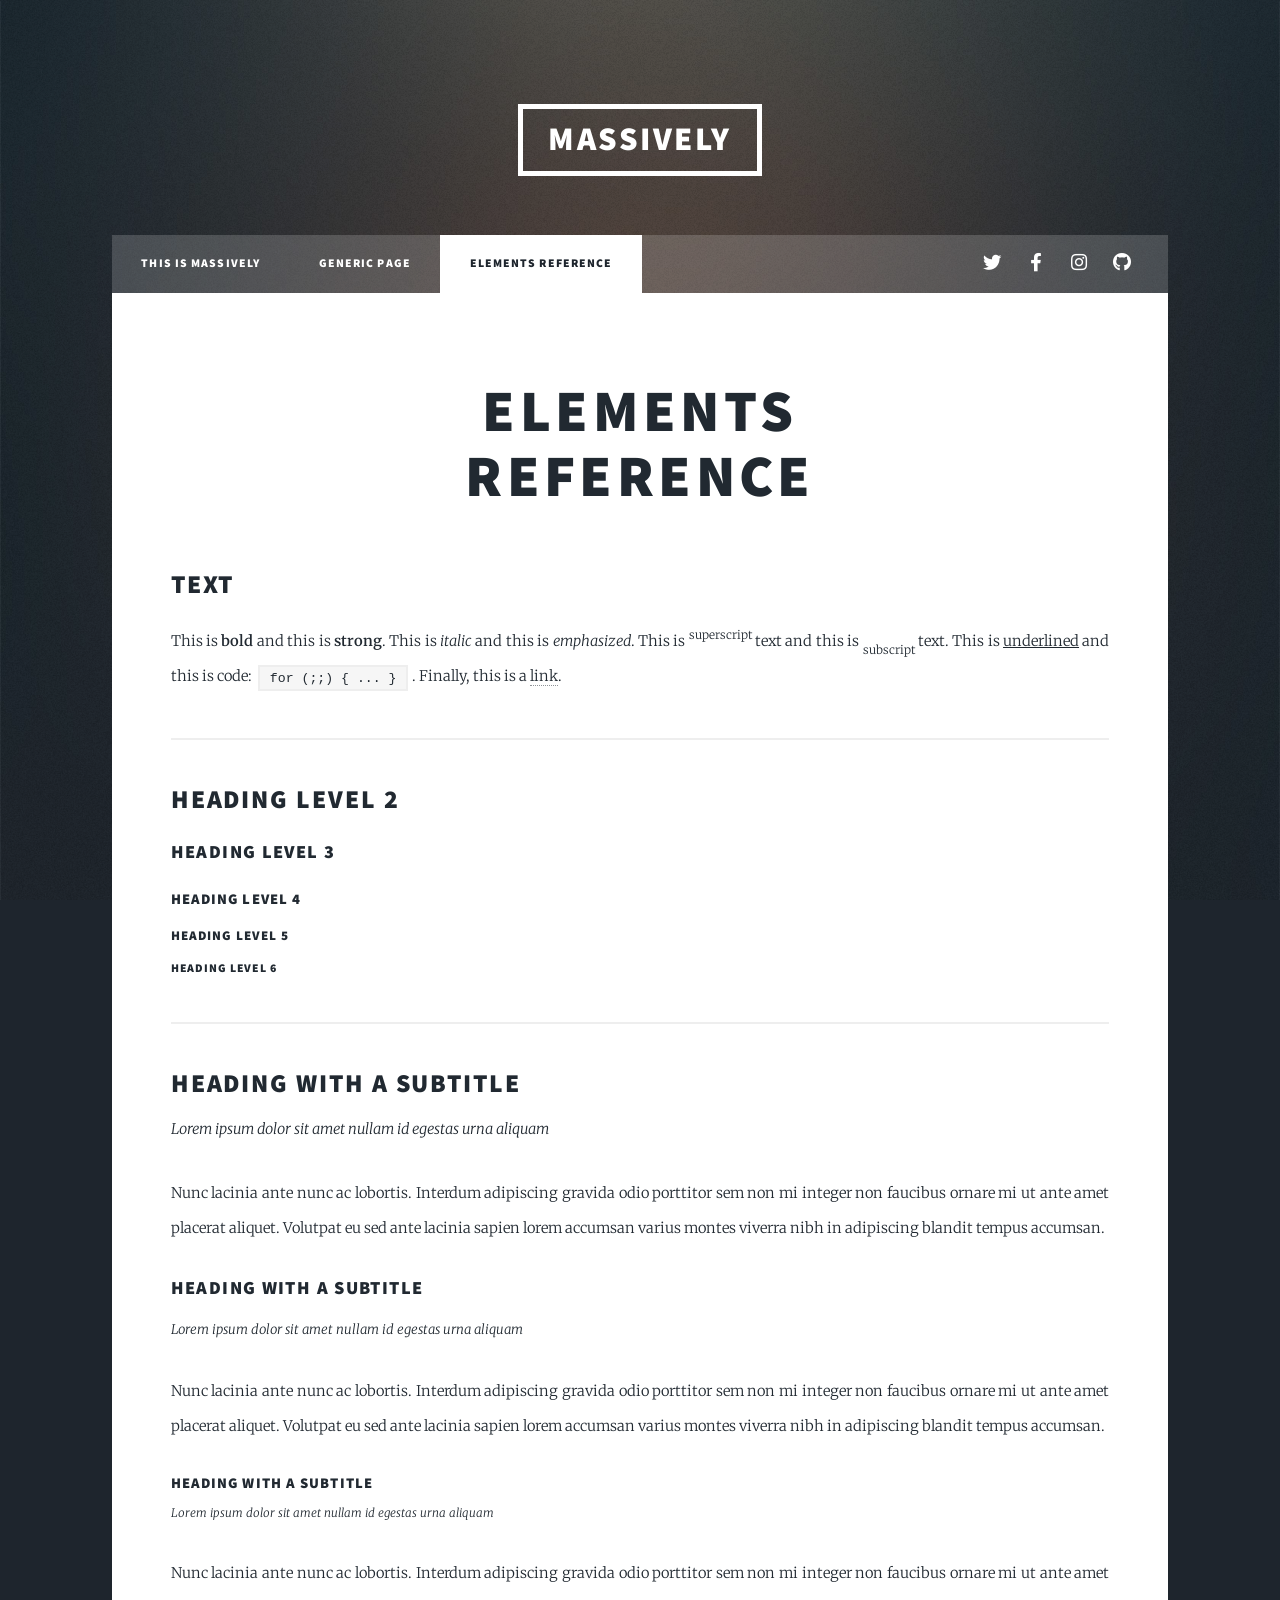
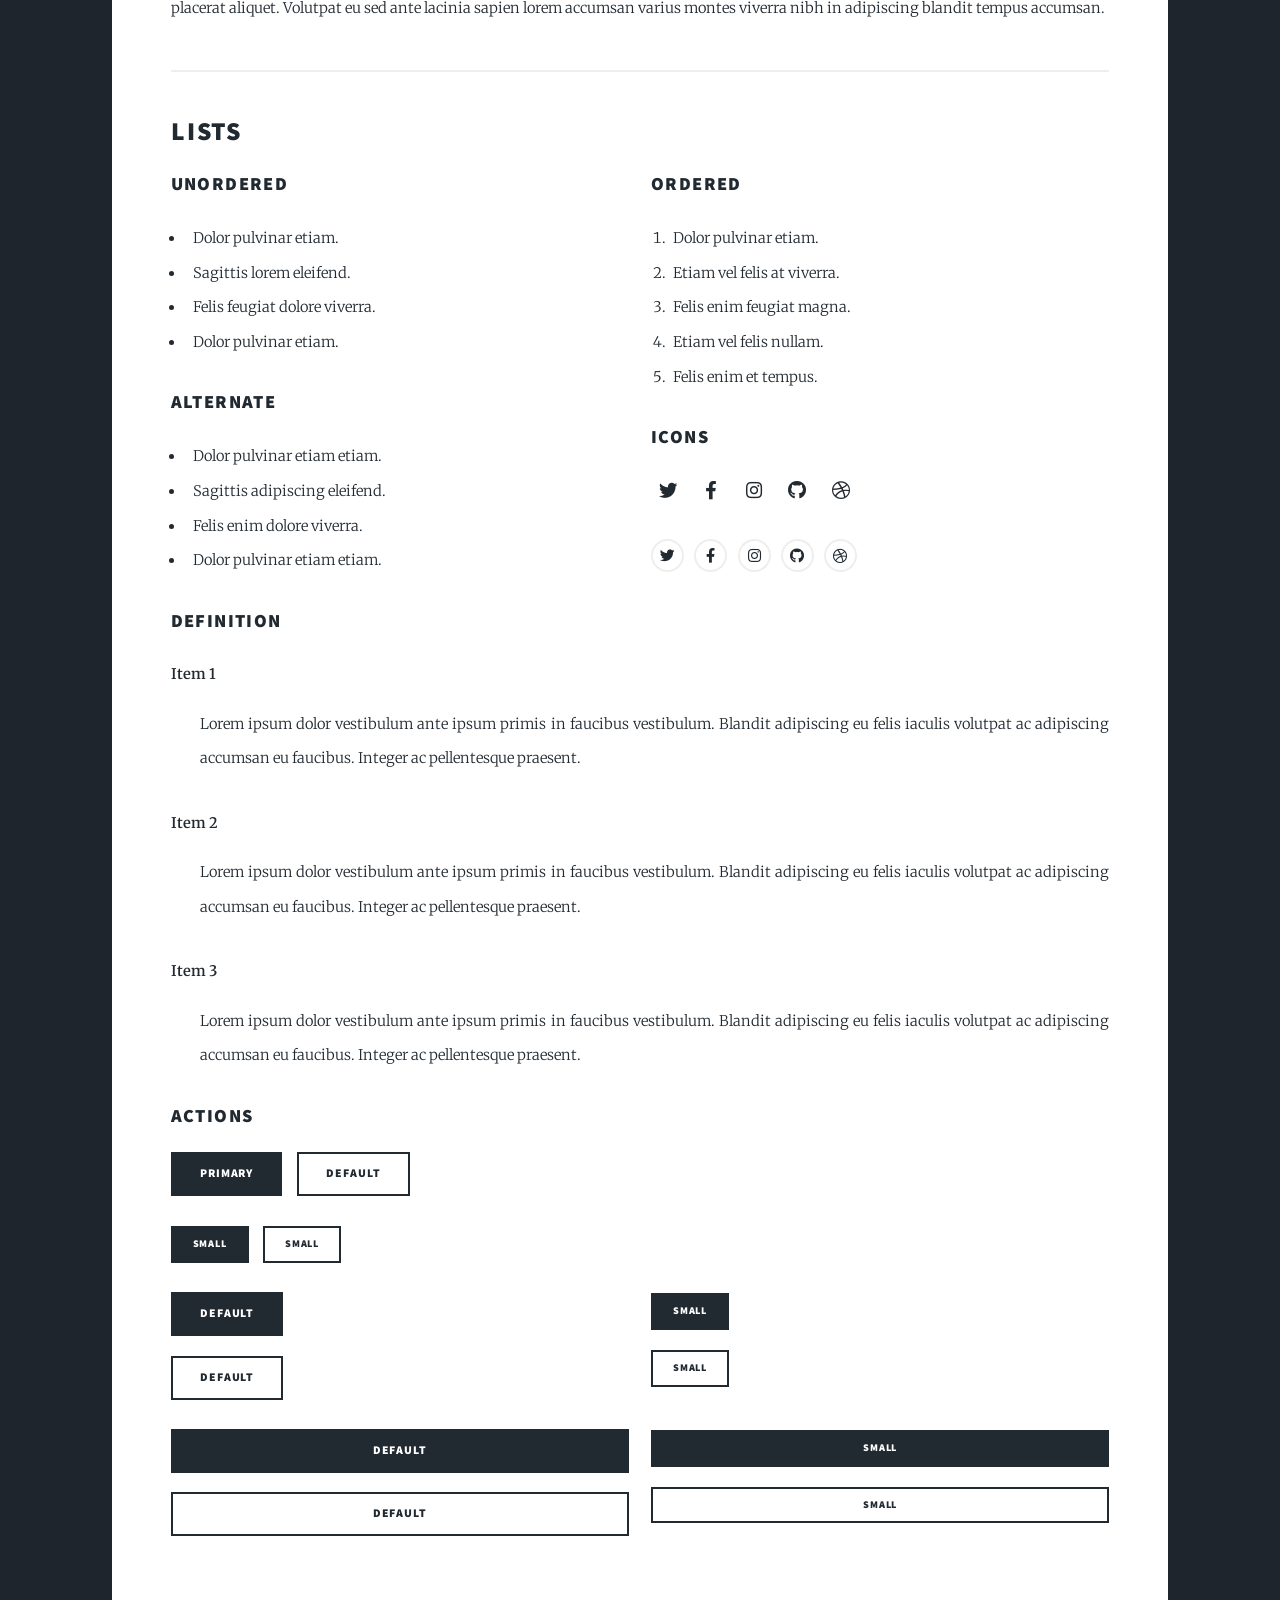
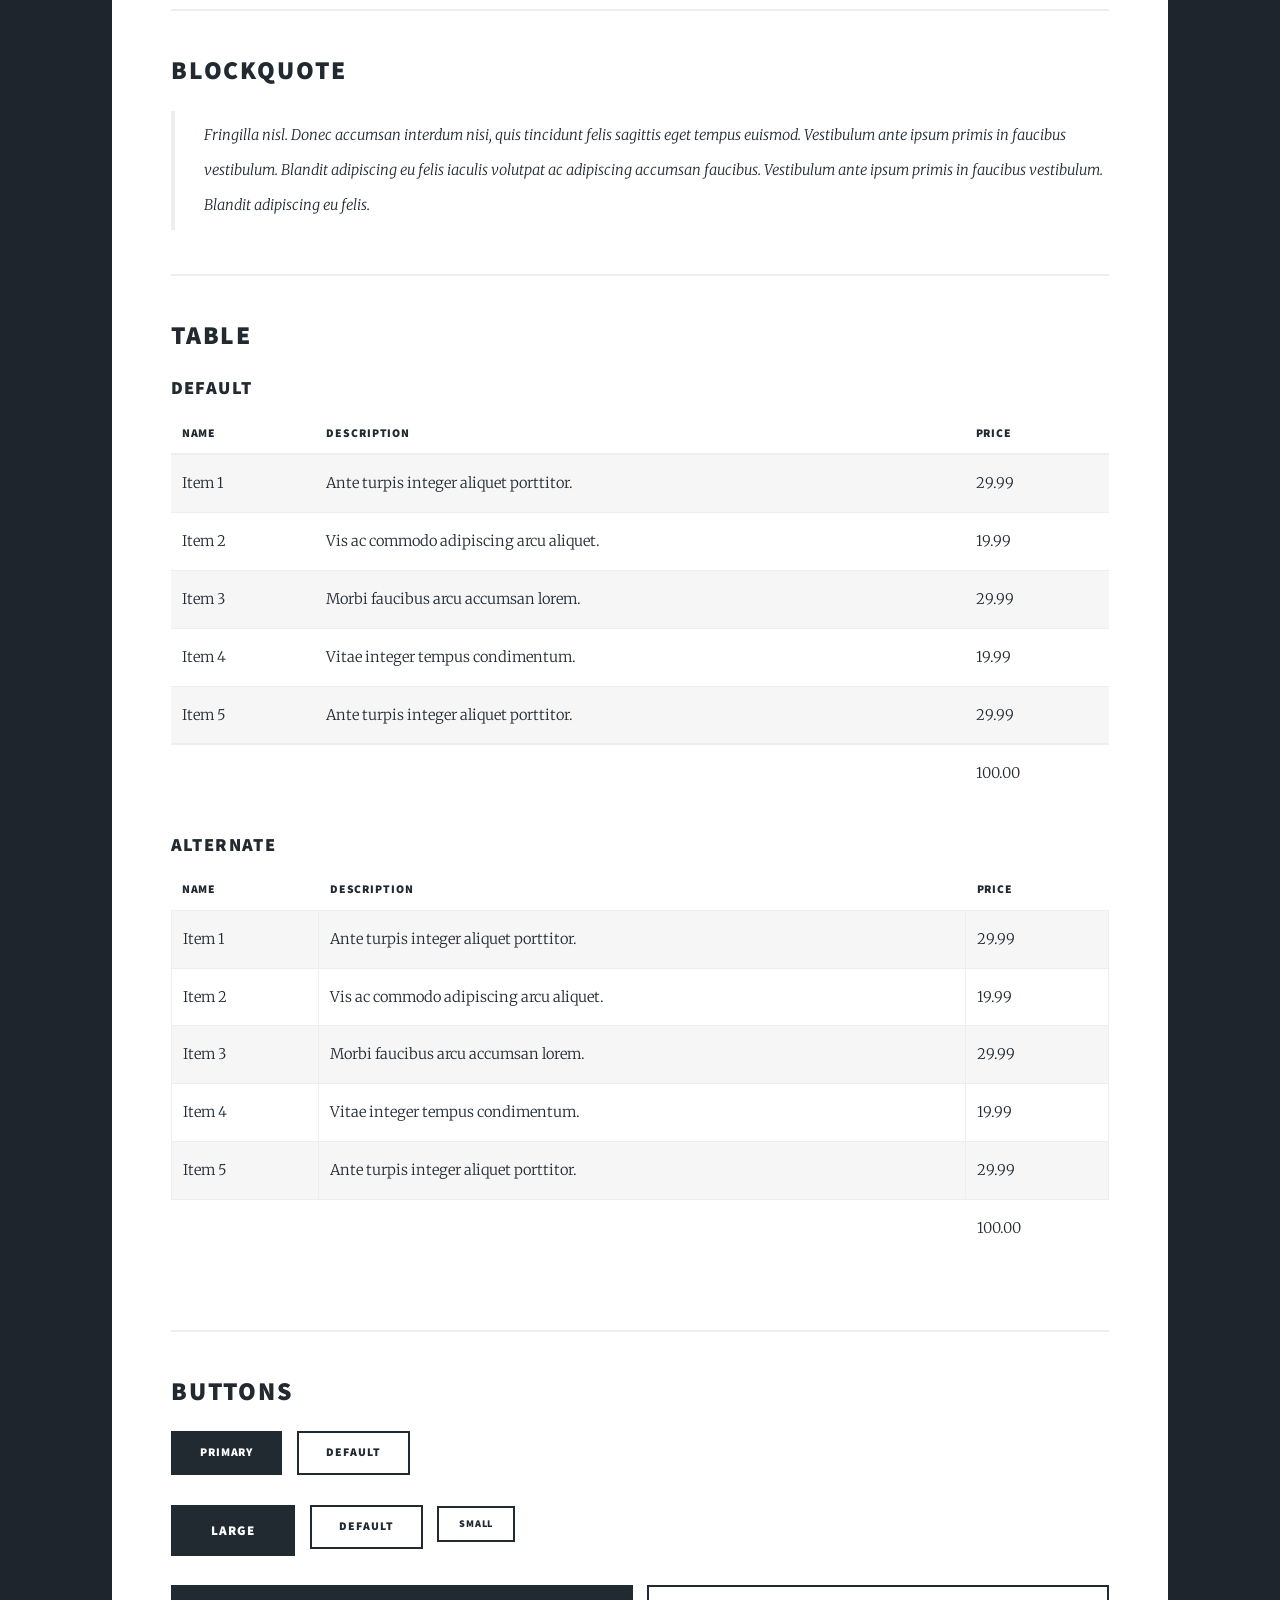
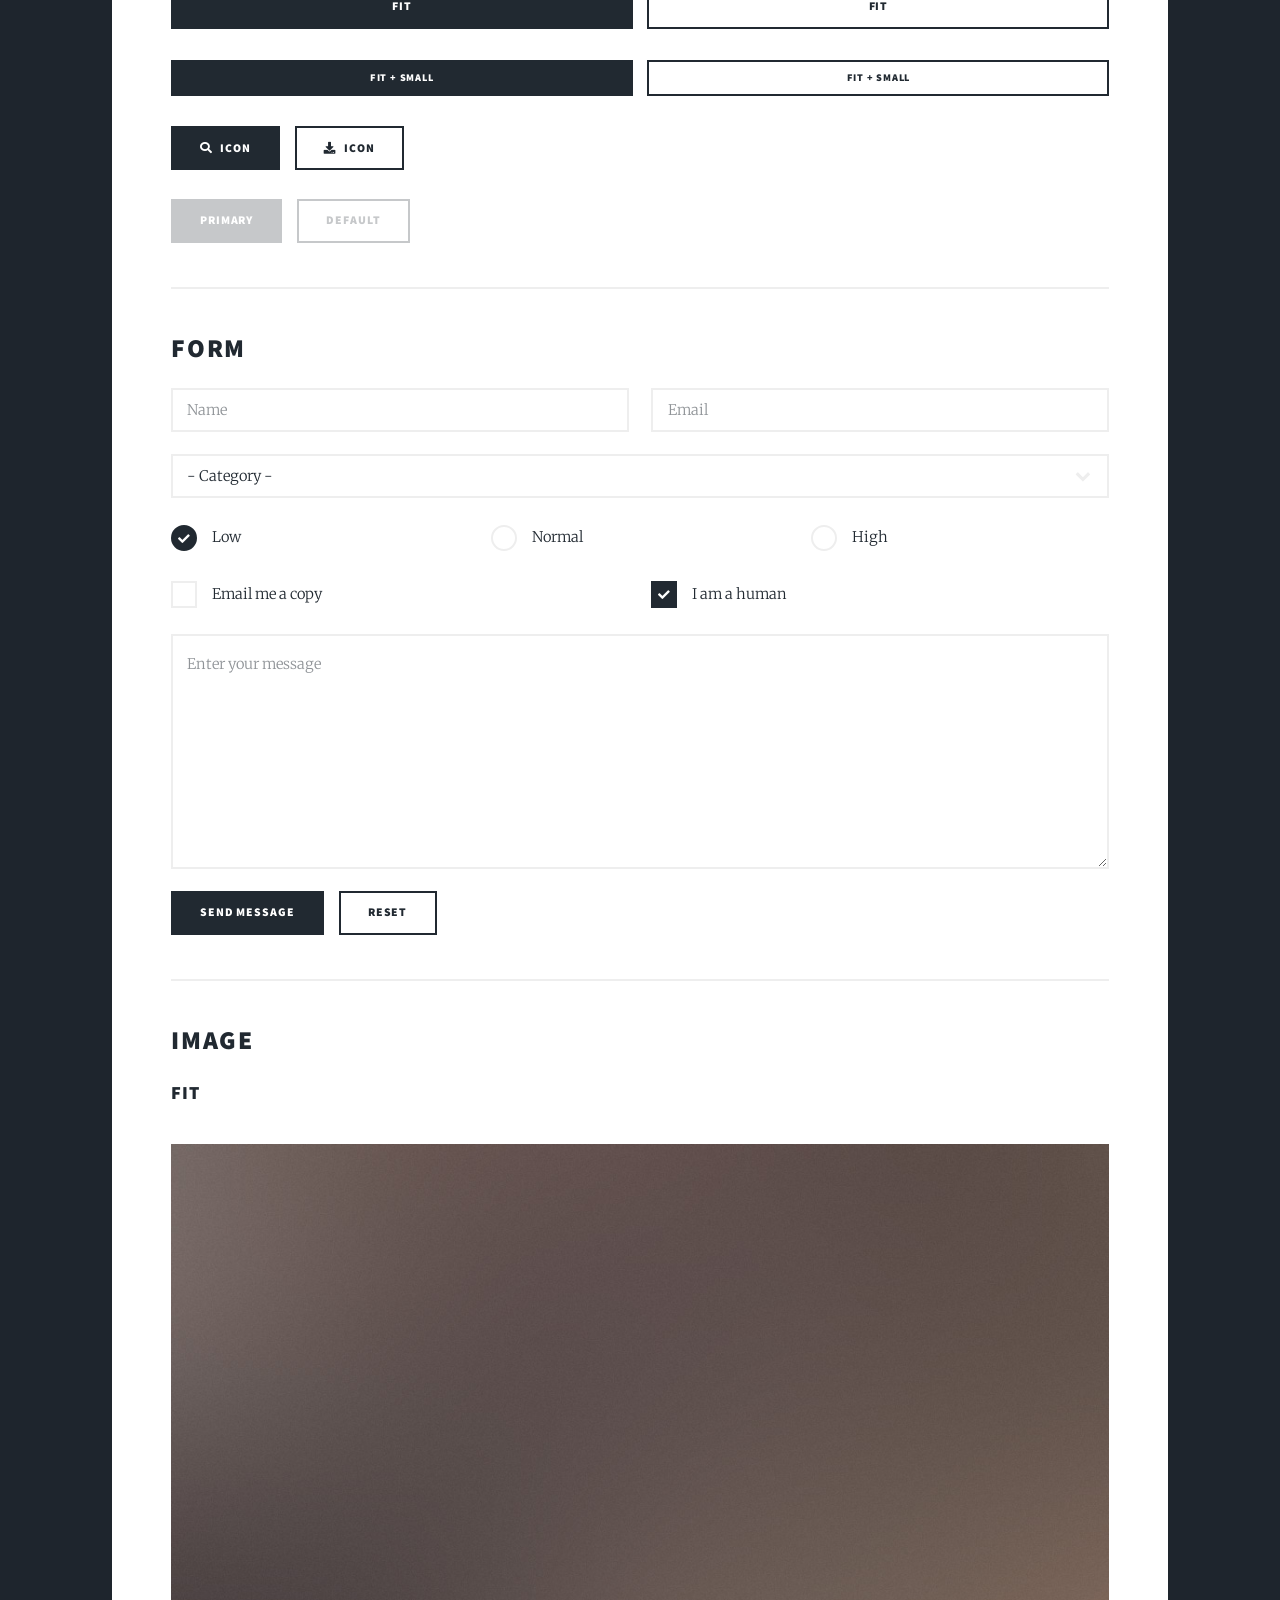
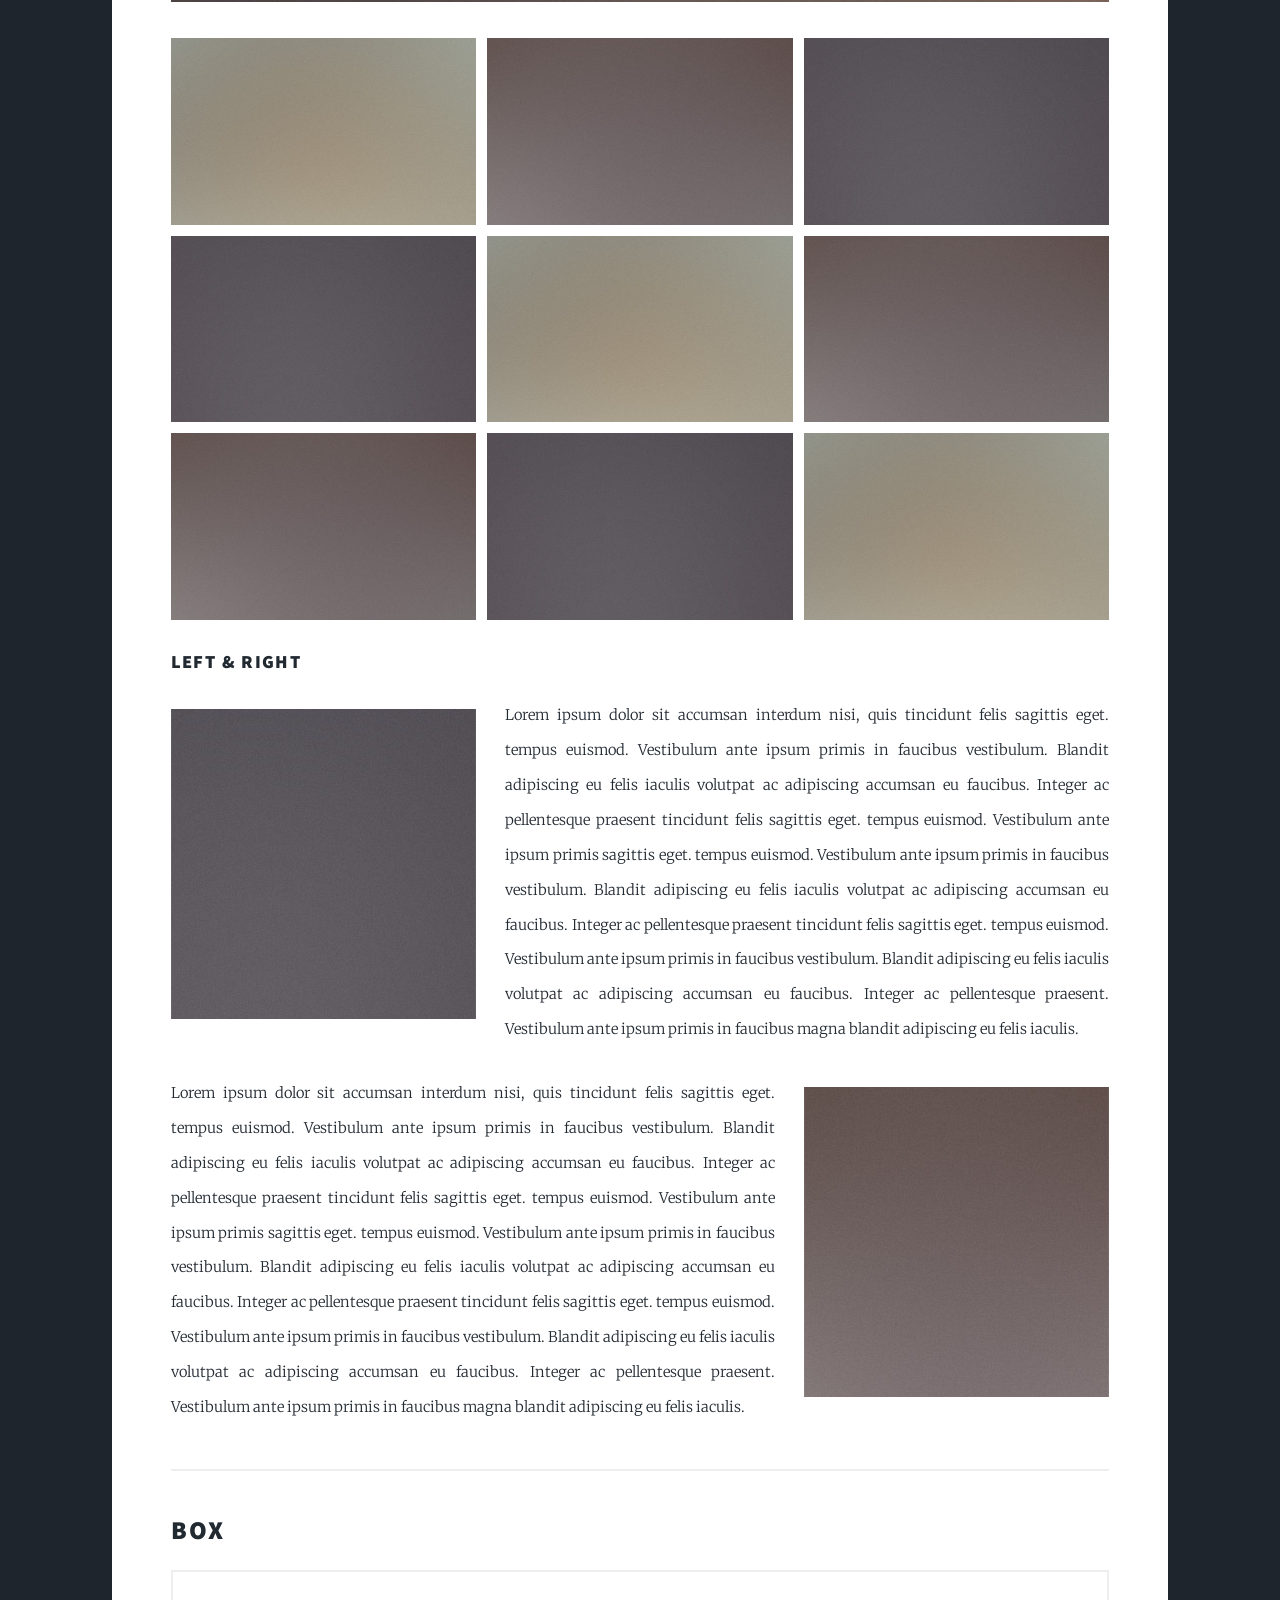
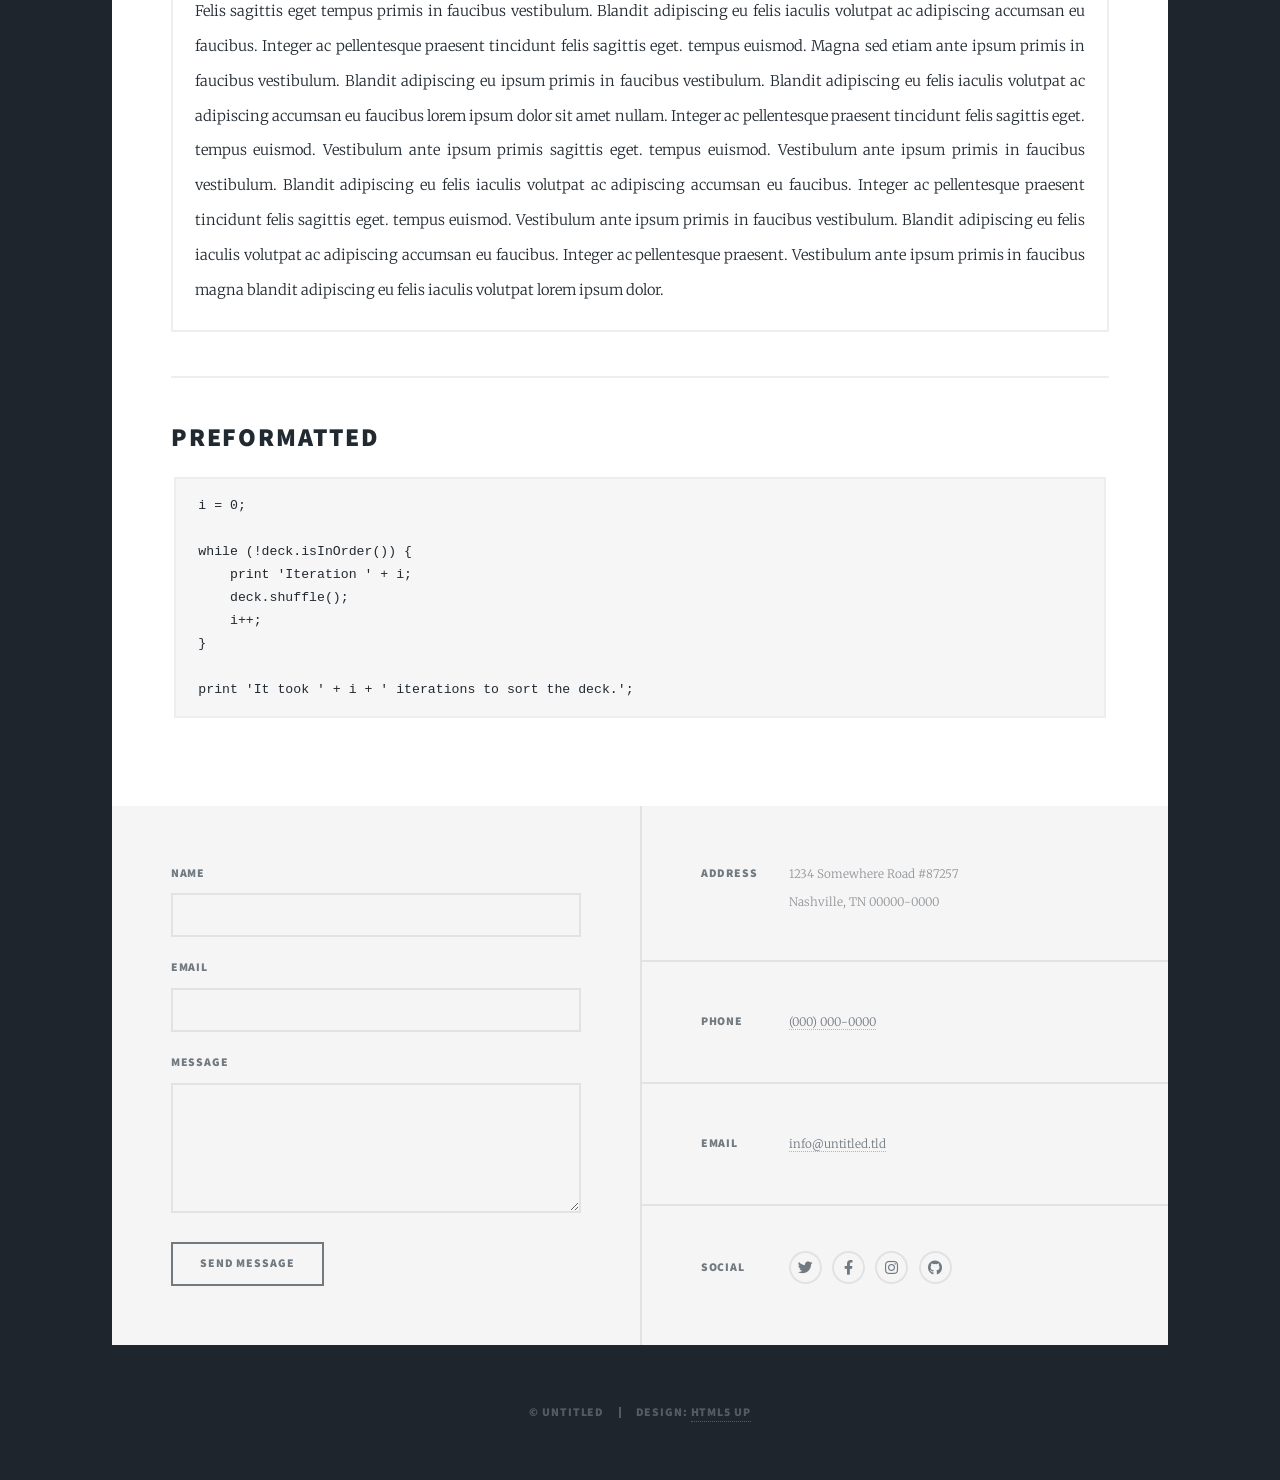
<file: elements.html>
<!DOCTYPE HTML>
<!--
	Massively by HTML5 UP
	html5up.net | @ajlkn
	Free for personal and commercial use under the CCA 3.0 license (html5up.net/license)
-->
<html>
	<head>
		<title>Elements Reference - Massively by HTML5 UP</title>
		<meta charset="utf-8" />
		<meta name="viewport" content="width=device-width, initial-scale=1, user-scalable=no" />
		<link rel="stylesheet" href="assets/css/main.css" />
		<noscript><link rel="stylesheet" href="assets/css/noscript.css" /></noscript>
	</head>
	<body class="is-preload">

		<!-- Wrapper -->
			<div id="wrapper">

				<!-- Header -->
					<header id="header">
						<a href="index.html" class="logo">Massively</a>
					</header>

				<!-- Nav -->
					<nav id="nav">
						<ul class="links">
							<li><a href="index.html">This is Massively</a></li>
							<li><a href="generic.html">Generic Page</a></li>
							<li class="active"><a href="elements.html">Elements Reference</a></li>
						</ul>
						<ul class="icons">
							<li><a href="#" class="icon brands fa-twitter"><span class="label">Twitter</span></a></li>
							<li><a href="#" class="icon brands fa-facebook-f"><span class="label">Facebook</span></a></li>
							<li><a href="#" class="icon brands fa-instagram"><span class="label">Instagram</span></a></li>
							<li><a href="#" class="icon brands fa-github"><span class="label">GitHub</span></a></li>
						</ul>
					</nav>

				<!-- Main -->
					<div id="main">

						<!-- Post -->
							<section class="post">
								<header class="major">
									<h1>Elements<br />
									Reference</h1>
								</header>

								<!-- Text stuff -->
									<h2>Text</h2>
									<p>This is <b>bold</b> and this is <strong>strong</strong>. This is <i>italic</i> and this is <em>emphasized</em>.
									This is <sup>superscript</sup> text and this is <sub>subscript</sub> text.
									This is <u>underlined</u> and this is code: <code>for (;;) { ... }</code>.
									Finally, this is a <a href="#">link</a>.</p>
									<hr />
									<h2>Heading Level 2</h2>
									<h3>Heading Level 3</h3>
									<h4>Heading Level 4</h4>
									<h5>Heading Level 5</h5>
									<h6>Heading Level 6</h6>
									<hr />
									<header>
										<h2>Heading with a Subtitle</h2>
										<p>Lorem ipsum dolor sit amet nullam id egestas urna aliquam</p>
									</header>
									<p>Nunc lacinia ante nunc ac lobortis. Interdum adipiscing gravida odio porttitor sem non mi integer non faucibus ornare mi ut ante amet placerat aliquet. Volutpat eu sed ante lacinia sapien lorem accumsan varius montes viverra nibh in adipiscing blandit tempus accumsan.</p>
									<header>
										<h3>Heading with a Subtitle</h3>
										<p>Lorem ipsum dolor sit amet nullam id egestas urna aliquam</p>
									</header>
									<p>Nunc lacinia ante nunc ac lobortis. Interdum adipiscing gravida odio porttitor sem non mi integer non faucibus ornare mi ut ante amet placerat aliquet. Volutpat eu sed ante lacinia sapien lorem accumsan varius montes viverra nibh in adipiscing blandit tempus accumsan.</p>
									<header>
										<h4>Heading with a Subtitle</h4>
										<p>Lorem ipsum dolor sit amet nullam id egestas urna aliquam</p>
									</header>
									<p>Nunc lacinia ante nunc ac lobortis. Interdum adipiscing gravida odio porttitor sem non mi integer non faucibus ornare mi ut ante amet placerat aliquet. Volutpat eu sed ante lacinia sapien lorem accumsan varius montes viverra nibh in adipiscing blandit tempus accumsan.</p>

									<hr />

								<!-- Lists -->
									<h2>Lists</h2>
									<div class="row">
										<div class="col-6 col-12-small">

											<h3>Unordered</h3>
											<ul>
												<li>Dolor pulvinar etiam.</li>
												<li>Sagittis lorem eleifend.</li>
												<li>Felis feugiat dolore viverra.</li>
												<li>Dolor pulvinar etiam.</li>
											</ul>

											<h3>Alternate</h3>
											<ul class="alt">
												<li>Dolor pulvinar etiam etiam.</li>
												<li>Sagittis adipiscing eleifend.</li>
												<li>Felis enim dolore viverra.</li>
												<li>Dolor pulvinar etiam etiam.</li>
											</ul>

										</div>
										<div class="col-6 col-12-small">

											<h3>Ordered</h3>
											<ol>
												<li>Dolor pulvinar etiam.</li>
												<li>Etiam vel felis at viverra.</li>
												<li>Felis enim feugiat magna.</li>
												<li>Etiam vel felis nullam.</li>
												<li>Felis enim et tempus.</li>
											</ol>

											<h3>Icons</h3>
											<ul class="icons">
												<li><a href="#" class="icon brands fa-twitter"><span class="label">Twitter</span></a></li>
												<li><a href="#" class="icon brands fa-facebook-f"><span class="label">Facebook</span></a></li>
												<li><a href="#" class="icon brands fa-instagram"><span class="label">Instagram</span></a></li>
												<li><a href="#" class="icon brands fa-github"><span class="label">Github</span></a></li>
												<li><a href="#" class="icon brands fa-dribbble"><span class="label">Dribbble</span></a></li>
											</ul>
											<ul class="icons alt">
												<li><a href="#" class="icon brands alt fa-twitter"><span class="label">Twitter</span></a></li>
												<li><a href="#" class="icon brands alt fa-facebook-f"><span class="label">Facebook</span></a></li>
												<li><a href="#" class="icon brands alt fa-instagram"><span class="label">Instagram</span></a></li>
												<li><a href="#" class="icon brands alt fa-github"><span class="label">Github</span></a></li>
												<li><a href="#" class="icon brands alt fa-dribbble"><span class="label">Dribbble</span></a></li>
											</ul>

										</div>
									</div>
									<h3>Definition</h3>
									<dl>
										<dt>Item 1</dt>
										<dd>
											<p>Lorem ipsum dolor vestibulum ante ipsum primis in faucibus vestibulum. Blandit adipiscing eu felis iaculis volutpat ac adipiscing accumsan eu faucibus. Integer ac pellentesque praesent.</p>
										</dd>
										<dt>Item 2</dt>
										<dd>
											<p>Lorem ipsum dolor vestibulum ante ipsum primis in faucibus vestibulum. Blandit adipiscing eu felis iaculis volutpat ac adipiscing accumsan eu faucibus. Integer ac pellentesque praesent.</p>
										</dd>
										<dt>Item 3</dt>
										<dd>
											<p>Lorem ipsum dolor vestibulum ante ipsum primis in faucibus vestibulum. Blandit adipiscing eu felis iaculis volutpat ac adipiscing accumsan eu faucibus. Integer ac pellentesque praesent.</p>
										</dd>
									</dl>

									<h3>Actions</h3>
									<ul class="actions">
										<li><a href="#" class="button primary">Primary</a></li>
										<li><a href="#" class="button">Default</a></li>
									</ul>
									<ul class="actions small">
										<li><a href="#" class="button primary small">Small</a></li>
										<li><a href="#" class="button small">Small</a></li>
									</ul>
									<div class="row">
										<div class="col-6 col-12-small">
											<ul class="actions stacked">
												<li><a href="#" class="button primary">Default</a></li>
												<li><a href="#" class="button">Default</a></li>
											</ul>
										</div>
										<div class="col-6 col-12-small">
											<ul class="actions stacked">
												<li><a href="#" class="button primary small">Small</a></li>
												<li><a href="#" class="button small">Small</a></li>
											</ul>
										</div>
									</div>
									<div class="row">
										<div class="col-6 col-12-small">
											<ul class="actions stacked">
												<li><a href="#" class="button primary fit">Default</a></li>
												<li><a href="#" class="button fit">Default</a></li>
											</ul>
										</div>
										<div class="col-6 col-12-small">
											<ul class="actions stacked">
												<li><a href="#" class="button primary small fit">Small</a></li>
												<li><a href="#" class="button small fit">Small</a></li>
											</ul>
										</div>
									</div>

									<hr />

								<!-- Blockquote -->
									<h2>Blockquote</h2>
									<blockquote>Fringilla nisl. Donec accumsan interdum nisi, quis tincidunt felis sagittis eget tempus euismod. Vestibulum ante ipsum primis in faucibus vestibulum. Blandit adipiscing eu felis iaculis volutpat ac adipiscing accumsan faucibus. Vestibulum ante ipsum primis in faucibus vestibulum. Blandit adipiscing eu felis.</blockquote>

									<hr />

								<!-- Table -->
									<h2>Table</h2>

									<h3>Default</h3>
									<div class="table-wrapper">
										<table>
											<thead>
												<tr>
													<th>Name</th>
													<th>Description</th>
													<th>Price</th>
												</tr>
											</thead>
											<tbody>
												<tr>
													<td>Item 1</td>
													<td>Ante turpis integer aliquet porttitor.</td>
													<td>29.99</td>
												</tr>
												<tr>
													<td>Item 2</td>
													<td>Vis ac commodo adipiscing arcu aliquet.</td>
													<td>19.99</td>
												</tr>
												<tr>
													<td>Item 3</td>
													<td> Morbi faucibus arcu accumsan lorem.</td>
													<td>29.99</td>
												</tr>
												<tr>
													<td>Item 4</td>
													<td>Vitae integer tempus condimentum.</td>
													<td>19.99</td>
												</tr>
												<tr>
													<td>Item 5</td>
													<td>Ante turpis integer aliquet porttitor.</td>
													<td>29.99</td>
												</tr>
											</tbody>
											<tfoot>
												<tr>
													<td colspan="2"></td>
													<td>100.00</td>
												</tr>
											</tfoot>
										</table>
									</div>

									<h3>Alternate</h3>
									<div class="table-wrapper">
										<table class="alt">
											<thead>
												<tr>
													<th>Name</th>
													<th>Description</th>
													<th>Price</th>
												</tr>
											</thead>
											<tbody>
												<tr>
													<td>Item 1</td>
													<td>Ante turpis integer aliquet porttitor.</td>
													<td>29.99</td>
												</tr>
												<tr>
													<td>Item 2</td>
													<td>Vis ac commodo adipiscing arcu aliquet.</td>
													<td>19.99</td>
												</tr>
												<tr>
													<td>Item 3</td>
													<td> Morbi faucibus arcu accumsan lorem.</td>
													<td>29.99</td>
												</tr>
												<tr>
													<td>Item 4</td>
													<td>Vitae integer tempus condimentum.</td>
													<td>19.99</td>
												</tr>
												<tr>
													<td>Item 5</td>
													<td>Ante turpis integer aliquet porttitor.</td>
													<td>29.99</td>
												</tr>
											</tbody>
											<tfoot>
												<tr>
													<td colspan="2"></td>
													<td>100.00</td>
												</tr>
											</tfoot>
										</table>
									</div>

									<hr />

								<!-- Buttons -->
									<h2>Buttons</h2>
									<ul class="actions">
										<li><a href="#" class="button primary">Primary</a></li>
										<li><a href="#" class="button">Default</a></li>
									</ul>
									<ul class="actions">
										<li><a href="#" class="button primary large">Large</a></li>
										<li><a href="#" class="button">Default</a></li>
										<li><a href="#" class="button small">Small</a></li>
									</ul>
									<ul class="actions fit">
										<li><a href="#" class="button primary fit">Fit</a></li>
										<li><a href="#" class="button fit">Fit</a></li>
									</ul>
									<ul class="actions fit small">
										<li><a href="#" class="button primary fit small">Fit + Small</a></li>
										<li><a href="#" class="button fit small">Fit + Small</a></li>
									</ul>
									<ul class="actions">
										<li><a href="#" class="button primary icon solid fa-search">Icon</a></li>
										<li><a href="#" class="button icon solid fa-download">Icon</a></li>
									</ul>
									<ul class="actions">
										<li><span class="button primary disabled">Primary</span></li>
										<li><span class="button disabled">Default</span></li>
									</ul>

									<hr />

								<!-- Form -->
									<h2>Form</h2>

									<form method="post" action="#">
										<div class="row gtr-uniform">
											<div class="col-6 col-12-xsmall">
												<input type="text" name="demo-name" id="demo-name" value="" placeholder="Name" />
											</div>
											<div class="col-6 col-12-xsmall">
												<input type="email" name="demo-email" id="demo-email" value="" placeholder="Email" />
											</div>
											<!-- Break -->
											<div class="col-12">
												<select name="demo-category" id="demo-category">
													<option value="">- Category -</option>
													<option value="1">Manufacturing</option>
													<option value="1">Shipping</option>
													<option value="1">Administration</option>
													<option value="1">Human Resources</option>
												</select>
											</div>
											<!-- Break -->
											<div class="col-4 col-12-small">
												<input type="radio" id="demo-priority-low" name="demo-priority" checked>
												<label for="demo-priority-low">Low</label>
											</div>
											<div class="col-4 col-12-small">
												<input type="radio" id="demo-priority-normal" name="demo-priority">
												<label for="demo-priority-normal">Normal</label>
											</div>
											<div class="col-4 col-12-small">
												<input type="radio" id="demo-priority-high" name="demo-priority">
												<label for="demo-priority-high">High</label>
											</div>
											<!-- Break -->
											<div class="col-6 col-12-small">
												<input type="checkbox" id="demo-copy" name="demo-copy">
												<label for="demo-copy">Email me a copy</label>
											</div>
											<div class="col-6 col-12-small">
												<input type="checkbox" id="demo-human" name="demo-human" checked>
												<label for="demo-human">I am a human</label>
											</div>
											<!-- Break -->
											<div class="col-12">
												<textarea name="demo-message" id="demo-message" placeholder="Enter your message" rows="6"></textarea>
											</div>
											<!-- Break -->
											<div class="col-12">
												<ul class="actions">
													<li><input type="submit" value="Send Message" class="primary" /></li>
													<li><input type="reset" value="Reset" /></li>
												</ul>
											</div>
										</div>
									</form>

									<hr />

								<!-- Image -->
									<h2>Image</h2>

									<h3>Fit</h3>
									<span class="image fit"><img src="images/pic01.jpg" alt="" /></span>
									<div class="box alt">
										<div class="row gtr-50 gtr-uniform">
											<div class="col-4"><span class="image fit"><img src="images/pic02.jpg" alt="" /></span></div>
											<div class="col-4"><span class="image fit"><img src="images/pic03.jpg" alt="" /></span></div>
											<div class="col-4"><span class="image fit"><img src="images/pic04.jpg" alt="" /></span></div>
											<!-- Break -->
											<div class="col-4"><span class="image fit"><img src="images/pic04.jpg" alt="" /></span></div>
											<div class="col-4"><span class="image fit"><img src="images/pic02.jpg" alt="" /></span></div>
											<div class="col-4"><span class="image fit"><img src="images/pic03.jpg" alt="" /></span></div>
											<!-- Break -->
											<div class="col-4"><span class="image fit"><img src="images/pic03.jpg" alt="" /></span></div>
											<div class="col-4"><span class="image fit"><img src="images/pic04.jpg" alt="" /></span></div>
											<div class="col-4"><span class="image fit"><img src="images/pic02.jpg" alt="" /></span></div>
										</div>
									</div>

									<h3>Left &amp; Right</h3>
									<p><span class="image left"><img src="images/pic08.jpg" alt="" /></span>Lorem ipsum dolor sit accumsan interdum nisi, quis tincidunt felis sagittis eget. tempus euismod. Vestibulum ante ipsum primis in faucibus vestibulum. Blandit adipiscing eu felis iaculis volutpat ac adipiscing accumsan eu faucibus. Integer ac pellentesque praesent tincidunt felis sagittis eget. tempus euismod. Vestibulum ante ipsum primis sagittis eget. tempus euismod. Vestibulum ante ipsum primis in faucibus vestibulum. Blandit adipiscing eu felis iaculis volutpat ac adipiscing accumsan eu faucibus. Integer ac pellentesque praesent tincidunt felis sagittis eget. tempus euismod. Vestibulum ante ipsum primis in faucibus vestibulum. Blandit adipiscing eu felis iaculis volutpat ac adipiscing accumsan eu faucibus. Integer ac pellentesque praesent. Vestibulum ante ipsum primis in faucibus magna blandit adipiscing eu felis iaculis.</p>
									<p><span class="image right"><img src="images/pic09.jpg" alt="" /></span>Lorem ipsum dolor sit accumsan interdum nisi, quis tincidunt felis sagittis eget. tempus euismod. Vestibulum ante ipsum primis in faucibus vestibulum. Blandit adipiscing eu felis iaculis volutpat ac adipiscing accumsan eu faucibus. Integer ac pellentesque praesent tincidunt felis sagittis eget. tempus euismod. Vestibulum ante ipsum primis sagittis eget. tempus euismod. Vestibulum ante ipsum primis in faucibus vestibulum. Blandit adipiscing eu felis iaculis volutpat ac adipiscing accumsan eu faucibus. Integer ac pellentesque praesent tincidunt felis sagittis eget. tempus euismod. Vestibulum ante ipsum primis in faucibus vestibulum. Blandit adipiscing eu felis iaculis volutpat ac adipiscing accumsan eu faucibus. Integer ac pellentesque praesent. Vestibulum ante ipsum primis in faucibus magna blandit adipiscing eu felis iaculis.</p>

									<hr />

								<!-- Box -->
									<h2>Box</h2>
									<div class="box">
										<p>Felis sagittis eget tempus primis in faucibus vestibulum. Blandit adipiscing eu felis iaculis volutpat ac adipiscing accumsan eu faucibus. Integer ac pellentesque praesent tincidunt felis sagittis eget. tempus euismod. Magna sed etiam ante ipsum primis in faucibus vestibulum. Blandit adipiscing eu ipsum primis in faucibus vestibulum. Blandit adipiscing eu felis iaculis volutpat ac adipiscing accumsan eu faucibus lorem ipsum dolor sit amet nullam. Integer ac pellentesque praesent tincidunt felis sagittis eget. tempus euismod. Vestibulum ante ipsum primis sagittis eget. tempus euismod. Vestibulum ante ipsum primis in faucibus vestibulum. Blandit adipiscing eu felis iaculis volutpat ac adipiscing accumsan eu faucibus. Integer ac pellentesque praesent tincidunt felis sagittis eget. tempus euismod. Vestibulum ante ipsum primis in faucibus vestibulum. Blandit adipiscing eu felis iaculis volutpat ac adipiscing accumsan eu faucibus. Integer ac pellentesque praesent. Vestibulum ante ipsum primis in faucibus magna blandit adipiscing eu felis iaculis volutpat lorem ipsum dolor.</p>
									</div>

									<hr />

								<!-- Preformatted Code -->
									<h2>Preformatted</h2>
									<pre><code>i = 0;

while (!deck.isInOrder()) {
    print 'Iteration ' + i;
    deck.shuffle();
    i++;
}

print 'It took ' + i + ' iterations to sort the deck.';
</code></pre>

							</section>

					</div>

				<!-- Footer -->
					<footer id="footer">
						<section>
							<form method="post" action="#">
								<div class="fields">
									<div class="field">
										<label for="name">Name</label>
										<input type="text" name="name" id="name" />
									</div>
									<div class="field">
										<label for="email">Email</label>
										<input type="text" name="email" id="email" />
									</div>
									<div class="field">
										<label for="message">Message</label>
										<textarea name="message" id="message" rows="3"></textarea>
									</div>
								</div>
								<ul class="actions">
									<li><input type="submit" value="Send Message" /></li>
								</ul>
							</form>
						</section>
						<section class="split contact">
							<section class="alt">
								<h3>Address</h3>
								<p>1234 Somewhere Road #87257<br />
								Nashville, TN 00000-0000</p>
							</section>
							<section>
								<h3>Phone</h3>
								<p><a href="#">(000) 000-0000</a></p>
							</section>
							<section>
								<h3>Email</h3>
								<p><a href="#">info@untitled.tld</a></p>
							</section>
							<section>
								<h3>Social</h3>
								<ul class="icons alt">
									<li><a href="#" class="icon brands alt fa-twitter"><span class="label">Twitter</span></a></li>
									<li><a href="#" class="icon brands alt fa-facebook-f"><span class="label">Facebook</span></a></li>
									<li><a href="#" class="icon brands alt fa-instagram"><span class="label">Instagram</span></a></li>
									<li><a href="#" class="icon brands alt fa-github"><span class="label">GitHub</span></a></li>
								</ul>
							</section>
						</section>
					</footer>

				<!-- Copyright -->
					<div id="copyright">
						<ul><li>&copy; Untitled</li><li>Design: <a href="https://html5up.net">HTML5 UP</a></li></ul>
					</div>

			</div>

		<!-- Scripts -->
			<script src="assets/js/jquery.min.js"></script>
			<script src="assets/js/jquery.scrollex.min.js"></script>
			<script src="assets/js/jquery.scrolly.min.js"></script>
			<script src="assets/js/browser.min.js"></script>
			<script src="assets/js/breakpoints.min.js"></script>
			<script src="assets/js/util.js"></script>
			<script src="assets/js/main.js"></script>

	</body>
</html>
</file>
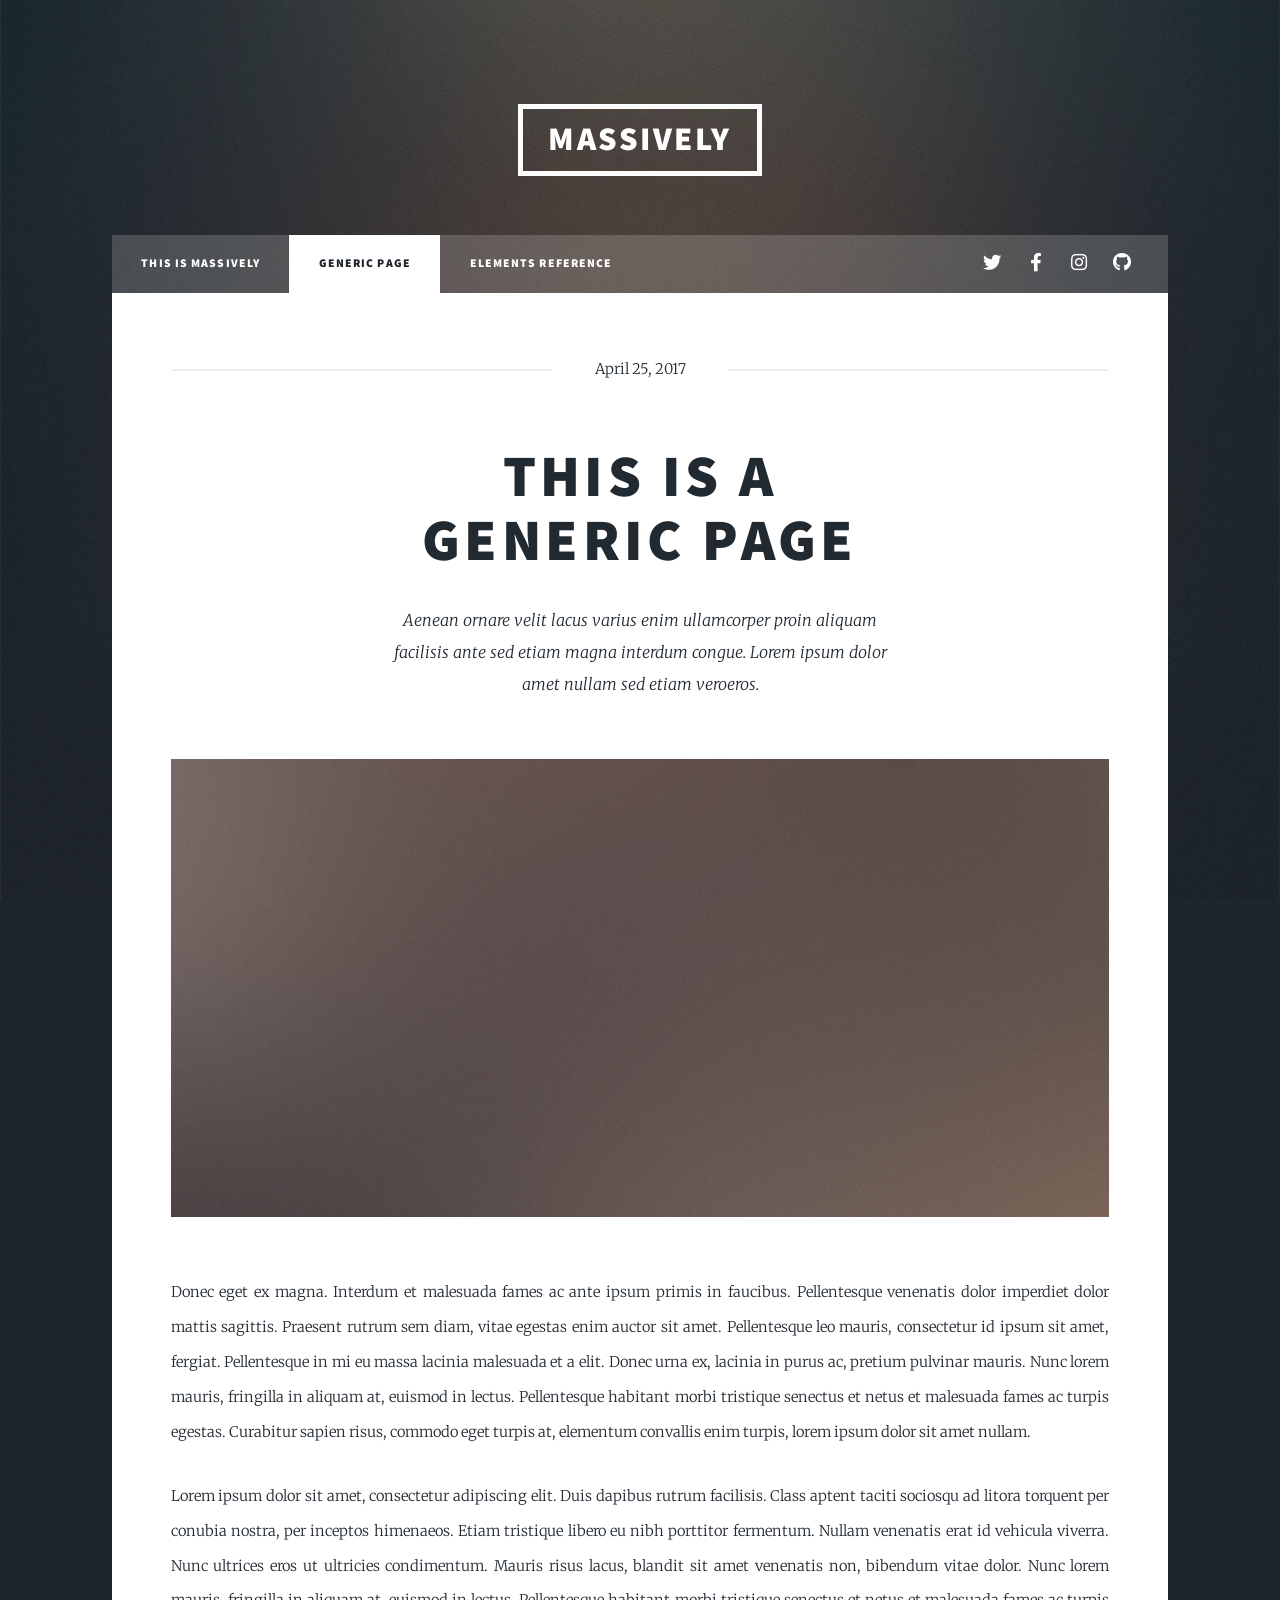
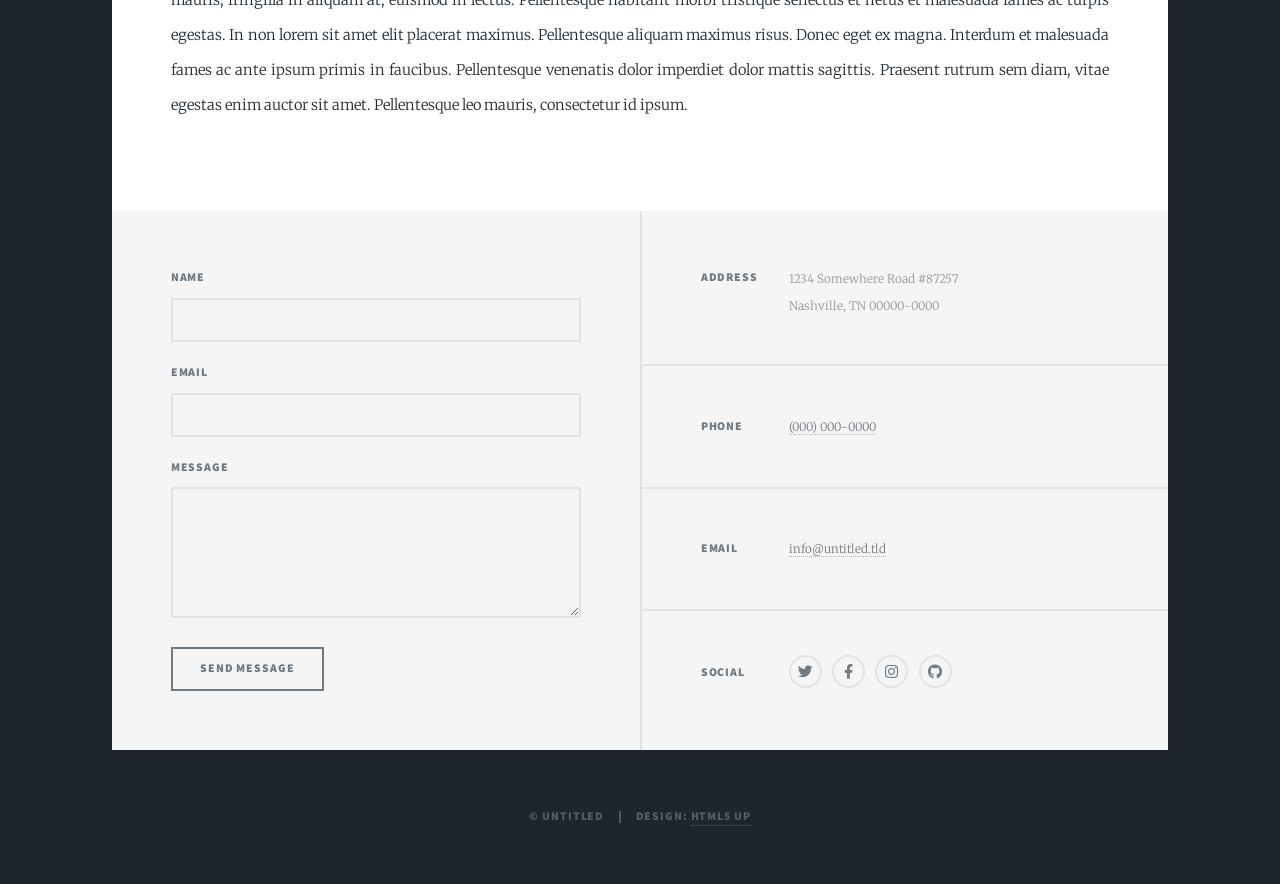
<file: generic.html>
<!DOCTYPE HTML>
<!--
	Massively by HTML5 UP
	html5up.net | @ajlkn
	Free for personal and commercial use under the CCA 3.0 license (html5up.net/license)
-->
<html>
	<head>
		<title>Generic Page - Massively by HTML5 UP</title>
		<meta charset="utf-8" />
		<meta name="viewport" content="width=device-width, initial-scale=1, user-scalable=no" />
		<link rel="stylesheet" href="assets/css/main.css" />
		<noscript><link rel="stylesheet" href="assets/css/noscript.css" /></noscript>
	</head>
	<body class="is-preload">

		<!-- Wrapper -->
			<div id="wrapper">

				<!-- Header -->
					<header id="header">
						<a href="index.html" class="logo">Massively</a>
					</header>

				<!-- Nav -->
					<nav id="nav">
						<ul class="links">
							<li><a href="index.html">This is Massively</a></li>
							<li class="active"><a href="generic.html">Generic Page</a></li>
							<li><a href="elements.html">Elements Reference</a></li>
						</ul>
						<ul class="icons">
							<li><a href="#" class="icon brands fa-twitter"><span class="label">Twitter</span></a></li>
							<li><a href="#" class="icon brands fa-facebook-f"><span class="label">Facebook</span></a></li>
							<li><a href="#" class="icon brands fa-instagram"><span class="label">Instagram</span></a></li>
							<li><a href="#" class="icon brands fa-github"><span class="label">GitHub</span></a></li>
						</ul>
					</nav>

				<!-- Main -->
					<div id="main">

						<!-- Post -->
							<section class="post">
								<header class="major">
									<span class="date">April 25, 2017</span>
									<h1>This is a<br />
									Generic Page</h1>
									<p>Aenean ornare velit lacus varius enim ullamcorper proin aliquam<br />
									facilisis ante sed etiam magna interdum congue. Lorem ipsum dolor<br />
									amet nullam sed etiam veroeros.</p>
								</header>
								<div class="image main"><img src="images/pic01.jpg" alt="" /></div>
								<p>Donec eget ex magna. Interdum et malesuada fames ac ante ipsum primis in faucibus. Pellentesque venenatis dolor imperdiet dolor mattis sagittis. Praesent rutrum sem diam, vitae egestas enim auctor sit amet. Pellentesque leo mauris, consectetur id ipsum sit amet, fergiat. Pellentesque in mi eu massa lacinia malesuada et a elit. Donec urna ex, lacinia in purus ac, pretium pulvinar mauris. Nunc lorem mauris, fringilla in aliquam at, euismod in lectus. Pellentesque habitant morbi tristique senectus et netus et malesuada fames ac turpis egestas. Curabitur sapien risus, commodo eget turpis at, elementum convallis enim turpis, lorem ipsum dolor sit amet nullam.</p>
								<p>Lorem ipsum dolor sit amet, consectetur adipiscing elit. Duis dapibus rutrum facilisis. Class aptent taciti sociosqu ad litora torquent per conubia nostra, per inceptos himenaeos. Etiam tristique libero eu nibh porttitor fermentum. Nullam venenatis erat id vehicula viverra. Nunc ultrices eros ut ultricies condimentum. Mauris risus lacus, blandit sit amet venenatis non, bibendum vitae dolor. Nunc lorem mauris, fringilla in aliquam at, euismod in lectus. Pellentesque habitant morbi tristique senectus et netus et malesuada fames ac turpis egestas. In non lorem sit amet elit placerat maximus. Pellentesque aliquam maximus risus. Donec eget ex magna. Interdum et malesuada fames ac ante ipsum primis in faucibus. Pellentesque venenatis dolor imperdiet dolor mattis sagittis. Praesent rutrum sem diam, vitae egestas enim auctor sit amet. Pellentesque leo mauris, consectetur id ipsum.</p>
							</section>

					</div>

				<!-- Footer -->
					<footer id="footer">
						<section>
							<form method="post" action="#">
								<div class="fields">
									<div class="field">
										<label for="name">Name</label>
										<input type="text" name="name" id="name" />
									</div>
									<div class="field">
										<label for="email">Email</label>
										<input type="text" name="email" id="email" />
									</div>
									<div class="field">
										<label for="message">Message</label>
										<textarea name="message" id="message" rows="3"></textarea>
									</div>
								</div>
								<ul class="actions">
									<li><input type="submit" value="Send Message" /></li>
								</ul>
							</form>
						</section>
						<section class="split contact">
							<section class="alt">
								<h3>Address</h3>
								<p>1234 Somewhere Road #87257<br />
								Nashville, TN 00000-0000</p>
							</section>
							<section>
								<h3>Phone</h3>
								<p><a href="#">(000) 000-0000</a></p>
							</section>
							<section>
								<h3>Email</h3>
								<p><a href="#">info@untitled.tld</a></p>
							</section>
							<section>
								<h3>Social</h3>
								<ul class="icons alt">
									<li><a href="#" class="icon brands alt fa-twitter"><span class="label">Twitter</span></a></li>
									<li><a href="#" class="icon brands alt fa-facebook-f"><span class="label">Facebook</span></a></li>
									<li><a href="#" class="icon brands alt fa-instagram"><span class="label">Instagram</span></a></li>
									<li><a href="#" class="icon brands alt fa-github"><span class="label">GitHub</span></a></li>
								</ul>
							</section>
						</section>
					</footer>

				<!-- Copyright -->
					<div id="copyright">
						<ul><li>&copy; Untitled</li><li>Design: <a href="https://html5up.net">HTML5 UP</a></li></ul>
					</div>

			</div>

		<!-- Scripts -->
			<script src="assets/js/jquery.min.js"></script>
			<script src="assets/js/jquery.scrollex.min.js"></script>
			<script src="assets/js/jquery.scrolly.min.js"></script>
			<script src="assets/js/browser.min.js"></script>
			<script src="assets/js/breakpoints.min.js"></script>
			<script src="assets/js/util.js"></script>
			<script src="assets/js/main.js"></script>

	</body>
</html>
</file>
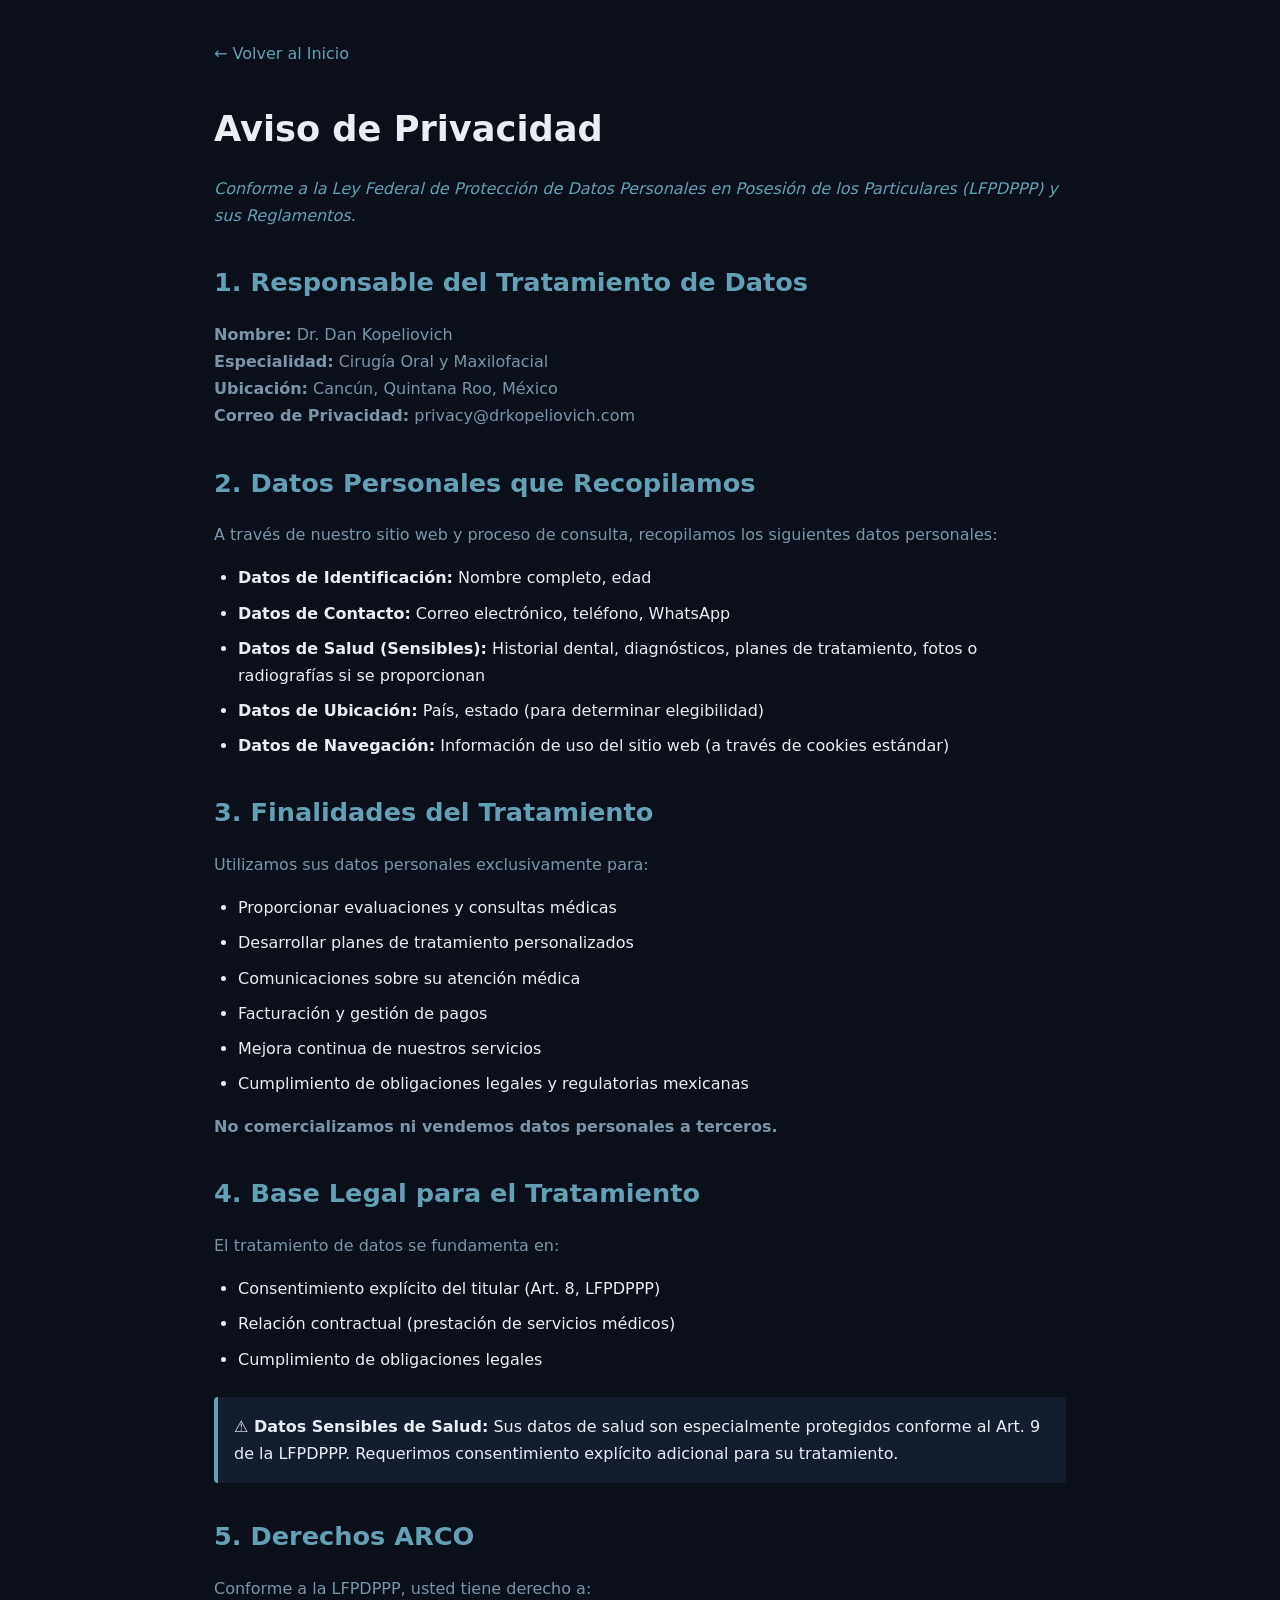
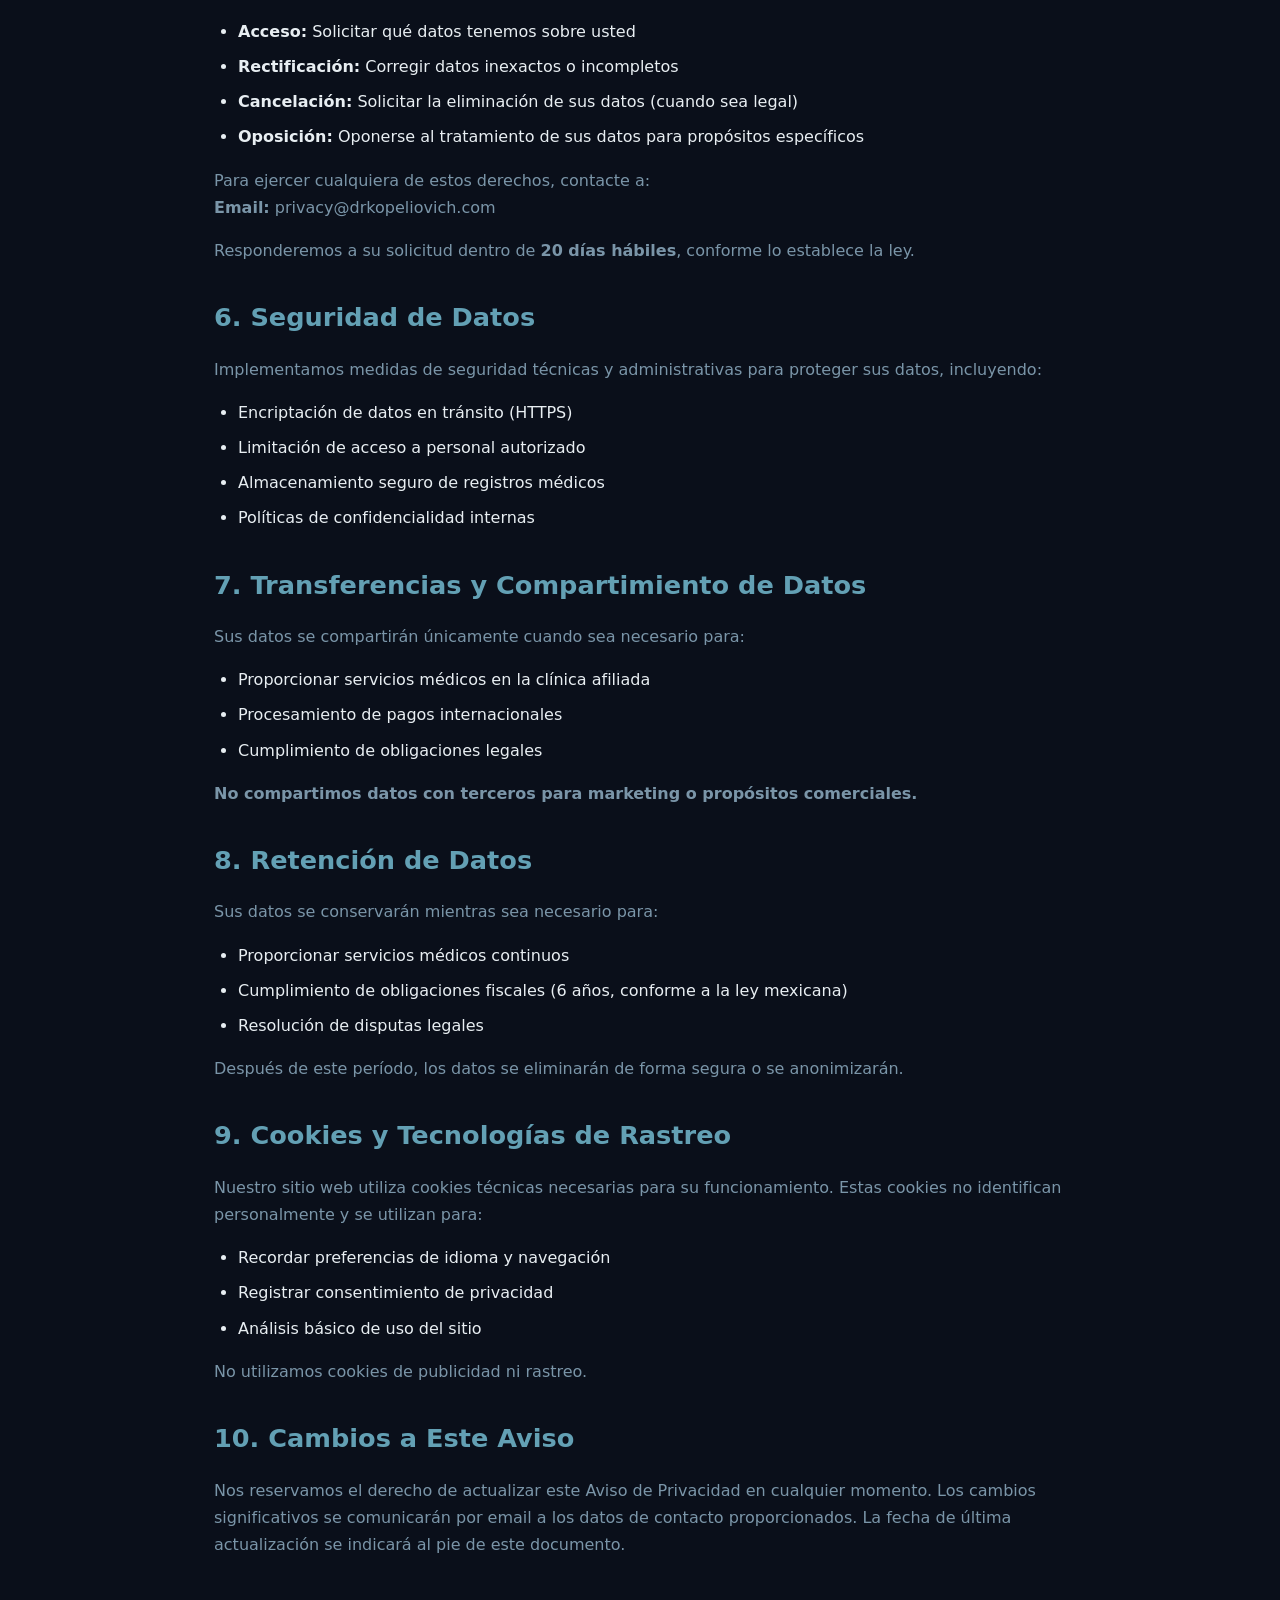
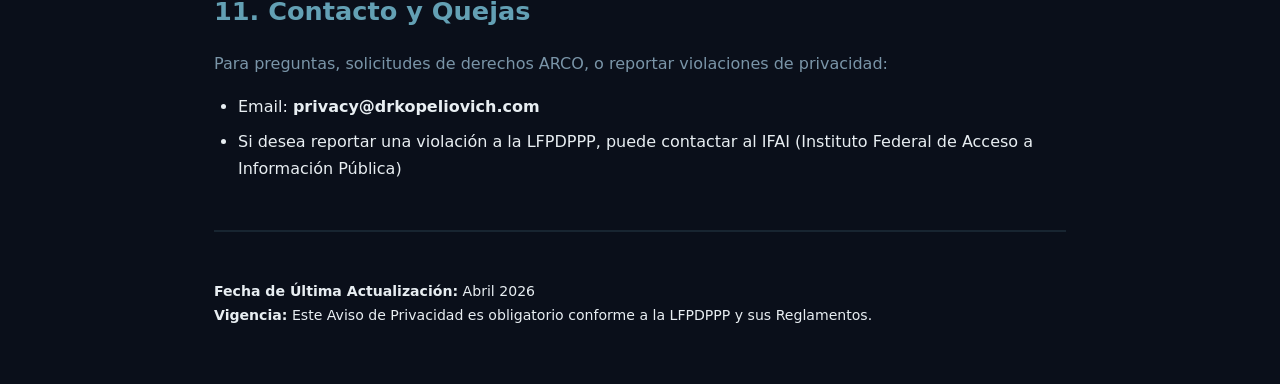
<file: privacy.html>
<!DOCTYPE html>
<html lang="es">
<head>
  <meta charset="UTF-8">
  <meta name="viewport" content="width=device-width, initial-scale=1.0">
  <meta http-equiv="X-UA-Compatible" content="IE=edge">
  <meta http-equiv="X-Content-Type-Options" content="nosniff">
  <meta http-equiv="X-Frame-Options" content="SAMEORIGIN">
  <meta name="description" content="Aviso de Privacidad - Dr. Dan Kopeliovich - LFPDPPP Compliance">
  <title>Aviso de Privacidad | Dr. Dan Kopeliovich</title>
  <style>
    :root {
      --bg: #0a0f1a;
      --bg-panel: #141d2e;
      --border: rgba(99, 160, 180, 0.15);
      --accent: #63a0b4;
      --text: #e8eef2;
      --text-muted: #7a95a8;
      --font-body: 'DM Sans', system-ui, sans-serif;
    }
    * { box-sizing: border-box; margin: 0; padding: 0; }
    html { scroll-behavior: smooth; }
    body {
      background: var(--bg);
      color: var(--text);
      font-family: var(--font-body);
      font-size: 16px;
      line-height: 1.7;
    }
    .container { max-width: 900px; margin: 0 auto; padding: 40px 24px; }
    h1, h2, h3 { margin: 32px 0 16px; }
    h1 { font-size: 2.2rem; }
    h2 { font-size: 1.6rem; color: var(--accent); }
    h3 { font-size: 1.1rem; }
    p { margin-bottom: 16px; color: var(--text-muted); }
    ul, ol { margin-left: 24px; margin-bottom: 16px; }
    li { margin-bottom: 8px; }
    .warning-box {
      background: var(--bg-panel);
      border-left: 4px solid var(--accent);
      padding: 16px;
      margin: 24px 0;
      border-radius: 4px;
    }
    .back-link { color: var(--accent); text-decoration: none; margin-bottom: 32px; display: block; }
    .back-link:hover { text-decoration: underline; }
  </style>
</head>
<body>
  <div class="container">
    <a href="index.html" class="back-link">← Volver al Inicio</a>

    <h1 id="privacy">Aviso de Privacidad</h1>
    <p style="font-style: italic; color: var(--accent); margin-bottom: 32px;">
      Conforme a la Ley Federal de Protección de Datos Personales en Posesión de los Particulares (LFPDPPP) y sus Reglamentos.
    </p>

    <h2>1. Responsable del Tratamiento de Datos</h2>
    <p>
      <strong>Nombre:</strong> Dr. Dan Kopeliovich<br>
      <strong>Especialidad:</strong> Cirugía Oral y Maxilofacial<br>
      <strong>Ubicación:</strong> Cancún, Quintana Roo, México<br>
      <strong>Correo de Privacidad:</strong> privacy@drkopeliovich.com
    </p>

    <h2>2. Datos Personales que Recopilamos</h2>
    <p>A través de nuestro sitio web y proceso de consulta, recopilamos los siguientes datos personales:</p>
    <ul>
      <li><strong>Datos de Identificación:</strong> Nombre completo, edad</li>
      <li><strong>Datos de Contacto:</strong> Correo electrónico, teléfono, WhatsApp</li>
      <li><strong>Datos de Salud (Sensibles):</strong> Historial dental, diagnósticos, planes de tratamiento, fotos o radiografías si se proporcionan</li>
      <li><strong>Datos de Ubicación:</strong> País, estado (para determinar elegibilidad)</li>
      <li><strong>Datos de Navegación:</strong> Información de uso del sitio web (a través de cookies estándar)</li>
    </ul>

    <h2>3. Finalidades del Tratamiento</h2>
    <p>Utilizamos sus datos personales exclusivamente para:</p>
    <ul>
      <li>Proporcionar evaluaciones y consultas médicas</li>
      <li>Desarrollar planes de tratamiento personalizados</li>
      <li>Comunicaciones sobre su atención médica</li>
      <li>Facturación y gestión de pagos</li>
      <li>Mejora continua de nuestros servicios</li>
      <li>Cumplimiento de obligaciones legales y regulatorias mexicanas</li>
    </ul>
    <p><strong>No comercializamos ni vendemos datos personales a terceros.</strong></p>

    <h2>4. Base Legal para el Tratamiento</h2>
    <p>El tratamiento de datos se fundamenta en:</p>
    <ul>
      <li>Consentimiento explícito del titular (Art. 8, LFPDPPP)</li>
      <li>Relación contractual (prestación de servicios médicos)</li>
      <li>Cumplimiento de obligaciones legales</li>
    </ul>

    <div class="warning-box">
      <strong>⚠️ Datos Sensibles de Salud:</strong> Sus datos de salud son especialmente protegidos conforme al Art. 9 de la LFPDPPP. Requerimos consentimiento explícito adicional para su tratamiento.
    </div>

    <h2>5. Derechos ARCO</h2>
    <p>Conforme a la LFPDPPP, usted tiene derecho a:</p>
    <ul>
      <li><strong>Acceso:</strong> Solicitar qué datos tenemos sobre usted</li>
      <li><strong>Rectificación:</strong> Corregir datos inexactos o incompletos</li>
      <li><strong>Cancelación:</strong> Solicitar la eliminación de sus datos (cuando sea legal)</li>
      <li><strong>Oposición:</strong> Oponerse al tratamiento de sus datos para propósitos específicos</li>
    </ul>
    <p>
      Para ejercer cualquiera de estos derechos, contacte a:<br>
      <strong>Email:</strong> privacy@drkopeliovich.com
    </p>
    <p>
      Responderemos a su solicitud dentro de <strong>20 días hábiles</strong>, conforme lo establece la ley.
    </p>

    <h2>6. Seguridad de Datos</h2>
    <p>
      Implementamos medidas de seguridad técnicas y administrativas para proteger sus datos, incluyendo:
    </p>
    <ul>
      <li>Encriptación de datos en tránsito (HTTPS)</li>
      <li>Limitación de acceso a personal autorizado</li>
      <li>Almacenamiento seguro de registros médicos</li>
      <li>Políticas de confidencialidad internas</li>
    </ul>

    <h2>7. Transferencias y Compartimiento de Datos</h2>
    <p>
      Sus datos se compartirán únicamente cuando sea necesario para:
    </p>
    <ul>
      <li>Proporcionar servicios médicos en la clínica afiliada</li>
      <li>Procesamiento de pagos internacionales</li>
      <li>Cumplimiento de obligaciones legales</li>
    </ul>
    <p>
      <strong>No compartimos datos con terceros para marketing o propósitos comerciales.</strong>
    </p>

    <h2>8. Retención de Datos</h2>
    <p>
      Sus datos se conservarán mientras sea necesario para:
    </p>
    <ul>
      <li>Proporcionar servicios médicos continuos</li>
      <li>Cumplimiento de obligaciones fiscales (6 años, conforme a la ley mexicana)</li>
      <li>Resolución de disputas legales</li>
    </ul>
    <p>
      Después de este período, los datos se eliminarán de forma segura o se anonimizarán.
    </p>

    <h2>9. Cookies y Tecnologías de Rastreo</h2>
    <p>
      Nuestro sitio web utiliza cookies técnicas necesarias para su funcionamiento.
      Estas cookies no identifican personalmente y se utilizan para:
    </p>
    <ul>
      <li>Recordar preferencias de idioma y navegación</li>
      <li>Registrar consentimiento de privacidad</li>
      <li>Análisis básico de uso del sitio</li>
    </ul>
    <p>
      No utilizamos cookies de publicidad ni rastreo.
    </p>

    <h2>10. Cambios a Este Aviso</h2>
    <p>
      Nos reservamos el derecho de actualizar este Aviso de Privacidad en cualquier momento.
      Los cambios significativos se comunicarán por email a los datos de contacto proporcionados.
      La fecha de última actualización se indicará al pie de este documento.
    </p>

    <h2>11. Contacto y Quejas</h2>
    <p>
      Para preguntas, solicitudes de derechos ARCO, o reportar violaciones de privacidad:
    </p>
    <ul>
      <li>Email: <strong>privacy@drkopeliovich.com</strong></li>
      <li>Si desea reportar una violación a la LFPDPPP, puede contactar al IFAI (Instituto Federal de Acceso a Información Pública)</li>
    </ul>

    <hr style="border: 1px solid var(--border); margin: 48px 0;">

    <p style="color: var(--text-dim); font-size: 0.88rem;">
      <strong>Fecha de Última Actualización:</strong> Abril 2026<br>
      <strong>Vigencia:</strong> Este Aviso de Privacidad es obligatorio conforme a la LFPDPPP y sus Reglamentos.
    </p>
  </div>
</body>
</html>
</file>
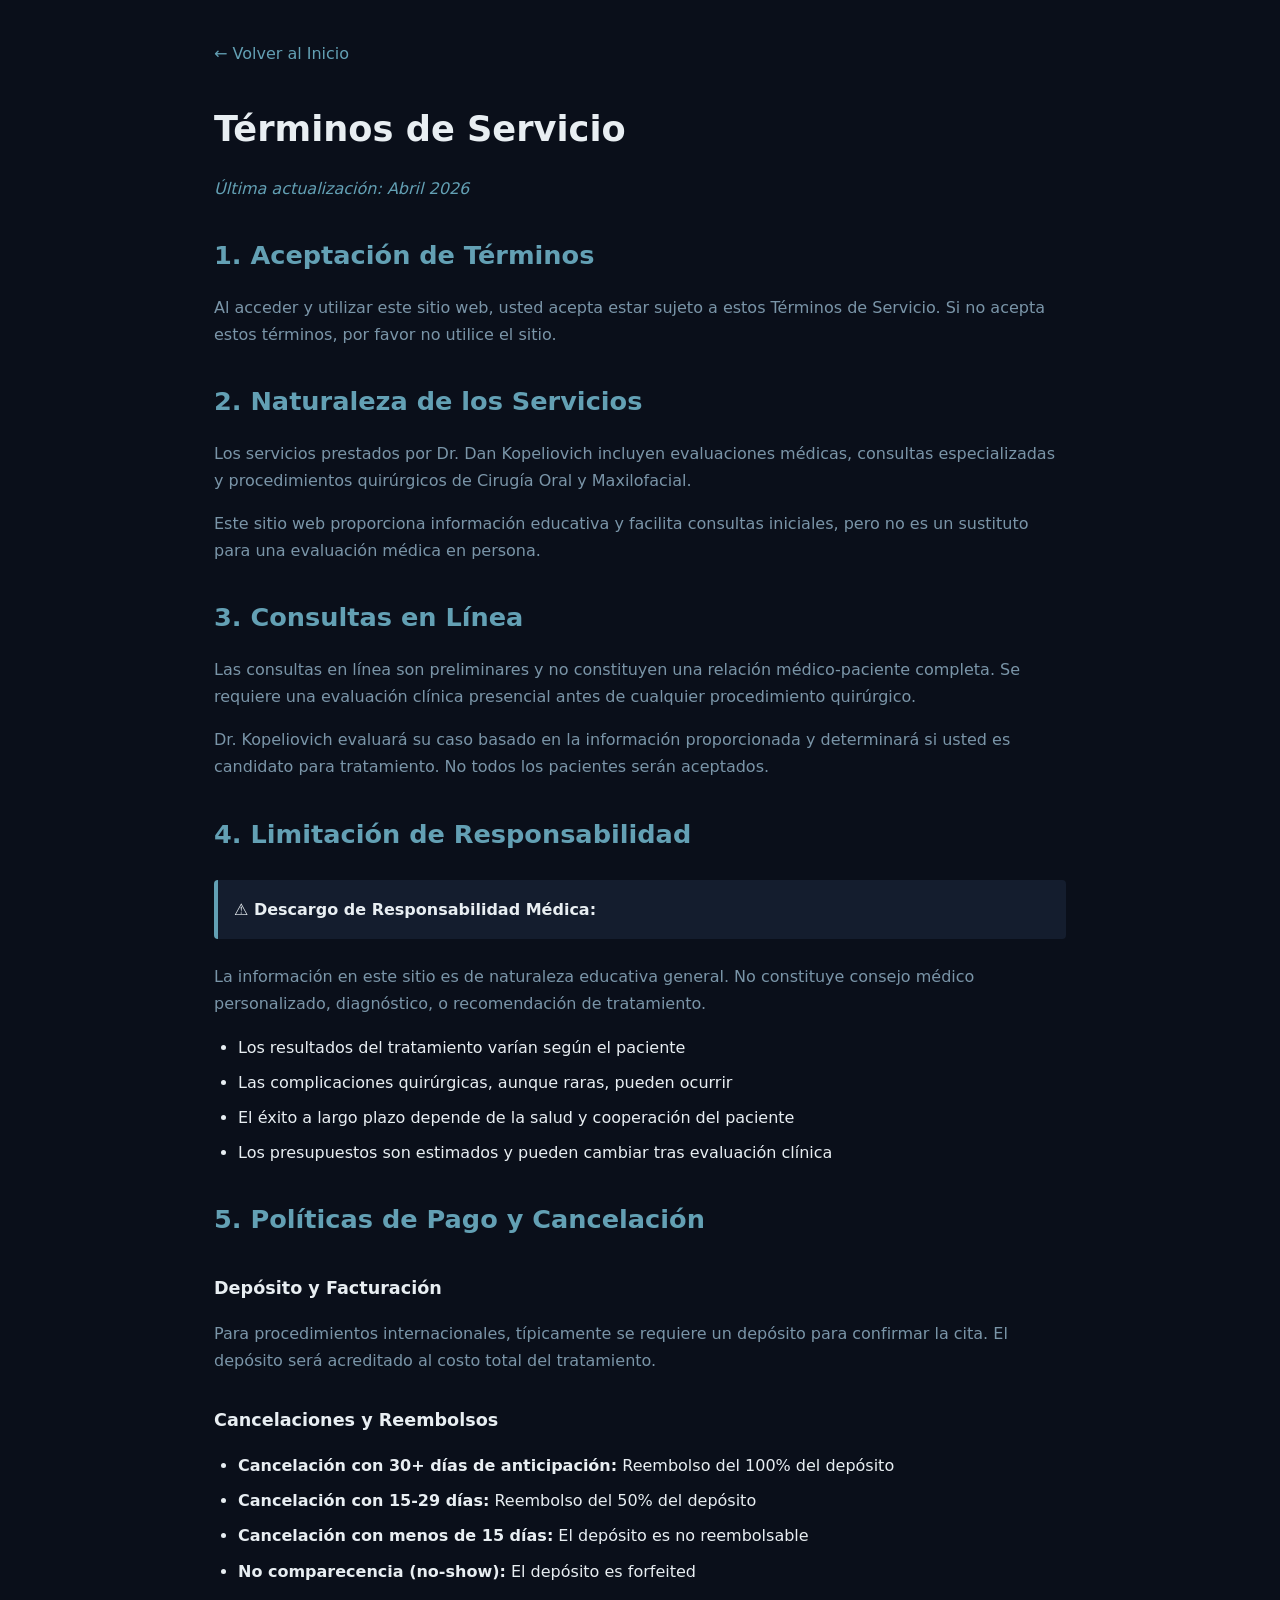
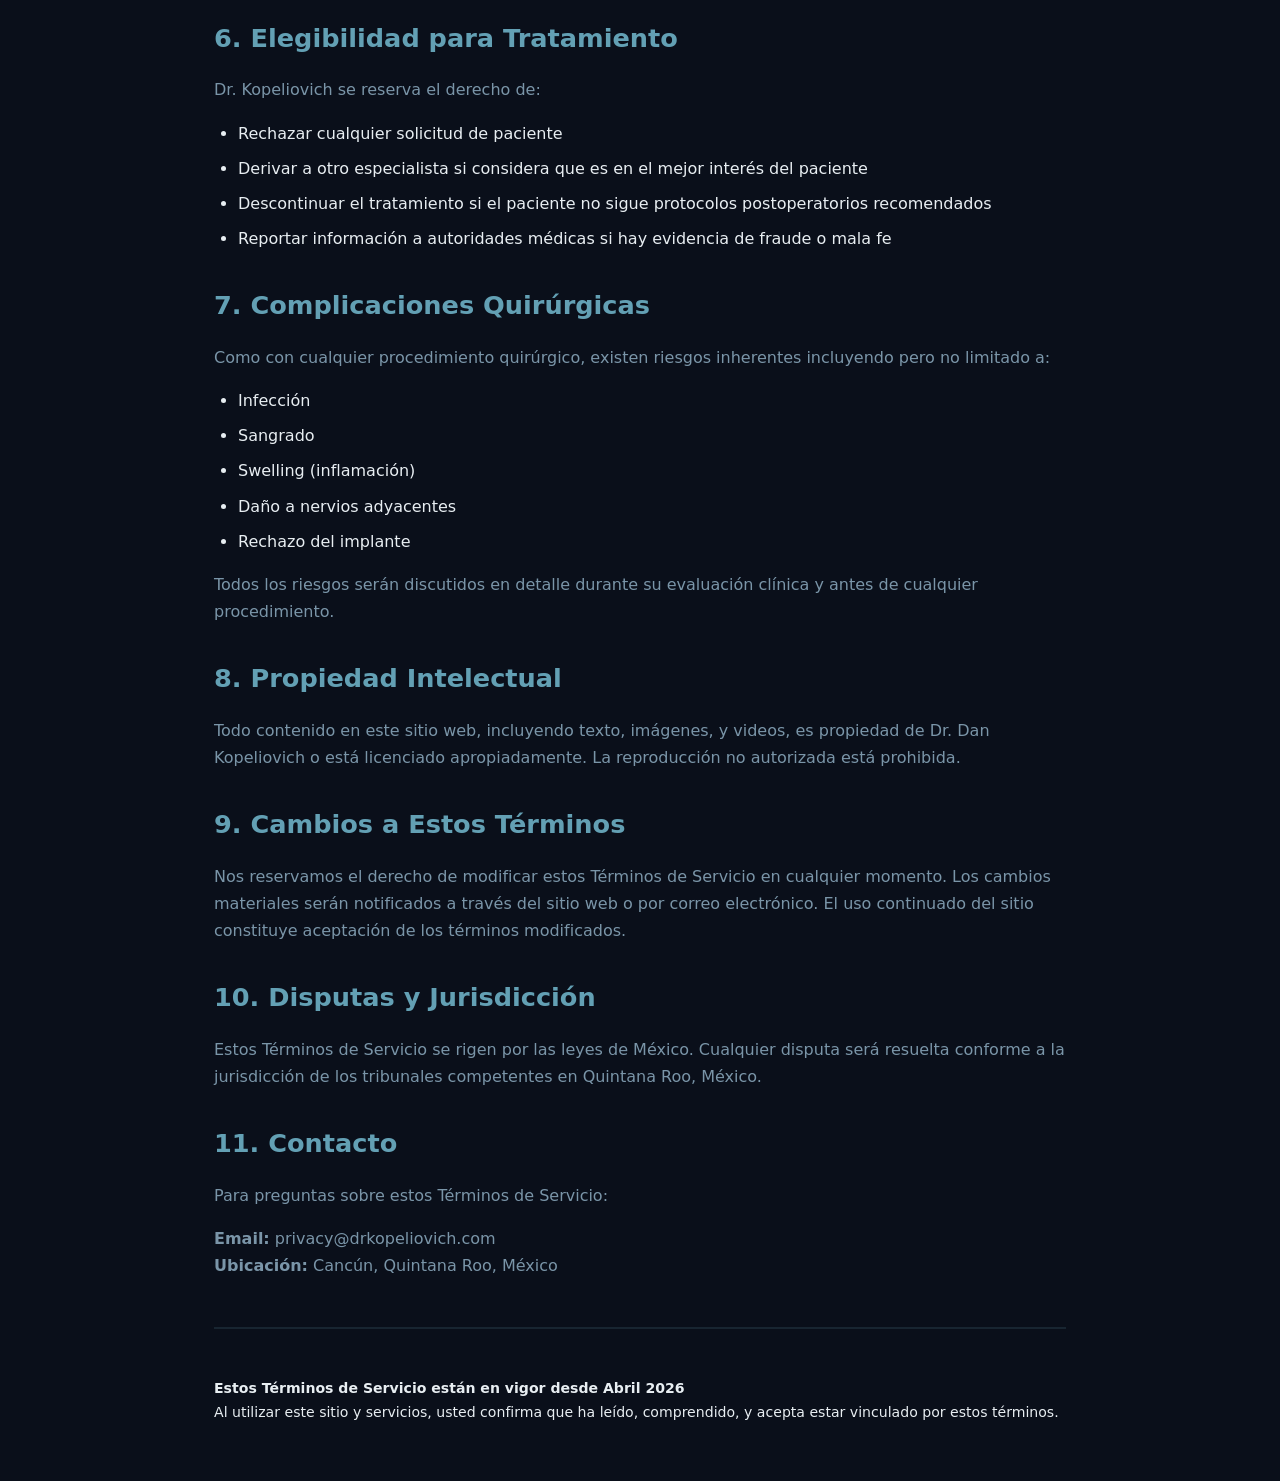
<file: terms.html>
<!DOCTYPE html>
<html lang="es">
<head>
  <meta charset="UTF-8">
  <meta name="viewport" content="width=device-width, initial-scale=1.0">
  <meta http-equiv="X-UA-Compatible" content="IE=edge">
  <meta http-equiv="X-Content-Type-Options" content="nosniff">
  <meta http-equiv="X-Frame-Options" content="SAMEORIGIN">
  <meta name="description" content="Términos de Servicio - Dr. Dan Kopeliovich">
  <title>Términos de Servicio | Dr. Dan Kopeliovich</title>
  <style>
    :root {
      --bg: #0a0f1a;
      --bg-panel: #141d2e;
      --border: rgba(99, 160, 180, 0.15);
      --accent: #63a0b4;
      --text: #e8eef2;
      --text-muted: #7a95a8;
      --font-body: 'DM Sans', system-ui, sans-serif;
    }
    * { box-sizing: border-box; margin: 0; padding: 0; }
    html { scroll-behavior: smooth; }
    body {
      background: var(--bg);
      color: var(--text);
      font-family: var(--font-body);
      font-size: 16px;
      line-height: 1.7;
    }
    .container { max-width: 900px; margin: 0 auto; padding: 40px 24px; }
    h1, h2, h3 { margin: 32px 0 16px; }
    h1 { font-size: 2.2rem; }
    h2 { font-size: 1.6rem; color: var(--accent); }
    h3 { font-size: 1.1rem; }
    p { margin-bottom: 16px; color: var(--text-muted); }
    ul, ol { margin-left: 24px; margin-bottom: 16px; }
    li { margin-bottom: 8px; }
    .warning-box {
      background: var(--bg-panel);
      border-left: 4px solid var(--accent);
      padding: 16px;
      margin: 24px 0;
      border-radius: 4px;
    }
    .back-link { color: var(--accent); text-decoration: none; margin-bottom: 32px; display: block; }
    .back-link:hover { text-decoration: underline; }
  </style>
</head>
<body>
  <div class="container">
    <a href="index.html" class="back-link">← Volver al Inicio</a>

    <h1>Términos de Servicio</h1>
    <p style="font-style: italic; color: var(--accent); margin-bottom: 32px;">
      Última actualización: Abril 2026
    </p>

    <h2>1. Aceptación de Términos</h2>
    <p>
      Al acceder y utilizar este sitio web, usted acepta estar sujeto a estos Términos de Servicio.
      Si no acepta estos términos, por favor no utilice el sitio.
    </p>

    <h2>2. Naturaleza de los Servicios</h2>
    <p>
      Los servicios prestados por Dr. Dan Kopeliovich incluyen evaluaciones médicas, consultas especializadas
      y procedimientos quirúrgicos de Cirugía Oral y Maxilofacial.
    </p>
    <p>
      Este sitio web proporciona información educativa y facilita consultas iniciales, pero no es un sustituto
      para una evaluación médica en persona.
    </p>

    <h2>3. Consultas en Línea</h2>
    <p>
      Las consultas en línea son preliminares y no constituyen una relación médico-paciente completa.
      Se requiere una evaluación clínica presencial antes de cualquier procedimiento quirúrgico.
    </p>
    <p>
      Dr. Kopeliovich evaluará su caso basado en la información proporcionada y determinará si usted es candidato
      para tratamiento. No todos los pacientes serán aceptados.
    </p>

    <h2>4. Limitación de Responsabilidad</h2>
    <div class="warning-box">
      <strong>⚠️ Descargo de Responsabilidad Médica:</strong>
    </div>
    <p>
      La información en este sitio es de naturaleza educativa general. No constituye consejo médico personalizado,
      diagnóstico, o recomendación de tratamiento.
    </p>
    <ul>
      <li>Los resultados del tratamiento varían según el paciente</li>
      <li>Las complicaciones quirúrgicas, aunque raras, pueden ocurrir</li>
      <li>El éxito a largo plazo depende de la salud y cooperación del paciente</li>
      <li>Los presupuestos son estimados y pueden cambiar tras evaluación clínica</li>
    </ul>

    <h2>5. Políticas de Pago y Cancelación</h2>
    <h3>Depósito y Facturación</h3>
    <p>
      Para procedimientos internacionales, típicamente se requiere un depósito para confirmar la cita.
      El depósito será acreditado al costo total del tratamiento.
    </p>
    <h3>Cancelaciones y Reembolsos</h3>
    <ul>
      <li><strong>Cancelación con 30+ días de anticipación:</strong> Reembolso del 100% del depósito</li>
      <li><strong>Cancelación con 15-29 días:</strong> Reembolso del 50% del depósito</li>
      <li><strong>Cancelación con menos de 15 días:</strong> El depósito es no reembolsable</li>
      <li><strong>No comparecencia (no-show):</strong> El depósito es forfeited</li>
    </ul>

    <h2>6. Elegibilidad para Tratamiento</h2>
    <p>
      Dr. Kopeliovich se reserva el derecho de:
    </p>
    <ul>
      <li>Rechazar cualquier solicitud de paciente</li>
      <li>Derivar a otro especialista si considera que es en el mejor interés del paciente</li>
      <li>Descontinuar el tratamiento si el paciente no sigue protocolos postoperatorios recomendados</li>
      <li>Reportar información a autoridades médicas si hay evidencia de fraude o mala fe</li>
    </ul>

    <h2>7. Complicaciones Quirúrgicas</h2>
    <p>
      Como con cualquier procedimiento quirúrgico, existen riesgos inherentes incluyendo pero no limitado a:
    </p>
    <ul>
      <li>Infección</li>
      <li>Sangrado</li>
      <li>Swelling (inflamación)</li>
      <li>Daño a nervios adyacentes</li>
      <li>Rechazo del implante</li>
    </ul>
    <p>
      Todos los riesgos serán discutidos en detalle durante su evaluación clínica y antes de cualquier procedimiento.
    </p>

    <h2>8. Propiedad Intelectual</h2>
    <p>
      Todo contenido en este sitio web, incluyendo texto, imágenes, y videos, es propiedad de
      Dr. Dan Kopeliovich o está licenciado apropiadamente. La reproducción no autorizada está prohibida.
    </p>

    <h2>9. Cambios a Estos Términos</h2>
    <p>
      Nos reservamos el derecho de modificar estos Términos de Servicio en cualquier momento.
      Los cambios materiales serán notificados a través del sitio web o por correo electrónico.
      El uso continuado del sitio constituye aceptación de los términos modificados.
    </p>

    <h2>10. Disputas y Jurisdicción</h2>
    <p>
      Estos Términos de Servicio se rigen por las leyes de México.
      Cualquier disputa será resuelta conforme a la jurisdicción de los tribunales competentes en Quintana Roo, México.
    </p>

    <h2>11. Contacto</h2>
    <p>
      Para preguntas sobre estos Términos de Servicio:
    </p>
    <p>
      <strong>Email:</strong> privacy@drkopeliovich.com<br>
      <strong>Ubicación:</strong> Cancún, Quintana Roo, México
    </p>

    <hr style="border: 1px solid var(--border); margin: 48px 0;">

    <p style="color: var(--text-dim); font-size: 0.88rem;">
      <strong>Estos Términos de Servicio están en vigor desde Abril 2026</strong><br>
      Al utilizar este sitio y servicios, usted confirma que ha leído, comprendido, y acepta estar vinculado por estos términos.
    </p>
  </div>
</body>
</html>
</file>
<file: assets/css/main.css>
@import url(fontawesome-all.min.css);
@import url("https://fonts.googleapis.com/css?family=Merriweather:300,700,300italic,700italic|Source+Sans+Pro:900");

/*
	Massively by HTML5 UP
	html5up.net | @ajlkn
	Free for personal and commercial use under the CCA 3.0 license (html5up.net/license)
*/

html, body, div, span, applet, object,
iframe, h1, h2, h3, h4, h5, h6, p, blockquote,
pre, a, abbr, acronym, address, big, cite,
code, del, dfn, em, img, ins, kbd, q, s, samp,
small, strike, strong, sub, sup, tt, var, b,
u, i, center, dl, dt, dd, ol, ul, li, fieldset,
form, label, legend, table, caption, tbody,
tfoot, thead, tr, th, td, article, aside,
canvas, details, embed, figure, figcaption,
footer, header, hgroup, menu, nav, output, ruby,
section, summary, time, mark, audio, video {
	margin: 0;
	padding: 0;
	border: 0;
	font-size: 100%;
	font: inherit;
	vertical-align: baseline;}

article, aside, details, figcaption, figure,
footer, header, hgroup, menu, nav, section {
	display: block;}

body {
	line-height: 1;
}

ol, ul {
	list-style: none;
}

blockquote, q {
	quotes: none;
}

	blockquote:before, blockquote:after, q:before, q:after {
		content: '';
		content: none;
	}

table {
	border-collapse: collapse;
	border-spacing: 0;
}

body {
	-webkit-text-size-adjust: none;
}

mark {
	background-color: transparent;
	color: inherit;
}

input::-moz-focus-inner {
	border: 0;
	padding: 0;
}

input, select, textarea {
	-moz-appearance: none;
	-webkit-appearance: none;
	-ms-appearance: none;
	appearance: none;
}

/* Basic */

	@-ms-viewport {
		width: device-width;
	}

	body {
		-ms-overflow-style: scrollbar;
	}

	@media screen and (max-width: 480px) {

		html, body {
			min-width: 320px;
		}

	}

	html {
		box-sizing: border-box;
	}

	*, *:before, *:after {
		box-sizing: inherit;
	}

	body {
		background-color: #1e252d;
	}

		body.is-preload *, body.is-preload *:before, body.is-preload *:after {
			-moz-animation: none !important;
			-webkit-animation: none !important;
			-ms-animation: none !important;
			animation: none !important;
			-moz-transition: none !important;
			-webkit-transition: none !important;
			-ms-transition: none !important;
			transition: none !important;
		}

/* Type */

	html {
		font-size: 16pt;
	}

		@media screen and (max-width: 1680px) {

			html {
				font-size: 12pt;
			}

		}

		@media screen and (max-width: 1280px) {

			html {
				font-size: 11pt;
			}

		}

		@media screen and (max-width: 360px) {

			html {
				font-size: 10pt;
			}

		}

	body {
		color: #212931;
	}

	body, input, select, textarea {
		font-family: "Merriweather", Georgia, serif;
		font-weight: 300;
		font-size: 1rem;
		line-height: 2.375;
	}

	a {
		-moz-transition: color 0.2s ease-in-out, background-color 0.2s ease-in-out, border-color 0.2s ease-in-out, box-shadow 0.2s ease-in-out;
		-webkit-transition: color 0.2s ease-in-out, background-color 0.2s ease-in-out, border-color 0.2s ease-in-out, box-shadow 0.2s ease-in-out;
		-ms-transition: color 0.2s ease-in-out, background-color 0.2s ease-in-out, border-color 0.2s ease-in-out, box-shadow 0.2s ease-in-out;
		transition: color 0.2s ease-in-out, background-color 0.2s ease-in-out, border-color 0.2s ease-in-out, box-shadow 0.2s ease-in-out;
		border-bottom: dotted 1px;
		text-decoration: none;
	}

		a:hover {
			border-bottom-color: transparent;
		}

	strong, b {
		font-weight: 600;
	}

	em, i {
		font-style: italic;
	}

	p {
		text-align: justify;
		margin: 0 0 2rem 0;
	}

	h1, h2, h3, h4, h5, h6 {
		font-family: "Source Sans Pro", Helvetica, sans-serif;
		font-weight: 900;
		line-height: 1.5;
		letter-spacing: 0.075em;
		text-transform: uppercase;
		margin: 0 0 1rem 0;
	}

		h1 a, h2 a, h3 a, h4 a, h5 a, h6 a {
			border-bottom: 0;
			color: inherit;
			text-decoration: none;
		}

	h1 {
		font-size: 4rem;
		line-height: 1.1;
		margin: 0 0 2rem 0;
	}

	h2 {
		font-size: 1.75rem;
		line-height: 1.3;
		margin: 0 0 1.5rem 0;
	}

	h3 {
		font-size: 1.25rem;
		margin: 0 0 1.5rem 0;
	}

	h4 {
		font-size: 1rem;
	}

	h5 {
		font-size: 0.9rem;
	}

	h6 {
		font-size: 0.8rem;
	}

	sub {
		font-size: 0.8rem;
		position: relative;
		top: 0.5rem;
	}

	sup {
		font-size: 0.8rem;
		position: relative;
		top: -0.5rem;
	}

	blockquote {
		border-left: solid 4px;
		font-style: italic;
		margin: 0 0 2rem 0;
		padding: 0.5rem 0 0.5rem 2rem;
	}

	code {
		border: solid 2px;
		font-family: "Courier New", monospace;
		font-size: 0.9rem;
		margin: 0 0.25rem;
		padding: 0.25rem 0.65rem;
	}

	pre {
		-webkit-overflow-scrolling: touch;
		font-family: "Courier New", monospace;
		font-size: 0.9rem;
		margin: 0 0 2rem 0;
	}

		pre code {
			display: block;
			line-height: 1.75;
			padding: 1rem 1.5rem;
			overflow-x: auto;
		}

	hr {
		border: 0;
		border-bottom: solid 2px;
		margin: 3rem 0;
	}

		hr.major {
			margin: 5rem 0;
		}

	.align-left {
		text-align: left;
	}

	.align-center {
		text-align: center;
	}

	.align-right {
		text-align: right;
	}

	input, select, textarea {
		color: #212931;
	}

	a {
		color: #212931;
		border-bottom-color: rgba(33, 41, 49, 0.5);
	}

		a:hover {
			border-bottom-color: transparent;
			color: #18bfef !important;
		}

	strong, b {
		color: #212931;
	}

	h1, h2, h3, h4, h5, h6 {
		color: #212931;
	}

	blockquote {
		border-left-color: #eeeeee;
	}

	code {
		background: rgba(220, 220, 220, 0.25);
		border-color: #eeeeee;
	}

	hr {
		border-bottom-color: #eeeeee;
	}

/* Row */

	.row {
		display: flex;
		flex-wrap: wrap;
		box-sizing: border-box;
		align-items: stretch;
	}

		.row > * {
			box-sizing: border-box;
		}

		.row.gtr-uniform > * > :last-child {
			margin-bottom: 0;
		}

		.row.aln-left {
			justify-content: flex-start;
		}

		.row.aln-center {
			justify-content: center;
		}

		.row.aln-right {
			justify-content: flex-end;
		}

		.row.aln-top {
			align-items: flex-start;
		}

		.row.aln-middle {
			align-items: center;
		}

		.row.aln-bottom {
			align-items: flex-end;
		}

		.row > .imp {
			order: -1;
		}

		.row > .col-1 {
			width: 8.33333%;
		}

		.row > .off-1 {
			margin-left: 8.33333%;
		}

		.row > .col-2 {
			width: 16.66667%;
		}

		.row > .off-2 {
			margin-left: 16.66667%;
		}

		.row > .col-3 {
			width: 25%;
		}

		.row > .off-3 {
			margin-left: 25%;
		}

		.row > .col-4 {
			width: 33.33333%;
		}

		.row > .off-4 {
			margin-left: 33.33333%;
		}

		.row > .col-5 {
			width: 41.66667%;
		}

		.row > .off-5 {
			margin-left: 41.66667%;
		}

		.row > .col-6 {
			width: 50%;
		}

		.row > .off-6 {
			margin-left: 50%;
		}

		.row > .col-7 {
			width: 58.33333%;
		}

		.row > .off-7 {
			margin-left: 58.33333%;
		}

		.row > .col-8 {
			width: 66.66667%;
		}

		.row > .off-8 {
			margin-left: 66.66667%;
		}

		.row > .col-9 {
			width: 75%;
		}

		.row > .off-9 {
			margin-left: 75%;
		}

		.row > .col-10 {
			width: 83.33333%;
		}

		.row > .off-10 {
			margin-left: 83.33333%;
		}

		.row > .col-11 {
			width: 91.66667%;
		}

		.row > .off-11 {
			margin-left: 91.66667%;
		}

		.row > .col-12 {
			width: 100%;
		}

		.row > .off-12 {
			margin-left: 100%;
		}

		.row.gtr-0 {
			margin-top: 0;
			margin-left: 0rem;
		}

			.row.gtr-0 > * {
				padding: 0 0 0 0rem;
			}

			.row.gtr-0.gtr-uniform {
				margin-top: 0rem;
			}

				.row.gtr-0.gtr-uniform > * {
					padding-top: 0rem;
				}

		.row.gtr-25 {
			margin-top: 0;
			margin-left: -0.375rem;
		}

			.row.gtr-25 > * {
				padding: 0 0 0 0.375rem;
			}

			.row.gtr-25.gtr-uniform {
				margin-top: -0.375rem;
			}

				.row.gtr-25.gtr-uniform > * {
					padding-top: 0.375rem;
				}

		.row.gtr-50 {
			margin-top: 0;
			margin-left: -0.75rem;
		}

			.row.gtr-50 > * {
				padding: 0 0 0 0.75rem;
			}

			.row.gtr-50.gtr-uniform {
				margin-top: -0.75rem;
			}

				.row.gtr-50.gtr-uniform > * {
					padding-top: 0.75rem;
				}

		.row {
			margin-top: 0;
			margin-left: -1.5rem;
		}

			.row > * {
				padding: 0 0 0 1.5rem;
			}

			.row.gtr-uniform {
				margin-top: -1.5rem;
			}

				.row.gtr-uniform > * {
					padding-top: 1.5rem;
				}

		.row.gtr-150 {
			margin-top: 0;
			margin-left: -2.25rem;
		}

			.row.gtr-150 > * {
				padding: 0 0 0 2.25rem;
			}

			.row.gtr-150.gtr-uniform {
				margin-top: -2.25rem;
			}

				.row.gtr-150.gtr-uniform > * {
					padding-top: 2.25rem;
				}

		.row.gtr-200 {
			margin-top: 0;
			margin-left: -3rem;
		}

			.row.gtr-200 > * {
				padding: 0 0 0 3rem;
			}

			.row.gtr-200.gtr-uniform {
				margin-top: -3rem;
			}

				.row.gtr-200.gtr-uniform > * {
					padding-top: 3rem;
				}

		@media screen and (max-width: 1680px) {

			.row {
				display: flex;
				flex-wrap: wrap;
				box-sizing: border-box;
				align-items: stretch;
			}

				.row > * {
					box-sizing: border-box;
				}

				.row.gtr-uniform > * > :last-child {
					margin-bottom: 0;
				}

				.row.aln-left {
					justify-content: flex-start;
				}

				.row.aln-center {
					justify-content: center;
				}

				.row.aln-right {
					justify-content: flex-end;
				}

				.row.aln-top {
					align-items: flex-start;
				}

				.row.aln-middle {
					align-items: center;
				}

				.row.aln-bottom {
					align-items: flex-end;
				}

				.row > .imp-xlarge {
					order: -1;
				}

				.row > .col-1-xlarge {
					width: 8.33333%;
				}

				.row > .off-1-xlarge {
					margin-left: 8.33333%;
				}

				.row > .col-2-xlarge {
					width: 16.66667%;
				}

				.row > .off-2-xlarge {
					margin-left: 16.66667%;
				}

				.row > .col-3-xlarge {
					width: 25%;
				}

				.row > .off-3-xlarge {
					margin-left: 25%;
				}

				.row > .col-4-xlarge {
					width: 33.33333%;
				}

				.row > .off-4-xlarge {
					margin-left: 33.33333%;
				}

				.row > .col-5-xlarge {
					width: 41.66667%;
				}

				.row > .off-5-xlarge {
					margin-left: 41.66667%;
				}

				.row > .col-6-xlarge {
					width: 50%;
				}

				.row > .off-6-xlarge {
					margin-left: 50%;
				}

				.row > .col-7-xlarge {
					width: 58.33333%;
				}

				.row > .off-7-xlarge {
					margin-left: 58.33333%;
				}

				.row > .col-8-xlarge {
					width: 66.66667%;
				}

				.row > .off-8-xlarge {
					margin-left: 66.66667%;
				}

				.row > .col-9-xlarge {
					width: 75%;
				}

				.row > .off-9-xlarge {
					margin-left: 75%;
				}

				.row > .col-10-xlarge {
					width: 83.33333%;
				}

				.row > .off-10-xlarge {
					margin-left: 83.33333%;
				}

				.row > .col-11-xlarge {
					width: 91.66667%;
				}

				.row > .off-11-xlarge {
					margin-left: 91.66667%;
				}

				.row > .col-12-xlarge {
					width: 100%;
				}

				.row > .off-12-xlarge {
					margin-left: 100%;
				}

				.row.gtr-0 {
					margin-top: 0;
					margin-left: 0rem;
				}

					.row.gtr-0 > * {
						padding: 0 0 0 0rem;
					}

					.row.gtr-0.gtr-uniform {
						margin-top: 0rem;
					}

						.row.gtr-0.gtr-uniform > * {
							padding-top: 0rem;
						}

				.row.gtr-25 {
					margin-top: 0;
					margin-left: -0.375rem;
				}

					.row.gtr-25 > * {
						padding: 0 0 0 0.375rem;
					}

					.row.gtr-25.gtr-uniform {
						margin-top: -0.375rem;
					}

						.row.gtr-25.gtr-uniform > * {
							padding-top: 0.375rem;
						}

				.row.gtr-50 {
					margin-top: 0;
					margin-left: -0.75rem;
				}

					.row.gtr-50 > * {
						padding: 0 0 0 0.75rem;
					}

					.row.gtr-50.gtr-uniform {
						margin-top: -0.75rem;
					}

						.row.gtr-50.gtr-uniform > * {
							padding-top: 0.75rem;
						}

				.row {
					margin-top: 0;
					margin-left: -1.5rem;
				}

					.row > * {
						padding: 0 0 0 1.5rem;
					}

					.row.gtr-uniform {
						margin-top: -1.5rem;
					}

						.row.gtr-uniform > * {
							padding-top: 1.5rem;
						}

				.row.gtr-150 {
					margin-top: 0;
					margin-left: -2.25rem;
				}

					.row.gtr-150 > * {
						padding: 0 0 0 2.25rem;
					}

					.row.gtr-150.gtr-uniform {
						margin-top: -2.25rem;
					}

						.row.gtr-150.gtr-uniform > * {
							padding-top: 2.25rem;
						}

				.row.gtr-200 {
					margin-top: 0;
					margin-left: -3rem;
				}

					.row.gtr-200 > * {
						padding: 0 0 0 3rem;
					}

					.row.gtr-200.gtr-uniform {
						margin-top: -3rem;
					}

						.row.gtr-200.gtr-uniform > * {
							padding-top: 3rem;
						}

		}

		@media screen and (max-width: 1280px) {

			.row {
				display: flex;
				flex-wrap: wrap;
				box-sizing: border-box;
				align-items: stretch;
			}

				.row > * {
					box-sizing: border-box;
				}

				.row.gtr-uniform > * > :last-child {
					margin-bottom: 0;
				}

				.row.aln-left {
					justify-content: flex-start;
				}

				.row.aln-center {
					justify-content: center;
				}

				.row.aln-right {
					justify-content: flex-end;
				}

				.row.aln-top {
					align-items: flex-start;
				}

				.row.aln-middle {
					align-items: center;
				}

				.row.aln-bottom {
					align-items: flex-end;
				}

				.row > .imp-large {
					order: -1;
				}

				.row > .col-1-large {
					width: 8.33333%;
				}

				.row > .off-1-large {
					margin-left: 8.33333%;
				}

				.row > .col-2-large {
					width: 16.66667%;
				}

				.row > .off-2-large {
					margin-left: 16.66667%;
				}

				.row > .col-3-large {
					width: 25%;
				}

				.row > .off-3-large {
					margin-left: 25%;
				}

				.row > .col-4-large {
					width: 33.33333%;
				}

				.row > .off-4-large {
					margin-left: 33.33333%;
				}

				.row > .col-5-large {
					width: 41.66667%;
				}

				.row > .off-5-large {
					margin-left: 41.66667%;
				}

				.row > .col-6-large {
					width: 50%;
				}

				.row > .off-6-large {
					margin-left: 50%;
				}

				.row > .col-7-large {
					width: 58.33333%;
				}

				.row > .off-7-large {
					margin-left: 58.33333%;
				}

				.row > .col-8-large {
					width: 66.66667%;
				}

				.row > .off-8-large {
					margin-left: 66.66667%;
				}

				.row > .col-9-large {
					width: 75%;
				}

				.row > .off-9-large {
					margin-left: 75%;
				}

				.row > .col-10-large {
					width: 83.33333%;
				}

				.row > .off-10-large {
					margin-left: 83.33333%;
				}

				.row > .col-11-large {
					width: 91.66667%;
				}

				.row > .off-11-large {
					margin-left: 91.66667%;
				}

				.row > .col-12-large {
					width: 100%;
				}

				.row > .off-12-large {
					margin-left: 100%;
				}

				.row.gtr-0 {
					margin-top: 0;
					margin-left: 0rem;
				}

					.row.gtr-0 > * {
						padding: 0 0 0 0rem;
					}

					.row.gtr-0.gtr-uniform {
						margin-top: 0rem;
					}

						.row.gtr-0.gtr-uniform > * {
							padding-top: 0rem;
						}

				.row.gtr-25 {
					margin-top: 0;
					margin-left: -0.375rem;
				}

					.row.gtr-25 > * {
						padding: 0 0 0 0.375rem;
					}

					.row.gtr-25.gtr-uniform {
						margin-top: -0.375rem;
					}

						.row.gtr-25.gtr-uniform > * {
							padding-top: 0.375rem;
						}

				.row.gtr-50 {
					margin-top: 0;
					margin-left: -0.75rem;
				}

					.row.gtr-50 > * {
						padding: 0 0 0 0.75rem;
					}

					.row.gtr-50.gtr-uniform {
						margin-top: -0.75rem;
					}

						.row.gtr-50.gtr-uniform > * {
							padding-top: 0.75rem;
						}

				.row {
					margin-top: 0;
					margin-left: -1.5rem;
				}

					.row > * {
						padding: 0 0 0 1.5rem;
					}

					.row.gtr-uniform {
						margin-top: -1.5rem;
					}

						.row.gtr-uniform > * {
							padding-top: 1.5rem;
						}

				.row.gtr-150 {
					margin-top: 0;
					margin-left: -2.25rem;
				}

					.row.gtr-150 > * {
						padding: 0 0 0 2.25rem;
					}

					.row.gtr-150.gtr-uniform {
						margin-top: -2.25rem;
					}

						.row.gtr-150.gtr-uniform > * {
							padding-top: 2.25rem;
						}

				.row.gtr-200 {
					margin-top: 0;
					margin-left: -3rem;
				}

					.row.gtr-200 > * {
						padding: 0 0 0 3rem;
					}

					.row.gtr-200.gtr-uniform {
						margin-top: -3rem;
					}

						.row.gtr-200.gtr-uniform > * {
							padding-top: 3rem;
						}

		}

		@media screen and (max-width: 980px) {

			.row {
				display: flex;
				flex-wrap: wrap;
				box-sizing: border-box;
				align-items: stretch;
			}

				.row > * {
					box-sizing: border-box;
				}

				.row.gtr-uniform > * > :last-child {
					margin-bottom: 0;
				}

				.row.aln-left {
					justify-content: flex-start;
				}

				.row.aln-center {
					justify-content: center;
				}

				.row.aln-right {
					justify-content: flex-end;
				}

				.row.aln-top {
					align-items: flex-start;
				}

				.row.aln-middle {
					align-items: center;
				}

				.row.aln-bottom {
					align-items: flex-end;
				}

				.row > .imp-medium {
					order: -1;
				}

				.row > .col-1-medium {
					width: 8.33333%;
				}

				.row > .off-1-medium {
					margin-left: 8.33333%;
				}

				.row > .col-2-medium {
					width: 16.66667%;
				}

				.row > .off-2-medium {
					margin-left: 16.66667%;
				}

				.row > .col-3-medium {
					width: 25%;
				}

				.row > .off-3-medium {
					margin-left: 25%;
				}

				.row > .col-4-medium {
					width: 33.33333%;
				}

				.row > .off-4-medium {
					margin-left: 33.33333%;
				}

				.row > .col-5-medium {
					width: 41.66667%;
				}

				.row > .off-5-medium {
					margin-left: 41.66667%;
				}

				.row > .col-6-medium {
					width: 50%;
				}

				.row > .off-6-medium {
					margin-left: 50%;
				}

				.row > .col-7-medium {
					width: 58.33333%;
				}

				.row > .off-7-medium {
					margin-left: 58.33333%;
				}

				.row > .col-8-medium {
					width: 66.66667%;
				}

				.row > .off-8-medium {
					margin-left: 66.66667%;
				}

				.row > .col-9-medium {
					width: 75%;
				}

				.row > .off-9-medium {
					margin-left: 75%;
				}

				.row > .col-10-medium {
					width: 83.33333%;
				}

				.row > .off-10-medium {
					margin-left: 83.33333%;
				}

				.row > .col-11-medium {
					width: 91.66667%;
				}

				.row > .off-11-medium {
					margin-left: 91.66667%;
				}

				.row > .col-12-medium {
					width: 100%;
				}

				.row > .off-12-medium {
					margin-left: 100%;
				}

				.row.gtr-0 {
					margin-top: 0;
					margin-left: 0rem;
				}

					.row.gtr-0 > * {
						padding: 0 0 0 0rem;
					}

					.row.gtr-0.gtr-uniform {
						margin-top: 0rem;
					}

						.row.gtr-0.gtr-uniform > * {
							padding-top: 0rem;
						}

				.row.gtr-25 {
					margin-top: 0;
					margin-left: -0.375rem;
				}

					.row.gtr-25 > * {
						padding: 0 0 0 0.375rem;
					}

					.row.gtr-25.gtr-uniform {
						margin-top: -0.375rem;
					}

						.row.gtr-25.gtr-uniform > * {
							padding-top: 0.375rem;
						}

				.row.gtr-50 {
					margin-top: 0;
					margin-left: -0.75rem;
				}

					.row.gtr-50 > * {
						padding: 0 0 0 0.75rem;
					}

					.row.gtr-50.gtr-uniform {
						margin-top: -0.75rem;
					}

						.row.gtr-50.gtr-uniform > * {
							padding-top: 0.75rem;
						}

				.row {
					margin-top: 0;
					margin-left: -1.5rem;
				}

					.row > * {
						padding: 0 0 0 1.5rem;
					}

					.row.gtr-uniform {
						margin-top: -1.5rem;
					}

						.row.gtr-uniform > * {
							padding-top: 1.5rem;
						}

				.row.gtr-150 {
					margin-top: 0;
					margin-left: -2.25rem;
				}

					.row.gtr-150 > * {
						padding: 0 0 0 2.25rem;
					}

					.row.gtr-150.gtr-uniform {
						margin-top: -2.25rem;
					}

						.row.gtr-150.gtr-uniform > * {
							padding-top: 2.25rem;
						}

				.row.gtr-200 {
					margin-top: 0;
					margin-left: -3rem;
				}

					.row.gtr-200 > * {
						padding: 0 0 0 3rem;
					}

					.row.gtr-200.gtr-uniform {
						margin-top: -3rem;
					}

						.row.gtr-200.gtr-uniform > * {
							padding-top: 3rem;
						}

		}

		@media screen and (max-width: 736px) {

			.row {
				display: flex;
				flex-wrap: wrap;
				box-sizing: border-box;
				align-items: stretch;
			}

				.row > * {
					box-sizing: border-box;
				}

				.row.gtr-uniform > * > :last-child {
					margin-bottom: 0;
				}

				.row.aln-left {
					justify-content: flex-start;
				}

				.row.aln-center {
					justify-content: center;
				}

				.row.aln-right {
					justify-content: flex-end;
				}

				.row.aln-top {
					align-items: flex-start;
				}

				.row.aln-middle {
					align-items: center;
				}

				.row.aln-bottom {
					align-items: flex-end;
				}

				.row > .imp-small {
					order: -1;
				}

				.row > .col-1-small {
					width: 8.33333%;
				}

				.row > .off-1-small {
					margin-left: 8.33333%;
				}

				.row > .col-2-small {
					width: 16.66667%;
				}

				.row > .off-2-small {
					margin-left: 16.66667%;
				}

				.row > .col-3-small {
					width: 25%;
				}

				.row > .off-3-small {
					margin-left: 25%;
				}

				.row > .col-4-small {
					width: 33.33333%;
				}

				.row > .off-4-small {
					margin-left: 33.33333%;
				}

				.row > .col-5-small {
					width: 41.66667%;
				}

				.row > .off-5-small {
					margin-left: 41.66667%;
				}

				.row > .col-6-small {
					width: 50%;
				}

				.row > .off-6-small {
					margin-left: 50%;
				}

				.row > .col-7-small {
					width: 58.33333%;
				}

				.row > .off-7-small {
					margin-left: 58.33333%;
				}

				.row > .col-8-small {
					width: 66.66667%;
				}

				.row > .off-8-small {
					margin-left: 66.66667%;
				}

				.row > .col-9-small {
					width: 75%;
				}

				.row > .off-9-small {
					margin-left: 75%;
				}

				.row > .col-10-small {
					width: 83.33333%;
				}

				.row > .off-10-small {
					margin-left: 83.33333%;
				}

				.row > .col-11-small {
					width: 91.66667%;
				}

				.row > .off-11-small {
					margin-left: 91.66667%;
				}

				.row > .col-12-small {
					width: 100%;
				}

				.row > .off-12-small {
					margin-left: 100%;
				}

				.row.gtr-0 {
					margin-top: 0;
					margin-left: 0rem;
				}

					.row.gtr-0 > * {
						padding: 0 0 0 0rem;
					}

					.row.gtr-0.gtr-uniform {
						margin-top: 0rem;
					}

						.row.gtr-0.gtr-uniform > * {
							padding-top: 0rem;
						}

				.row.gtr-25 {
					margin-top: 0;
					margin-left: -0.375rem;
				}

					.row.gtr-25 > * {
						padding: 0 0 0 0.375rem;
					}

					.row.gtr-25.gtr-uniform {
						margin-top: -0.375rem;
					}

						.row.gtr-25.gtr-uniform > * {
							padding-top: 0.375rem;
						}

				.row.gtr-50 {
					margin-top: 0;
					margin-left: -0.75rem;
				}

					.row.gtr-50 > * {
						padding: 0 0 0 0.75rem;
					}

					.row.gtr-50.gtr-uniform {
						margin-top: -0.75rem;
					}

						.row.gtr-50.gtr-uniform > * {
							padding-top: 0.75rem;
						}

				.row {
					margin-top: 0;
					margin-left: -1.5rem;
				}

					.row > * {
						padding: 0 0 0 1.5rem;
					}

					.row.gtr-uniform {
						margin-top: -1.5rem;
					}

						.row.gtr-uniform > * {
							padding-top: 1.5rem;
						}

				.row.gtr-150 {
					margin-top: 0;
					margin-left: -2.25rem;
				}

					.row.gtr-150 > * {
						padding: 0 0 0 2.25rem;
					}

					.row.gtr-150.gtr-uniform {
						margin-top: -2.25rem;
					}

						.row.gtr-150.gtr-uniform > * {
							padding-top: 2.25rem;
						}

				.row.gtr-200 {
					margin-top: 0;
					margin-left: -3rem;
				}

					.row.gtr-200 > * {
						padding: 0 0 0 3rem;
					}

					.row.gtr-200.gtr-uniform {
						margin-top: -3rem;
					}

						.row.gtr-200.gtr-uniform > * {
							padding-top: 3rem;
						}

		}

		@media screen and (max-width: 480px) {

			.row {
				display: flex;
				flex-wrap: wrap;
				box-sizing: border-box;
				align-items: stretch;
			}

				.row > * {
					box-sizing: border-box;
				}

				.row.gtr-uniform > * > :last-child {
					margin-bottom: 0;
				}

				.row.aln-left {
					justify-content: flex-start;
				}

				.row.aln-center {
					justify-content: center;
				}

				.row.aln-right {
					justify-content: flex-end;
				}

				.row.aln-top {
					align-items: flex-start;
				}

				.row.aln-middle {
					align-items: center;
				}

				.row.aln-bottom {
					align-items: flex-end;
				}

				.row > .imp-xsmall {
					order: -1;
				}

				.row > .col-1-xsmall {
					width: 8.33333%;
				}

				.row > .off-1-xsmall {
					margin-left: 8.33333%;
				}

				.row > .col-2-xsmall {
					width: 16.66667%;
				}

				.row > .off-2-xsmall {
					margin-left: 16.66667%;
				}

				.row > .col-3-xsmall {
					width: 25%;
				}

				.row > .off-3-xsmall {
					margin-left: 25%;
				}

				.row > .col-4-xsmall {
					width: 33.33333%;
				}

				.row > .off-4-xsmall {
					margin-left: 33.33333%;
				}

				.row > .col-5-xsmall {
					width: 41.66667%;
				}

				.row > .off-5-xsmall {
					margin-left: 41.66667%;
				}

				.row > .col-6-xsmall {
					width: 50%;
				}

				.row > .off-6-xsmall {
					margin-left: 50%;
				}

				.row > .col-7-xsmall {
					width: 58.33333%;
				}

				.row > .off-7-xsmall {
					margin-left: 58.33333%;
				}

				.row > .col-8-xsmall {
					width: 66.66667%;
				}

				.row > .off-8-xsmall {
					margin-left: 66.66667%;
				}

				.row > .col-9-xsmall {
					width: 75%;
				}

				.row > .off-9-xsmall {
					margin-left: 75%;
				}

				.row > .col-10-xsmall {
					width: 83.33333%;
				}

				.row > .off-10-xsmall {
					margin-left: 83.33333%;
				}

				.row > .col-11-xsmall {
					width: 91.66667%;
				}

				.row > .off-11-xsmall {
					margin-left: 91.66667%;
				}

				.row > .col-12-xsmall {
					width: 100%;
				}

				.row > .off-12-xsmall {
					margin-left: 100%;
				}

				.row.gtr-0 {
					margin-top: 0;
					margin-left: 0rem;
				}

					.row.gtr-0 > * {
						padding: 0 0 0 0rem;
					}

					.row.gtr-0.gtr-uniform {
						margin-top: 0rem;
					}

						.row.gtr-0.gtr-uniform > * {
							padding-top: 0rem;
						}

				.row.gtr-25 {
					margin-top: 0;
					margin-left: -0.375rem;
				}

					.row.gtr-25 > * {
						padding: 0 0 0 0.375rem;
					}

					.row.gtr-25.gtr-uniform {
						margin-top: -0.375rem;
					}

						.row.gtr-25.gtr-uniform > * {
							padding-top: 0.375rem;
						}

				.row.gtr-50 {
					margin-top: 0;
					margin-left: -0.75rem;
				}

					.row.gtr-50 > * {
						padding: 0 0 0 0.75rem;
					}

					.row.gtr-50.gtr-uniform {
						margin-top: -0.75rem;
					}

						.row.gtr-50.gtr-uniform > * {
							padding-top: 0.75rem;
						}

				.row {
					margin-top: 0;
					margin-left: -1.5rem;
				}

					.row > * {
						padding: 0 0 0 1.5rem;
					}

					.row.gtr-uniform {
						margin-top: -1.5rem;
					}

						.row.gtr-uniform > * {
							padding-top: 1.5rem;
						}

				.row.gtr-150 {
					margin-top: 0;
					margin-left: -2.25rem;
				}

					.row.gtr-150 > * {
						padding: 0 0 0 2.25rem;
					}

					.row.gtr-150.gtr-uniform {
						margin-top: -2.25rem;
					}

						.row.gtr-150.gtr-uniform > * {
							padding-top: 2.25rem;
						}

				.row.gtr-200 {
					margin-top: 0;
					margin-left: -3rem;
				}

					.row.gtr-200 > * {
						padding: 0 0 0 3rem;
					}

					.row.gtr-200.gtr-uniform {
						margin-top: -3rem;
					}

						.row.gtr-200.gtr-uniform > * {
							padding-top: 3rem;
						}

		}

		@media screen and (max-width: 360px) {

			.row {
				display: flex;
				flex-wrap: wrap;
				box-sizing: border-box;
				align-items: stretch;
			}

				.row > * {
					box-sizing: border-box;
				}

				.row.gtr-uniform > * > :last-child {
					margin-bottom: 0;
				}

				.row.aln-left {
					justify-content: flex-start;
				}

				.row.aln-center {
					justify-content: center;
				}

				.row.aln-right {
					justify-content: flex-end;
				}

				.row.aln-top {
					align-items: flex-start;
				}

				.row.aln-middle {
					align-items: center;
				}

				.row.aln-bottom {
					align-items: flex-end;
				}

				.row > .imp-xxsmall {
					order: -1;
				}

				.row > .col-1-xxsmall {
					width: 8.33333%;
				}

				.row > .off-1-xxsmall {
					margin-left: 8.33333%;
				}

				.row > .col-2-xxsmall {
					width: 16.66667%;
				}

				.row > .off-2-xxsmall {
					margin-left: 16.66667%;
				}

				.row > .col-3-xxsmall {
					width: 25%;
				}

				.row > .off-3-xxsmall {
					margin-left: 25%;
				}

				.row > .col-4-xxsmall {
					width: 33.33333%;
				}

				.row > .off-4-xxsmall {
					margin-left: 33.33333%;
				}

				.row > .col-5-xxsmall {
					width: 41.66667%;
				}

				.row > .off-5-xxsmall {
					margin-left: 41.66667%;
				}

				.row > .col-6-xxsmall {
					width: 50%;
				}

				.row > .off-6-xxsmall {
					margin-left: 50%;
				}

				.row > .col-7-xxsmall {
					width: 58.33333%;
				}

				.row > .off-7-xxsmall {
					margin-left: 58.33333%;
				}

				.row > .col-8-xxsmall {
					width: 66.66667%;
				}

				.row > .off-8-xxsmall {
					margin-left: 66.66667%;
				}

				.row > .col-9-xxsmall {
					width: 75%;
				}

				.row > .off-9-xxsmall {
					margin-left: 75%;
				}

				.row > .col-10-xxsmall {
					width: 83.33333%;
				}

				.row > .off-10-xxsmall {
					margin-left: 83.33333%;
				}

				.row > .col-11-xxsmall {
					width: 91.66667%;
				}

				.row > .off-11-xxsmall {
					margin-left: 91.66667%;
				}

				.row > .col-12-xxsmall {
					width: 100%;
				}

				.row > .off-12-xxsmall {
					margin-left: 100%;
				}

				.row.gtr-0 {
					margin-top: 0;
					margin-left: 0rem;
				}

					.row.gtr-0 > * {
						padding: 0 0 0 0rem;
					}

					.row.gtr-0.gtr-uniform {
						margin-top: 0rem;
					}

						.row.gtr-0.gtr-uniform > * {
							padding-top: 0rem;
						}

				.row.gtr-25 {
					margin-top: 0;
					margin-left: -0.375rem;
				}

					.row.gtr-25 > * {
						padding: 0 0 0 0.375rem;
					}

					.row.gtr-25.gtr-uniform {
						margin-top: -0.375rem;
					}

						.row.gtr-25.gtr-uniform > * {
							padding-top: 0.375rem;
						}

				.row.gtr-50 {
					margin-top: 0;
					margin-left: -0.75rem;
				}

					.row.gtr-50 > * {
						padding: 0 0 0 0.75rem;
					}

					.row.gtr-50.gtr-uniform {
						margin-top: -0.75rem;
					}

						.row.gtr-50.gtr-uniform > * {
							padding-top: 0.75rem;
						}

				.row {
					margin-top: 0;
					margin-left: -1.5rem;
				}

					.row > * {
						padding: 0 0 0 1.5rem;
					}

					.row.gtr-uniform {
						margin-top: -1.5rem;
					}

						.row.gtr-uniform > * {
							padding-top: 1.5rem;
						}

				.row.gtr-150 {
					margin-top: 0;
					margin-left: -2.25rem;
				}

					.row.gtr-150 > * {
						padding: 0 0 0 2.25rem;
					}

					.row.gtr-150.gtr-uniform {
						margin-top: -2.25rem;
					}

						.row.gtr-150.gtr-uniform > * {
							padding-top: 2.25rem;
						}

				.row.gtr-200 {
					margin-top: 0;
					margin-left: -3rem;
				}

					.row.gtr-200 > * {
						padding: 0 0 0 3rem;
					}

					.row.gtr-200.gtr-uniform {
						margin-top: -3rem;
					}

						.row.gtr-200.gtr-uniform > * {
							padding-top: 3rem;
						}

		}

/* Box */

	.box {
		border: solid 2px;
		margin-bottom: 2rem;
		padding: 1.5rem;
	}

		.box > :last-child,
		.box > :last-child > :last-child,
		.box > :last-child > :last-child > :last-child {
			margin-bottom: 0;
		}

		.box.alt {
			border: 0;
			border-radius: 0;
			padding: 0;
		}

	.box {
		border-color: #eeeeee;
	}

/* Button */

	input[type="submit"],
	input[type="reset"],
	input[type="button"],
	button,
	.button {
		-moz-appearance: none;
		-webkit-appearance: none;
		-ms-appearance: none;
		appearance: none;
		-moz-transition: background-color 0.2s ease-in-out, box-shadow 0.2s ease-in-out, color 0.2s ease-in-out;
		-webkit-transition: background-color 0.2s ease-in-out, box-shadow 0.2s ease-in-out, color 0.2s ease-in-out;
		-ms-transition: background-color 0.2s ease-in-out, box-shadow 0.2s ease-in-out, color 0.2s ease-in-out;
		transition: background-color 0.2s ease-in-out, box-shadow 0.2s ease-in-out, color 0.2s ease-in-out;
		border: 0;
		border-radius: 0;
		cursor: pointer;
		display: inline-block;
		font-family: "Source Sans Pro", Helvetica, sans-serif;
		font-size: 0.8rem;
		font-weight: 900;
		letter-spacing: 0.075em;
		height: 3rem;
		line-height: 3rem;
		padding: 0 2rem;
		text-align: center;
		text-decoration: none;
		text-transform: uppercase;
		white-space: nowrap;
	}

		input[type="submit"].icon:before,
		input[type="reset"].icon:before,
		input[type="button"].icon:before,
		button.icon:before,
		.button.icon:before {
			margin-right: 0.5rem;
		}

		input[type="submit"].icon.solo,
		input[type="reset"].icon.solo,
		input[type="button"].icon.solo,
		button.icon.solo,
		.button.icon.solo {
			position: relative;
			width: 4rem;
			height: 4rem;
			line-height: 4rem;
			border-radius: 4rem;
			text-indent: 4rem;
			overflow: hidden;
			padding: 0;
			white-space: nowrap;
		}

			input[type="submit"].icon.solo:before,
			input[type="reset"].icon.solo:before,
			input[type="button"].icon.solo:before,
			button.icon.solo:before,
			.button.icon.solo:before {
				position: absolute;
				display: block;
				top: 0;
				left: 0;
				width: inherit;
				height: inherit;
				line-height: inherit;
				font-size: 1.25rem;
				margin-right: 0;
				text-align: center;
				text-indent: 0;
			}

		input[type="submit"].fit,
		input[type="reset"].fit,
		input[type="button"].fit,
		button.fit,
		.button.fit {
			width: 100%;
		}

		input[type="submit"].small,
		input[type="reset"].small,
		input[type="button"].small,
		button.small,
		.button.small {
			font-size: 0.7rem;
			height: 2.5rem;
			line-height: 2.5rem;
			padding: 0 1.5rem;
		}

		input[type="submit"].large,
		input[type="reset"].large,
		input[type="button"].large,
		button.large,
		.button.large {
			font-size: 0.9rem;
			height: 3.5rem;
			line-height: 3.5rem;
			padding: 0 2.75rem;
		}

		@media screen and (max-width: 980px) {

			input[type="submit"],
			input[type="reset"],
			input[type="button"],
			button,
			.button {
				font-size: 0.9rem;
				height: 3.25rem;
				line-height: 3.25rem;
			}

				input[type="submit"].large,
				input[type="reset"].large,
				input[type="button"].large,
				button.large,
				.button.large {
					font-size: 1rem;
					height: 3.75rem;
					line-height: 3.75rem;
				}

		}

		input[type="submit"].disabled, input[type="submit"]:disabled,
		input[type="reset"].disabled,
		input[type="reset"]:disabled,
		input[type="button"].disabled,
		input[type="button"]:disabled,
		button.disabled,
		button:disabled,
		.button.disabled,
		.button:disabled {
			pointer-events: none;
			opacity: 0.25;
		}

	input[type="submit"],
	input[type="reset"],
	input[type="button"],
	button,
	.button {
		background-color: transparent;
		box-shadow: inset 0 0 0 2px #212931;
		color: #212931 !important;
	}

		input[type="submit"]:hover,
		input[type="reset"]:hover,
		input[type="button"]:hover,
		button:hover,
		.button:hover {
			box-shadow: inset 0 0 0 2px #18bfef;
			color: #18bfef !important;
		}

		input[type="submit"].primary,
		input[type="reset"].primary,
		input[type="button"].primary,
		button.primary,
		.button.primary {
			background-color: #212931;
			box-shadow: none;
			color: #ffffff !important;
		}

			input[type="submit"].primary:hover,
			input[type="reset"].primary:hover,
			input[type="button"].primary:hover,
			button.primary:hover,
			.button.primary:hover {
				background-color: #18bfef;
			}

/* Form */

	form {
		margin: 0 0 2rem 0;
	}

		form > :last-child {
			margin-bottom: 0;
		}

		form > .fields {
			display: -moz-flex;
			display: -webkit-flex;
			display: -ms-flex;
			display: flex;
			-moz-flex-wrap: wrap;
			-webkit-flex-wrap: wrap;
			-ms-flex-wrap: wrap;
			flex-wrap: wrap;
			width: calc(100% + 3rem);
			margin: -1.5rem 0 2rem -1.5rem;
		}

			form > .fields > .field {
				-moz-flex-grow: 0;
				-webkit-flex-grow: 0;
				-ms-flex-grow: 0;
				flex-grow: 0;
				-moz-flex-shrink: 0;
				-webkit-flex-shrink: 0;
				-ms-flex-shrink: 0;
				flex-shrink: 0;
				padding: 1.5rem 0 0 1.5rem;
				width: calc(100% - 1.5rem);
			}

				form > .fields > .field.half {
					width: calc(50% - 0.75rem);
				}

				form > .fields > .field.third {
					width: calc(100%/3 - 0.5rem);
				}

				form > .fields > .field.quarter {
					width: calc(25% - 0.375rem);
				}

		@media screen and (max-width: 480px) {

			form > .fields {
				width: calc(100% + 3rem);
				margin: -1.5rem 0 2rem -1.5rem;
			}

				form > .fields > .field {
					padding: 1.5rem 0 0 1.5rem;
					width: calc(100% - 1.5rem);
				}

					form > .fields > .field.half {
						width: calc(100% - 1.5rem);
					}

					form > .fields > .field.third {
						width: calc(100% - 1.5rem);
					}

					form > .fields > .field.quarter {
						width: calc(100% - 1.5rem);
					}

		}

	label {
		display: block;
		font-family: "Source Sans Pro", Helvetica, sans-serif;
		font-weight: 900;
		line-height: 1.5;
		letter-spacing: 0.075em;
		font-size: 0.8rem;
		text-transform: uppercase;
		margin: 0 0 0.75rem 0;
	}

		@media screen and (max-width: 980px) {

			label {
				font-size: 0.9rem;
			}

		}

	input[type="text"],
	input[type="password"],
	input[type="email"],
	select,
	textarea {
		-moz-appearance: none;
		-webkit-appearance: none;
		-ms-appearance: none;
		appearance: none;
		background: transparent;
		border-radius: 0;
		border: solid 2px;
		color: inherit;
		display: block;
		outline: 0;
		padding: 0 1rem;
		text-decoration: none;
		width: 100%;
	}

		input[type="text"]:invalid,
		input[type="password"]:invalid,
		input[type="email"]:invalid,
		select:invalid,
		textarea:invalid {
			box-shadow: none;
		}

	select {
		background-size: 1.25rem;
		background-repeat: no-repeat;
		background-position: calc(100% - 1rem) center;
		height: 3rem;
		padding-right: 3rem;
		text-overflow: ellipsis;
	}

		select:focus::-ms-value {
			background-color: transparent;
		}

		select::-ms-expand {
			display: none;
		}

	input[type="text"],
	input[type="password"],
	input[type="email"],
	select {
		height: 3rem;
	}

	textarea {
		padding: 0.75rem 1rem;
	}

	input[type="checkbox"],
	input[type="radio"] {
		-moz-appearance: none;
		-webkit-appearance: none;
		-ms-appearance: none;
		appearance: none;
		display: block;
		float: left;
		margin-right: -2rem;
		opacity: 0;
		width: 1rem;
		z-index: -1;
	}

		input[type="checkbox"] + label,
		input[type="radio"] + label {
			text-decoration: none;
			cursor: pointer;
			display: inline-block;
			font-size: 1rem;
			letter-spacing: 0;
			font-family: "Merriweather", Georgia, serif;
			text-transform: none;
			font-weight: 300;
			padding-left: 2.8rem;
			padding-right: 1rem;
			position: relative;
		}

			input[type="checkbox"] + label:before,
			input[type="radio"] + label:before {
				-moz-osx-font-smoothing: grayscale;
				-webkit-font-smoothing: antialiased;
				display: inline-block;
				font-style: normal;
				font-variant: normal;
				text-rendering: auto;
				line-height: 1;
				text-transform: none !important;
				font-family: 'Font Awesome 5 Free';
				font-weight: 900;
			}

			input[type="checkbox"] + label:before,
			input[type="radio"] + label:before {
				border-radius: 0;
				border: solid 2px;
				content: '';
				display: inline-block;
				font-size: 0.8rem;
				height: 1.8rem;
				left: 0;
				line-height: 1.65rem;
				position: absolute;
				text-align: center;
				top: -0.125rem;
				width: 1.8rem;
			}

		input[type="checkbox"]:checked + label:before,
		input[type="radio"]:checked + label:before {
			content: '\f00c';
		}

	input[type="checkbox"] + label:before {
		border-radius: 0;
	}

	input[type="radio"] + label:before {
		border-radius: 100%;
	}

	::-webkit-input-placeholder {
		opacity: 1.0;
	}

	:-moz-placeholder {
		opacity: 1.0;
	}

	::-moz-placeholder {
		opacity: 1.0;
	}

	:-ms-input-placeholder {
		opacity: 1.0;
	}

	label {
		color: #212931;
	}

	input[type="text"],
	input[type="password"],
	input[type="email"],
	select,
	textarea {
		border-color: #eeeeee;
	}

		input[type="text"]:focus,
		input[type="password"]:focus,
		input[type="email"]:focus,
		select:focus,
		textarea:focus {
			border-color: #18bfef;
		}

	select {
		background-image: url("data:image/svg+xml;charset=utf8,%3Csvg xmlns='http://www.w3.org/2000/svg' width='40' height='40' preserveAspectRatio='none' viewBox='0 0 40 40'%3E%3Cpath d='M9.4,12.3l10.4,10.4l10.4-10.4c0.2-0.2,0.5-0.4,0.9-0.4c0.3,0,0.6,0.1,0.9,0.4l3.3,3.3c0.2,0.2,0.4,0.5,0.4,0.9 c0,0.4-0.1,0.6-0.4,0.9L20.7,31.9c-0.2,0.2-0.5,0.4-0.9,0.4c-0.3,0-0.6-0.1-0.9-0.4L4.3,17.3c-0.2-0.2-0.4-0.5-0.4-0.9 c0-0.4,0.1-0.6,0.4-0.9l3.3-3.3c0.2-0.2,0.5-0.4,0.9-0.4S9.1,12.1,9.4,12.3z' fill='%23eeeeee' /%3E%3C/svg%3E");
	}

		select option {
			background-color: #ffffff;
			color: #212931;
		}

	.select-wrapper:before {
		color: #eeeeee;
	}

	input[type="checkbox"] + label,
	input[type="radio"] + label {
		color: #212931;
	}

		input[type="checkbox"] + label:before,
		input[type="radio"] + label:before {
			border-color: #eeeeee;
		}

	input[type="checkbox"]:checked + label:before,
	input[type="radio"]:checked + label:before {
		background-color: #212931;
		border-color: #212931;
		color: #ffffff;
	}

	input[type="checkbox"]:focus + label:before,
	input[type="radio"]:focus + label:before {
		border-color: #18bfef;
	}

	::-webkit-input-placeholder {
		color: #909498 !important;
	}

	:-moz-placeholder {
		color: #909498 !important;
	}

	::-moz-placeholder {
		color: #909498 !important;
	}

	:-ms-input-placeholder {
		color: #909498 !important;
	}

	.formerize-placeholder {
		color: #909498 !important;
	}

/* Icon */

	.icon {
		text-decoration: none;
		border-bottom: none;
		position: relative;
	}

		.icon:before {
			-moz-osx-font-smoothing: grayscale;
			-webkit-font-smoothing: antialiased;
			display: inline-block;
			font-style: normal;
			font-variant: normal;
			text-rendering: auto;
			line-height: 1;
			text-transform: none !important;
			font-family: 'Font Awesome 5 Free';
			font-weight: 400;
		}

		.icon > .label {
			display: none;
		}

		.icon:before {
			line-height: inherit;
		}

		.icon.solid:before {
			font-weight: 900;
		}

		.icon.brands:before {
			font-family: 'Font Awesome 5 Brands';
		}

/* Image */

	.image {
		border: 0;
		display: inline-block;
		position: relative;
	}

		.image img {
			display: block;
		}

		.image.left, .image.right {
			max-width: 40%;
		}

			.image.left img, .image.right img {
				width: 100%;
			}

		.image.left {
			float: left;
			margin: 0 2rem 2rem 0;
			top: 0.75rem;
		}

		.image.right {
			float: right;
			margin: 0 0 2rem 2rem;
			top: 0.75rem;
		}

		.image.fit {
			display: block;
			margin: 2.5rem 0;
			width: 100%;
		}

			.image.fit:first-child {
				margin-top: 0;
			}

			.image.fit img {
				width: 100%;
			}

		.image.main {
			display: block;
			margin: 4rem 0;
			width: 100%;
		}

			.image.main:first-child {
				margin-top: 0;
			}

			.image.main img {
				width: 100%;
			}

		@media screen and (max-width: 736px) {

			.image.fit {
				margin: 2rem 0;
			}

			.image.main {
				margin: 2rem 0;
			}

		}

	a.image {
		overflow: hidden;
	}

		a.image img {
			-moz-transition: -moz-transform 0.2s ease-out;
			-webkit-transition: -webkit-transform 0.2s ease-out;
			-ms-transition: -ms-transform 0.2s ease-out;
			transition: transform 0.2s ease-out;
		}

		a.image:hover img {
			-moz-transform: scale(1.05);
			-webkit-transform: scale(1.05);
			-ms-transform: scale(1.05);
			transform: scale(1.05);
		}

/* Actions */

	ul.actions {
		display: -moz-flex;
		display: -webkit-flex;
		display: -ms-flex;
		display: flex;
		cursor: default;
		list-style: none;
		margin-left: -1rem;
		padding-left: 0;
	}

		ul.actions li {
			padding: 0 0 0 1rem;
			vertical-align: middle;
		}

		ul.actions.special {
			-moz-justify-content: center;
			-webkit-justify-content: center;
			-ms-justify-content: center;
			justify-content: center;
			width: 100%;
			margin-left: 0;
		}

			ul.actions.special li:first-child {
				padding-left: 0;
			}

		ul.actions.stacked {
			-moz-flex-direction: column;
			-webkit-flex-direction: column;
			-ms-flex-direction: column;
			flex-direction: column;
			margin-left: 0;
		}

			ul.actions.stacked li {
				padding: 1.3rem 0 0 0;
			}

				ul.actions.stacked li:first-child {
					padding-top: 0;
				}

		ul.actions.fit {
			width: calc(100% + 1rem);
		}

			ul.actions.fit li {
				-moz-flex-grow: 1;
				-webkit-flex-grow: 1;
				-ms-flex-grow: 1;
				flex-grow: 1;
				-moz-flex-shrink: 1;
				-webkit-flex-shrink: 1;
				-ms-flex-shrink: 1;
				flex-shrink: 1;
				width: 100%;
			}

				ul.actions.fit li > * {
					width: 100%;
				}

			ul.actions.fit.stacked {
				width: 100%;
			}

		@media screen and (max-width: 480px) {

			ul.actions:not(.fixed) {
				-moz-flex-direction: column;
				-webkit-flex-direction: column;
				-ms-flex-direction: column;
				flex-direction: column;
				margin-left: 0;
				width: 100% !important;
			}

				ul.actions:not(.fixed) li {
					-moz-flex-grow: 1;
					-webkit-flex-grow: 1;
					-ms-flex-grow: 1;
					flex-grow: 1;
					-moz-flex-shrink: 1;
					-webkit-flex-shrink: 1;
					-ms-flex-shrink: 1;
					flex-shrink: 1;
					padding: 1rem 0 0 0;
					text-align: center;
					width: 100%;
				}

					ul.actions:not(.fixed) li > * {
						width: 100%;
					}

					ul.actions:not(.fixed) li:first-child {
						padding-top: 0;
					}

					ul.actions:not(.fixed) li input[type="submit"],
					ul.actions:not(.fixed) li input[type="reset"],
					ul.actions:not(.fixed) li input[type="button"],
					ul.actions:not(.fixed) li button,
					ul.actions:not(.fixed) li .button {
						width: 100%;
					}

						ul.actions:not(.fixed) li input[type="submit"].icon:before,
						ul.actions:not(.fixed) li input[type="reset"].icon:before,
						ul.actions:not(.fixed) li input[type="button"].icon:before,
						ul.actions:not(.fixed) li button.icon:before,
						ul.actions:not(.fixed) li .button.icon:before {
							margin-left: -0.5rem;
						}

		}

/* Icons */

	ul.icons {
		cursor: default;
		list-style: none;
		padding-left: 0;
	}

		ul.icons li {
			display: inline-block;
			padding: 0 0.5rem 0 0;
			vertical-align: middle;
		}

			ul.icons li:last-child {
				padding-right: 0;
			}

			ul.icons li .icon:before {
				width: 2.25rem;
				height: 2.25rem;
				line-height: 2.25rem;
				display: inline-block;
				text-align: center;
				border-radius: 100%;
				font-size: 1.25rem;
			}

		ul.icons.alt li .icon:before {
			-moz-transition: color 0.2s ease-in-out, background-color 0.2s ease-in-out, border-color 0.2s ease-in-out, box-shadow 0.2s ease-in-out;
			-webkit-transition: color 0.2s ease-in-out, background-color 0.2s ease-in-out, border-color 0.2s ease-in-out, box-shadow 0.2s ease-in-out;
			-ms-transition: color 0.2s ease-in-out, background-color 0.2s ease-in-out, border-color 0.2s ease-in-out, box-shadow 0.2s ease-in-out;
			transition: color 0.2s ease-in-out, background-color 0.2s ease-in-out, border-color 0.2s ease-in-out, box-shadow 0.2s ease-in-out;
			font-size: 1rem;
		}

/* List */

	ol {
		list-style: decimal;
		margin: 0 0 2rem 0;
		padding-left: 1.25rem;
	}

		ol li {
			padding-left: 0.25rem;
		}

	ul {
		list-style: disc;
		margin: 0 0 2rem 0;
		padding-left: 1rem;
	}

		ul li {
			padding-left: 0.5rem;
		}

		ul.divided {
			list-style: none;
			padding-left: 0;
		}

			ul.divided li {
				border-top: solid 1px;
				padding: 0.5rem 0;
			}

				ul.divided li:first-child {
					border-top: 0;
					padding-top: 0;
				}

	dl {
		margin: 0 0 2rem 0;
	}

		dl dt {
			display: block;
			font-weight: 600;
			margin: 0 0 1rem 0;
		}

		dl dd {
			margin-left: 2rem;
		}

	ul.divided li {
		border-top-color: #eeeeee;
	}

	ul.icons li a.icon:hover:before {
		color: #18bfef;
	}

	ul.icons.alt li .icon:before {
		box-shadow: inset 0 0 0 2px #eeeeee;
	}

	ul.icons.alt li a.icon:hover:before {
		box-shadow: inset 0 0 0 2px #18bfef;
	}

/* Section/Article */

	section.special, article.special {
		text-align: center;
	}

	header {
		cursor: default;
	}

		header > .date {
			display: block;
			font-size: 0.8rem;
			height: 1;
			margin: 0 0 1rem 0;
			position: relative;
		}

		header > p {
			font-style: italic;
		}

		header > h1 + p {
			font-size: 1.1rem;
			margin-top: -0.5rem;
			line-height: 2;
		}

		header > h2 + p {
			font-size: 1rem;
			margin-top: -0.75rem;
		}

		header > h3 + p {
			font-size: 0.9rem;
			margin-top: -0.75rem;
		}

		header > h4 + p {
			font-size: 0.8rem;
			margin-top: -0.75rem;
		}

		header.major {
			margin: 0 0 4rem 0;
			text-align: center;
		}

			header.major > :last-child {
				margin-bottom: 0;
			}

			header.major > p {
				margin-top: 0;
				text-align: center;
			}

			header.major > .date {
				font-size: 1rem;
				margin: 0 0 4rem 0;
			}

				header.major > .date:before, header.major > .date:after {
					content: '';
					display: block;
					position: absolute;
					top: 50%;
					width: calc(50% - 6rem);
					border-top: solid 2px;
				}

				header.major > .date:before {
					left: 0;
				}

				header.major > .date:after {
					right: 0;
				}

		@media screen and (max-width: 980px) {

			header br {
				display: none;
			}

		}

		@media screen and (max-width: 736px) {

			header.major {
				margin: 0 0 2rem 0;
			}

		}

	header.major .date:before, header.major .date:after {
		border-top-color: #eeeeee;
	}

/* Table */

	.table-wrapper {
		-webkit-overflow-scrolling: touch;
		overflow-x: auto;
	}

	table {
		margin: 0 0 2rem 0;
		width: 100%;
	}

		table tbody tr {
			border: solid 1px;
			border-left: 0;
			border-right: 0;
		}

		table td {
			padding: 0.75rem 0.75rem;
		}

		table th {
			font-family: "Source Sans Pro", Helvetica, sans-serif;
			font-size: 0.8rem;
			font-weight: 900;
			letter-spacing: 0.075em;
			line-height: 1.5;
			padding: 0 0.75rem 0.75rem 0.75rem;
			text-align: left;
			text-transform: uppercase;
		}

			@media screen and (max-width: 980px) {

				table th {
					font-size: 0.9rem;
				}

			}

		table thead {
			border-bottom: solid 2px;
		}

		table tfoot {
			border-top: solid 2px;
		}

		table.alt {
			border-collapse: separate;
		}

			table.alt tbody tr td {
				border: solid 1px;
				border-left-width: 0;
				border-top-width: 0;
			}

				table.alt tbody tr td:first-child {
					border-left-width: 1px;
				}

			table.alt tbody tr:first-child td {
				border-top-width: 1px;
			}

			table.alt thead {
				border-bottom: 0;
			}

			table.alt tfoot {
				border-top: 0;
			}

	table tbody tr {
		border-color: #eeeeee;
	}

		table tbody tr:nth-child(2n + 1) {
			background-color: rgba(220, 220, 220, 0.25);
		}

	table th {
		color: #212931;
	}

	table thead {
		border-bottom-color: #eeeeee;
	}

	table tfoot {
		border-top-color: #eeeeee;
	}

	table.alt tbody tr td {
		border-color: #eeeeee;
	}

/* Pagination */

	.pagination {
		display: -moz-inline-flex;
		display: -webkit-inline-flex;
		display: -ms-inline-flex;
		display: inline-flex;
		-moz-user-select: none;
		-webkit-user-select: none;
		-ms-user-select: none;
		user-select: none;
		cursor: default;
		list-style: none;
		margin: 0 0 2rem 2px;
		padding: 0;
	}

		.pagination a, .pagination span {
			-moz-transition: background-color 0.2s ease-in-out, border-color 0.2s ease-in-out, box-shadow 0.2s ease-in-out, color 0.2s ease-in-out;
			-webkit-transition: background-color 0.2s ease-in-out, border-color 0.2s ease-in-out, box-shadow 0.2s ease-in-out, color 0.2s ease-in-out;
			-ms-transition: background-color 0.2s ease-in-out, border-color 0.2s ease-in-out, box-shadow 0.2s ease-in-out, color 0.2s ease-in-out;
			transition: background-color 0.2s ease-in-out, border-color 0.2s ease-in-out, box-shadow 0.2s ease-in-out, color 0.2s ease-in-out;
			border: solid 2px;
			display: inline-block;
			font-family: "Source Sans Pro", Helvetica, sans-serif;
			font-size: 0.8rem;
			font-weight: 900;
			height: 3rem;
			letter-spacing: 0.075em;
			line-height: calc(3rem - 4px);
			margin-left: -2px;
			min-width: 3rem;
			position: relative;
			text-align: center;
			text-decoration: none;
			text-transform: uppercase;
		}

		.pagination .next, .pagination .previous {
			text-decoration: none;
			padding: 0 1.75rem;
		}

			.pagination .next:before, .pagination .previous:before {
				-moz-osx-font-smoothing: grayscale;
				-webkit-font-smoothing: antialiased;
				display: inline-block;
				font-style: normal;
				font-variant: normal;
				text-rendering: auto;
				line-height: 1;
				text-transform: none !important;
				font-family: 'Font Awesome 5 Free';
				font-weight: 900;
			}

			.pagination .next:before, .pagination .previous:before {
				display: inline-block;
				color: inherit !important;
				line-height: inherit;
			}

		.pagination .previous:before {
			content: '\f104';
			margin-right: 0.9375em;
		}

		.pagination .next:before {
			content: '\f105';
			float: right;
			margin-left: 0.9375em;
		}

		@media screen and (max-width: 980px) {

			.pagination a, .pagination span {
				font-size: 0.9rem;
			}

		}

		@media screen and (max-width: 480px) {

			.pagination .page, .pagination .extra {
				display: none;
			}

		}

	.pagination a, .pagination span {
		border-color: #eeeeee;
	}

	.pagination a {
		color: #212931 !important;
	}

		.pagination a:hover {
			color: #18bfef !important;
			border-color: #18bfef;
			z-index: 1;
		}

			.pagination a:hover + a,
			.pagination a:hover + span {
				border-left-color: #18bfef;
			}

		.pagination a.active {
			background-color: #eeeeee;
		}

	.pagination span {
		color: #eeeeee;
	}

/* Wrapper */

	#wrapper {
		-moz-transition: opacity 0.5s ease;
		-webkit-transition: opacity 0.5s ease;
		-ms-transition: opacity 0.5s ease;
		transition: opacity 0.5s ease;
		position: relative;
		z-index: 1;
		overflow: hidden;
	}

		#wrapper > .bg {
			position: absolute;
			top: 0;
			left: 0;
			width: 100%;
			height: 100%;
			background-color: #212931;
			background-image: url("../../images/overlay.png"), linear-gradient(0deg, rgba(0, 0, 0, 0.1), rgba(0, 0, 0, 0.1)), url("../../images/bg.jpg");
			background-size: auto,								auto,														100% auto;
			background-position: center,								center,														top center;
			background-repeat: repeat,								no-repeat,													no-repeat;
			background-attachment: scroll,								scroll,														scroll;
			z-index: -1;
		}

			#wrapper > .bg.fixed {
				position: fixed;
				width: 100vw;
				height: 100vh;
			}

		#wrapper.fade-in:before {
			pointer-events: none;
			-moz-transition: opacity 1s ease-in-out;
			-webkit-transition: opacity 1s ease-in-out;
			-ms-transition: opacity 1s ease-in-out;
			transition: opacity 1s ease-in-out;
			-moz-transition-delay: 0.75s;
			-webkit-transition-delay: 0.75s;
			-ms-transition-delay: 0.75s;
			transition-delay: 0.75s;
			background: #1e252d;
			content: '';
			display: block;
			height: 100%;
			left: 0;
			opacity: 0;
			position: fixed;
			top: 0;
			width: 100%;
		}

		body.is-preload #wrapper.fade-in:before {
			opacity: 1;
		}

		@media screen and (orientation: portrait) {

			#wrapper > .bg {
				background-size: auto,								auto,														auto 175%;
			}

		}

/* Intro */

	#intro {
		color: #ffffff;
		padding: 8rem 4rem 6rem 4rem ;
		-moz-align-items: center;
		-webkit-align-items: center;
		-ms-align-items: center;
		align-items: center;
		display: -moz-flex;
		display: -webkit-flex;
		display: -ms-flex;
		display: flex;
		-moz-flex-direction: column;
		-webkit-flex-direction: column;
		-ms-flex-direction: column;
		flex-direction: column;
		-moz-justify-content: -moz-flex-end;
		-webkit-justify-content: -webkit-flex-end;
		-ms-justify-content: -ms-flex-end;
		justify-content: flex-end;
		-moz-transition: opacity 1s ease, -moz-transform 1s ease;
		-webkit-transition: opacity 1s ease, -webkit-transform 1s ease;
		-ms-transition: opacity 1s ease, -ms-transform 1s ease;
		transition: opacity 1s ease, transform 1s ease;
		position: relative;
		cursor: default;
		text-align: center;
		z-index: 1;
		min-height: 100vh;
	}

		#intro input, #intro select, #intro textarea {
			color: #ffffff;
		}

		#intro a {
			color: #ffffff;
			border-bottom-color: rgba(255, 255, 255, 0.5);
		}

			#intro a:hover {
				border-bottom-color: transparent;
				color: #18bfef !important;
			}

		#intro strong, #intro b {
			color: #ffffff;
		}

		#intro h1, #intro h2, #intro h3, #intro h4, #intro h5, #intro h6 {
			color: #ffffff;
		}

		#intro blockquote {
			border-left-color: #ffffff;
		}

		#intro code {
			background: rgba(255, 255, 255, 0.075);
			border-color: #ffffff;
		}

		#intro hr {
			border-bottom-color: #ffffff;
		}

		#intro input[type="submit"],
		#intro input[type="reset"],
		#intro input[type="button"],
		#intro button,
		#intro .button {
			background-color: transparent;
			box-shadow: inset 0 0 0 2px #ffffff;
			color: #ffffff !important;
		}

			#intro input[type="submit"]:hover,
			#intro input[type="reset"]:hover,
			#intro input[type="button"]:hover,
			#intro button:hover,
			#intro .button:hover {
				box-shadow: inset 0 0 0 2px #18bfef;
				color: #18bfef !important;
			}

			#intro input[type="submit"].primary,
			#intro input[type="reset"].primary,
			#intro input[type="button"].primary,
			#intro button.primary,
			#intro .button.primary {
				background-color: #ffffff;
				box-shadow: none;
				color: #1e252d !important;
			}

				#intro input[type="submit"].primary:hover,
				#intro input[type="reset"].primary:hover,
				#intro input[type="button"].primary:hover,
				#intro button.primary:hover,
				#intro .button.primary:hover {
					background-color: #18bfef;
				}

		#intro h1 {
			font-size: 5rem;
			line-height: 1;
		}

		#intro p {
			font-size: 1.25rem;
			font-style: italic;
			margin-top: -0.25rem;
			text-align: center;
		}

		#intro + #header {
			margin-top: -20rem;
		}

			#intro + #header .logo {
				-moz-transform: translateY(2rem);
				-webkit-transform: translateY(2rem);
				-ms-transform: translateY(2rem);
				transform: translateY(2rem);
				opacity: 0;
				visibility: hidden;
			}

		#intro.hidden {
			pointer-events: none;
			-moz-transform: translateY(2rem);
			-webkit-transform: translateY(2rem);
			-ms-transform: translateY(2rem);
			transform: translateY(2rem);
			-moz-transition: opacity 0.5s ease, -moz-transform 0.5s ease, visibility 0.5s;
			-webkit-transition: opacity 0.5s ease, -webkit-transform 0.5s ease, visibility 0.5s;
			-ms-transition: opacity 0.5s ease, -ms-transform 0.5s ease, visibility 0.5s;
			transition: opacity 0.5s ease, transform 0.5s ease, visibility 0.5s;
			opacity: 0;
			visibility: hidden;
		}

			#intro.hidden + #header .logo {
				-moz-transform: translateY(0);
				-webkit-transform: translateY(0);
				-ms-transform: translateY(0);
				transform: translateY(0);
				opacity: 1;
				visibility: visible;
			}

		body.is-preload #intro {
			-moz-transform: translateY(2rem);
			-webkit-transform: translateY(2rem);
			-ms-transform: translateY(2rem);
			transform: translateY(2rem);
			opacity: 0;
		}

			body.is-preload #intro:not(.hidden) + #header + #nav {
				-moz-transform: translateY(4rem);
				-webkit-transform: translateY(4rem);
				-ms-transform: translateY(4rem);
				transform: translateY(4rem);
				opacity: 0;
			}

		@media screen and (max-width: 980px) {

			#intro {
				padding: 4rem 4rem 2rem 4rem ;
				min-height: 90vh;
			}

				#intro p br {
					display: none;
				}

				#intro + #header {
					margin-top: -14rem;
				}

		}

		@media screen and (max-width: 736px) {

			#intro {
				padding: 3rem 2rem 1rem 2rem ;
				min-height: 80vh;
			}

				#intro h1 {
					font-size: 3.25rem;
					line-height: 1.1;
					margin-bottom: 1rem;
				}

				#intro p {
					font-size: 1rem;
					margin-top: 0rem;
				}

				#intro .actions {
					display: none;
				}

		}

/* Header */

	#header {
		color: #ffffff;
		-moz-align-items: center;
		-webkit-align-items: center;
		-ms-align-items: center;
		align-items: center;
		display: -moz-flex;
		display: -webkit-flex;
		display: -ms-flex;
		display: flex;
		-moz-flex-direction: column;
		-webkit-flex-direction: column;
		-ms-flex-direction: column;
		flex-direction: column;
		-moz-justify-content: -moz-flex-end;
		-webkit-justify-content: -webkit-flex-end;
		-ms-justify-content: -ms-flex-end;
		justify-content: flex-end;
		pointer-events: none;
		-moz-user-select: none;
		-webkit-user-select: none;
		-ms-user-select: none;
		user-select: none;
		height: 20rem;
		padding-bottom: 8rem;
		position: relative;
		text-align: center;
		z-index: 2;
	}

		#header input, #header select, #header textarea {
			color: #ffffff;
		}

		#header a {
			color: #ffffff;
			border-bottom-color: rgba(255, 255, 255, 0.5);
		}

			#header a:hover {
				border-bottom-color: transparent;
				color: #18bfef !important;
			}

		#header strong, #header b {
			color: #ffffff;
		}

		#header h1, #header h2, #header h3, #header h4, #header h5, #header h6 {
			color: #ffffff;
		}

		#header blockquote {
			border-left-color: #ffffff;
		}

		#header code {
			background: rgba(255, 255, 255, 0.075);
			border-color: #ffffff;
		}

		#header hr {
			border-bottom-color: #ffffff;
		}

		#header .logo {
			-moz-transition: border-color 0.2s ease-in-out, color 0.2s ease-in-out, opacity 0.5s ease, -moz-transform 0.5s ease, visibility 0.5s;
			-webkit-transition: border-color 0.2s ease-in-out, color 0.2s ease-in-out, opacity 0.5s ease, -webkit-transform 0.5s ease, visibility 0.5s;
			-ms-transition: border-color 0.2s ease-in-out, color 0.2s ease-in-out, opacity 0.5s ease, -ms-transform 0.5s ease, visibility 0.5s;
			transition: border-color 0.2s ease-in-out, color 0.2s ease-in-out, opacity 0.5s ease, transform 0.5s ease, visibility 0.5s;
			pointer-events: auto;
			border-style: solid;
			border-color: #ffffff;
			border-width: 5px !important;
			font-family: "Source Sans Pro", Helvetica, sans-serif;
			font-size: 2.25rem;
			font-weight: 900;
			letter-spacing: 0.075em;
			line-height: 1;
			padding: 1rem 1.75rem;
			text-transform: uppercase;
			visibility: visible;
		}

			#header .logo:hover {
				border-color: #18bfef !important;
				color: #18bfef !important;
			}

		@media screen and (max-width: 980px) {

			#header {
				height: 14rem;
				padding-bottom: 4rem;
			}

		}

		@media screen and (max-width: 736px) {

			#header {
				padding-bottom: 3rem;
			}

				#header .logo {
					font-size: 1.75rem;
					border-width: 3px !important;
				}

		}

/* Nav */

	#nav {
		color: #ffffff;
		display: -moz-flex;
		display: -webkit-flex;
		display: -ms-flex;
		display: flex;
		-moz-transition: -moz-transform 1s ease, opacity 1s ease;
		-webkit-transition: -webkit-transform 1s ease, opacity 1s ease;
		-ms-transition: -ms-transform 1s ease, opacity 1s ease;
		transition: transform 1s ease, opacity 1s ease;
		background: rgba(255, 255, 255, 0.175);
		height: 4rem;
		line-height: 4rem;
		margin: -4rem auto 0 auto;
		overflow: hidden;
		padding: 0 2rem 0 0;
		position: relative;
		width: calc(100% - 4rem);
		max-width: 72rem;
		z-index: 2;
	}

		#nav ul.divided li {
			border-top-color: #ffffff;
		}

		#nav ul.icons li a.icon:hover:before {
			color: #18bfef;
		}

		#nav ul.icons.alt li .icon:before {
			box-shadow: inset 0 0 0 2px #ffffff;
		}

		#nav ul.icons.alt li a.icon:hover:before {
			box-shadow: inset 0 0 0 2px #18bfef;
		}

		#nav input, #nav select, #nav textarea {
			color: #ffffff;
		}

		#nav a {
			color: #ffffff;
			border-bottom-color: rgba(255, 255, 255, 0.5);
		}

			#nav a:hover {
				border-bottom-color: transparent;
				color: #18bfef !important;
			}

		#nav strong, #nav b {
			color: #ffffff;
		}

		#nav h1, #nav h2, #nav h3, #nav h4, #nav h5, #nav h6 {
			color: #ffffff;
		}

		#nav blockquote {
			border-left-color: #ffffff;
		}

		#nav code {
			background: rgba(255, 255, 255, 0.075);
			border-color: #ffffff;
		}

		#nav hr {
			border-bottom-color: #ffffff;
		}

		#nav ul.links {
			display: -moz-flex;
			display: -webkit-flex;
			display: -ms-flex;
			display: flex;
			-moz-flex-grow: 1;
			-webkit-flex-grow: 1;
			-ms-flex-grow: 1;
			flex-grow: 1;
			-moz-flex-shrink: 1;
			-webkit-flex-shrink: 1;
			-ms-flex-shrink: 1;
			flex-shrink: 1;
			font-family: "Source Sans Pro", Helvetica, sans-serif;
			font-weight: 900;
			letter-spacing: 0.075em;
			list-style: none;
			margin-bottom: 0;
			padding-left: 0;
			text-transform: uppercase;
		}

			#nav ul.links li {
				display: block;
				padding-left: 0;
			}

				#nav ul.links li a {
					-moz-transition: background-color 0.2s ease-in-out, color 0.2s ease-in-out;
					-webkit-transition: background-color 0.2s ease-in-out, color 0.2s ease-in-out;
					-ms-transition: background-color 0.2s ease-in-out, color 0.2s ease-in-out;
					transition: background-color 0.2s ease-in-out, color 0.2s ease-in-out;
					display: block;
					font-size: 0.8rem;
					outline: none;
					padding: 0 2rem;
				}

					#nav ul.links li a:hover {
						color: inherit !important;
						background-color: rgba(255, 255, 255, 0.1);
					}

				#nav ul.links li.active {
					background-color: #ffffff;
				}

					#nav ul.links li.active a {
						color: #1e252d;
					}

						#nav ul.links li.active a:hover {
							color: #18bfef !important;
						}

		#nav ul.icons {
			-moz-flex-grow: 0;
			-webkit-flex-grow: 0;
			-ms-flex-grow: 0;
			flex-grow: 0;
			-moz-flex-shrink: 0;
			-webkit-flex-shrink: 0;
			-ms-flex-shrink: 0;
			flex-shrink: 0;
			margin-bottom: 0;
		}

		@media screen and (max-width: 980px) {

			#nav {
				display: none;
			}

		}

/* Main */

	#main {
		background-color: #ffffff;
		position: relative;
		margin: 0 auto;
		width: calc(100% - 4rem);
		max-width: 72rem;
		z-index: 2;
	}

		#main > * {
			padding: 4rem 4rem 2rem 4rem ;
			border-top: solid 2px #eeeeee;
			margin: 0;
		}

			#main > *:first-child {
				border-top: 0;
			}

		#main > footer {
			text-align: center;
		}

		#main > .post {
			padding: 8rem 8rem 6rem 8rem ;
		}

			#main > .post header.major > .date {
				margin-top: -2rem;
			}

			#main > .post header.major > h1, #main > .post header.major h2 {
				font-size: 4rem;
				line-height: 1.1;
				margin: 0 0 2rem 0;
			}

			#main > .post.featured {
				text-align: center;
			}

			@media screen and (max-width: 1280px) {

				#main > .post {
					padding: 6rem 4rem 4rem 4rem ;
				}

			}

			@media screen and (max-width: 736px) {

				#main > .post {
					padding: 4rem 2rem 2rem 2rem ;
				}

					#main > .post header.major > .date {
						margin-top: -1rem;
						margin-bottom: 2rem;
					}

					#main > .post header.major > h1, #main > .post header.major h2 {
						font-size: 2.5rem;
						line-height: 1.2;
						margin: 0 0 1.5rem 0;
					}

			}

		#main > .posts {
			display: -moz-flex;
			display: -webkit-flex;
			display: -ms-flex;
			display: flex;
			-moz-flex-wrap: wrap;
			-webkit-flex-wrap: wrap;
			-ms-flex-wrap: wrap;
			flex-wrap: wrap;
			-moz-align-items: -moz-stretch;
			-webkit-align-items: -webkit-stretch;
			-ms-align-items: -ms-stretch;
			align-items: stretch;
			text-align: center;
			width: 100%;
			padding: 0;
		}

			#main > .posts > * {
				-moz-flex-shrink: 1;
				-webkit-flex-shrink: 1;
				-ms-flex-shrink: 1;
				flex-shrink: 1;
				-moz-flex-grow: 0;
				-webkit-flex-grow: 0;
				-ms-flex-grow: 0;
				flex-grow: 0;
			}

			#main > .posts > * {
				width: 50%;
			}

			#main > .posts > * {
				padding: 4rem;
				width: 50%;
			}

			#main > .posts > article {
				border-color: #eeeeee;
				border-left-width: 2px;
				border-style: solid;
				border-top-width: 2px;
				text-align: center;
			}

				#main > .posts > article > :last-child {
					margin-bottom: 0;
				}

				#main > .posts > article:nth-child(2n - 1) {
					border-left-width: 0;
				}

				#main > .posts > article:nth-child(-n + 2) {
					border-top-width: 0;
				}

			@media screen and (max-width: 980px) {

				#main > .posts > * {
					width: 50%;
				}

				#main > .posts > * {
					padding: 2.5rem;
					width: 50%;
				}

			}

			@media screen and (max-width: 736px) {

				#main > .posts > * {
					width: 100%;
				}

				#main > .posts > * {
					padding: 2rem;
					width: 100%;
				}

				#main > .posts > article:nth-child(2n - 1) {
					border-left-width: 2px;
				}

				#main > .posts > article:nth-child(-n + 2) {
					border-top-width: 2px;
				}

				#main > .posts > article:nth-child(n) {
					border-left-width: 0;
				}

				#main > .posts > article:nth-child(-n + 1) {
					border-top-width: 0;
				}

				#main > .posts > article .image {
					max-width: 25rem;
					margin-left: auto;
					margin-right: auto;
				}

			}

		@media screen and (max-width: 736px) {

			#main > * {
				padding: 2rem 2rem 0.1rem 2rem ;
			}

		}

		@media screen and (max-width: 480px) {

			#main {
				width: 100%;
			}

		}

/* Footer */

	#footer {
		color: #717981;
		display: -moz-flex;
		display: -webkit-flex;
		display: -ms-flex;
		display: flex;
		background-color: #f5f5f5;
		color: #909498;
		cursor: default;
		position: relative;
		margin: 0 auto;
		width: calc(100% - 4rem);
		max-width: 72rem;
		z-index: 2;
	}

		#footer input, #footer select, #footer textarea {
			color: #717981;
		}

		#footer a {
			color: #717981;
			border-bottom-color: rgba(113, 121, 129, 0.5);
		}

			#footer a:hover {
				border-bottom-color: transparent;
				color: #18bfef !important;
			}

		#footer strong, #footer b {
			color: #717981;
		}

		#footer h1, #footer h2, #footer h3, #footer h4, #footer h5, #footer h6 {
			color: #717981;
		}

		#footer blockquote {
			border-left-color: #e2e2e2;
		}

		#footer code {
			background: rgba(220, 220, 220, 0.5);
			border-color: #e2e2e2;
		}

		#footer hr {
			border-bottom-color: #e2e2e2;
		}

		#footer .box {
			border-color: #e2e2e2;
		}

		#footer input[type="submit"],
		#footer input[type="reset"],
		#footer input[type="button"],
		#footer button,
		#footer .button {
			background-color: transparent;
			box-shadow: inset 0 0 0 2px #717981;
			color: #717981 !important;
		}

			#footer input[type="submit"]:hover,
			#footer input[type="reset"]:hover,
			#footer input[type="button"]:hover,
			#footer button:hover,
			#footer .button:hover {
				box-shadow: inset 0 0 0 2px #18bfef;
				color: #18bfef !important;
			}

			#footer input[type="submit"].primary,
			#footer input[type="reset"].primary,
			#footer input[type="button"].primary,
			#footer button.primary,
			#footer .button.primary {
				background-color: #717981;
				box-shadow: none;
				color: #f5f5f5 !important;
			}

				#footer input[type="submit"].primary:hover,
				#footer input[type="reset"].primary:hover,
				#footer input[type="button"].primary:hover,
				#footer button.primary:hover,
				#footer .button.primary:hover {
					background-color: #18bfef;
				}

		#footer label {
			color: #717981;
		}

		#footer input[type="text"],
		#footer input[type="password"],
		#footer input[type="email"],
		#footer select,
		#footer textarea {
			border-color: #e2e2e2;
		}

			#footer input[type="text"]:focus,
			#footer input[type="password"]:focus,
			#footer input[type="email"]:focus,
			#footer select:focus,
			#footer textarea:focus {
				border-color: #18bfef;
			}

		#footer select {
			background-image: url("data:image/svg+xml;charset=utf8,%3Csvg xmlns='http://www.w3.org/2000/svg' width='40' height='40' preserveAspectRatio='none' viewBox='0 0 40 40'%3E%3Cpath d='M9.4,12.3l10.4,10.4l10.4-10.4c0.2-0.2,0.5-0.4,0.9-0.4c0.3,0,0.6,0.1,0.9,0.4l3.3,3.3c0.2,0.2,0.4,0.5,0.4,0.9 c0,0.4-0.1,0.6-0.4,0.9L20.7,31.9c-0.2,0.2-0.5,0.4-0.9,0.4c-0.3,0-0.6-0.1-0.9-0.4L4.3,17.3c-0.2-0.2-0.4-0.5-0.4-0.9 c0-0.4,0.1-0.6,0.4-0.9l3.3-3.3c0.2-0.2,0.5-0.4,0.9-0.4S9.1,12.1,9.4,12.3z' fill='%23e2e2e2' /%3E%3C/svg%3E");
		}

			#footer select option {
				background-color: #f5f5f5;
				color: #717981;
			}

		#footer .select-wrapper:before {
			color: #e2e2e2;
		}

		#footer input[type="checkbox"] + label,
		#footer input[type="radio"] + label {
			color: #717981;
		}

			#footer input[type="checkbox"] + label:before,
			#footer input[type="radio"] + label:before {
				border-color: #e2e2e2;
			}

		#footer input[type="checkbox"]:checked + label:before,
		#footer input[type="radio"]:checked + label:before {
			background-color: #717981;
			border-color: #717981;
			color: #f5f5f5;
		}

		#footer input[type="checkbox"]:focus + label:before,
		#footer input[type="radio"]:focus + label:before {
			border-color: #18bfef;
		}

		#footer ::-webkit-input-placeholder {
			color: #b3b7bb !important;
		}

		#footer :-moz-placeholder {
			color: #b3b7bb !important;
		}

		#footer ::-moz-placeholder {
			color: #b3b7bb !important;
		}

		#footer :-ms-input-placeholder {
			color: #b3b7bb !important;
		}

		#footer .formerize-placeholder {
			color: #b3b7bb !important;
		}

		#footer ul.divided li {
			border-top-color: #e2e2e2;
		}

		#footer ul.icons li a.icon:hover:before {
			color: #18bfef;
		}

		#footer ul.icons.alt li .icon:before {
			box-shadow: inset 0 0 0 2px #e2e2e2;
		}

		#footer ul.icons.alt li a.icon:hover:before {
			box-shadow: inset 0 0 0 2px #18bfef;
		}

		#footer header.major .date:before, #footer header.major .date:after {
			border-top-color: #e2e2e2;
		}

		#footer table tbody tr {
			border-color: #e2e2e2;
		}

			#footer table tbody tr:nth-child(2n + 1) {
				background-color: rgba(220, 220, 220, 0.5);
			}

		#footer table th {
			color: #717981;
		}

		#footer table thead {
			border-bottom-color: #e2e2e2;
		}

		#footer table tfoot {
			border-top-color: #e2e2e2;
		}

		#footer table.alt tbody tr td {
			border-color: #e2e2e2;
		}

		#footer .pagination a, #footer .pagination span {
			border-color: #e2e2e2;
		}

		#footer .pagination a {
			color: #717981 !important;
		}

			#footer .pagination a:hover {
				color: #18bfef !important;
				border-color: #18bfef;
				z-index: 1;
			}

				#footer .pagination a:hover + a,
				#footer .pagination a:hover + span {
					border-left-color: #18bfef;
				}

			#footer .pagination a.active {
				background-color: #e2e2e2;
			}

		#footer .pagination span {
			color: #e2e2e2;
		}

		#footer > section {
			-moz-flex-basis: 50%;
			-webkit-flex-basis: 50%;
			-ms-flex-basis: 50%;
			flex-basis: 50%;
			-moz-flex-grow: 1;
			-webkit-flex-grow: 1;
			-ms-flex-grow: 1;
			flex-grow: 1;
			-moz-flex-shrink: 1;
			-webkit-flex-shrink: 1;
			-ms-flex-shrink: 1;
			flex-shrink: 1;
			padding: 4rem 4rem 2rem 4rem ;
			border-left: solid 2px #e2e2e2;
		}

			#footer > section:first-child {
				border-left: 0;
			}

			#footer > section.split {
				display: -moz-flex;
				display: -webkit-flex;
				display: -ms-flex;
				display: flex;
				-moz-flex-direction: column;
				-webkit-flex-direction: column;
				-ms-flex-direction: column;
				flex-direction: column;
				padding: 0;
			}

				#footer > section.split > section {
					padding: 3rem 4rem 1rem 4rem ;
					border-top: solid 2px #e2e2e2;
				}

					#footer > section.split > section:first-child {
						padding: 5rem 4rem 1rem 4rem ;
						border-top: 0;
					}

					#footer > section.split > section:last-child {
						padding: 3rem 4rem 3rem 4rem ;
					}

				#footer > section.split.contact > section {
					display: -moz-flex;
					display: -webkit-flex;
					display: -ms-flex;
					display: flex;
					-moz-align-items: center;
					-webkit-align-items: center;
					-ms-align-items: center;
					align-items: center;
					padding: 3.15rem 4rem;
				}

					#footer > section.split.contact > section > * {
						margin-bottom: 0;
					}

					#footer > section.split.contact > section > :first-child {
						-moz-flex-shrink: 0;
						-webkit-flex-shrink: 0;
						-ms-flex-shrink: 0;
						flex-shrink: 0;
						-moz-flex-grow: 0;
						-webkit-flex-grow: 0;
						-ms-flex-grow: 0;
						flex-grow: 0;
						width: 6rem;
					}

					#footer > section.split.contact > section > :last-child {
						-moz-flex-shrink: 1;
						-webkit-flex-shrink: 1;
						-ms-flex-shrink: 1;
						flex-shrink: 1;
						-moz-flex-grow: 1;
						-webkit-flex-grow: 1;
						-ms-flex-grow: 1;
						flex-grow: 1;
					}

					#footer > section.split.contact > section:first-child {
						padding: 4rem 4rem 3rem 4rem;
					}

					#footer > section.split.contact > section:last-child {
						padding: 3rem 4rem 4rem 4rem;
					}

					#footer > section.split.contact > section.alt {
						-moz-align-items: -moz-flex-start;
						-webkit-align-items: -webkit-flex-start;
						-ms-align-items: -ms-flex-start;
						align-items: flex-start;
					}

						#footer > section.split.contact > section.alt > :last-child {
							margin-top: -0.325rem;
						}

		#footer form label,
		#footer h3,
		#footer p {
			font-size: 0.8rem;
		}

		@media screen and (max-width: 980px) {

			#footer {
				display: block;
			}

				#footer > section {
					border-top: solid 2px #e2e2e2;
				}

					#footer > section:first-child {
						border-top: 0;
					}

					#footer > section.split > section {
						padding: 4rem 4rem 2rem 4rem ;
					}

						#footer > section.split > section:first-child {
							padding: 4rem 4rem 2rem 4rem ;
						}

						#footer > section.split > section:last-child {
							padding: 4rem 4rem 2rem 4rem ;
						}

					#footer > section.split.contact > section {
						padding: 4rem;
					}

						#footer > section.split.contact > section:first-child {
							padding: 4rem;
						}

						#footer > section.split.contact > section:last-child {
							padding: 4rem;
						}

				#footer form label,
				#footer h3,
				#footer p {
					font-size: 0.9rem;
				}

		}

		@media screen and (max-width: 736px) {

			#footer > section {
				padding: 2rem 2rem 0.1rem 2rem ;
			}

				#footer > section.split > section {
					padding: 2rem 2rem 0.1rem 2rem ;
				}

					#footer > section.split > section:first-child {
						padding: 2rem 2rem 0.1rem 2rem ;
					}

					#footer > section.split > section:last-child {
						padding: 2rem 2rem 0.1rem 2rem ;
					}

				#footer > section.split.contact > section {
					padding: 2rem;
				}

					#footer > section.split.contact > section:first-child {
						padding: 2rem;
					}

					#footer > section.split.contact > section:last-child {
						padding: 2rem;
					}

		}

		@media screen and (max-width: 480px) {

			#footer {
				width: 100%;
			}

		}

	#copyright {
		color: #ffffff;
		position: relative;
		color: rgba(255, 255, 255, 0.25);
		cursor: default;
		font-family: "Source Sans Pro", Helvetica, sans-serif;
		font-size: 0.8rem;
		font-weight: 900;
		letter-spacing: 0.075em;
		line-height: 1.5;
		text-align: center;
		text-transform: uppercase;
		margin: 4rem auto 8rem auto;
		width: calc(100% - 4rem);
		max-width: 72rem;
		z-index: 2;
	}

		#copyright input, #copyright select, #copyright textarea {
			color: #ffffff;
		}

		#copyright a {
			color: #ffffff;
			border-bottom-color: rgba(255, 255, 255, 0.5);
		}

			#copyright a:hover {
				border-bottom-color: transparent;
				color: #18bfef !important;
			}

		#copyright strong, #copyright b {
			color: #ffffff;
		}

		#copyright h1, #copyright h2, #copyright h3, #copyright h4, #copyright h5, #copyright h6 {
			color: #ffffff;
		}

		#copyright blockquote {
			border-left-color: #ffffff;
		}

		#copyright code {
			background: rgba(255, 255, 255, 0.075);
			border-color: #ffffff;
		}

		#copyright hr {
			border-bottom-color: #ffffff;
		}

		#copyright a {
			color: inherit;
			border-bottom-color: inherit;
		}

		#copyright ul {
			list-style: none;
			margin: 0;
			padding-left: 0;
		}

			#copyright ul li {
				border-left: solid 2px;
				display: inline-block;
				line-height: 1;
				margin-left: 1rem;
				padding-left: 1rem;
			}

				#copyright ul li:first-child {
					border-left: 0;
					margin-left: 0;
					padding-left: 0;
				}

		@media screen and (max-width: 1280px) {

			#copyright {
				margin: 4rem auto;
			}

		}

		@media screen and (max-width: 480px) {

			#copyright ul li {
				border-left: 0;
				margin: 1rem 0 0 0;
				padding-left: 0;
				display: block;
			}

				#copyright ul li:first-child {
					margin-top: 0;
				}

		}

/* Nav Panel */

	#navPanelToggle {
		text-decoration: none;
		-moz-transition: color 0.2s ease-in-out, background-color 0.2s ease-in-out, box-shadow 0.2s ease-in-out;
		-webkit-transition: color 0.2s ease-in-out, background-color 0.2s ease-in-out, box-shadow 0.2s ease-in-out;
		-ms-transition: color 0.2s ease-in-out, background-color 0.2s ease-in-out, box-shadow 0.2s ease-in-out;
		transition: color 0.2s ease-in-out, background-color 0.2s ease-in-out, box-shadow 0.2s ease-in-out;
		display: none;
		position: fixed;
		top: 0.75rem;
		right: 0.75rem;
		border: 0;
		color: #ffffff;
		font-family: "Source Sans Pro", Helvetica, sans-serif;
		font-size: 0.9rem;
		font-weight: 900;
		letter-spacing: 0.075em;
		padding: 0.375rem 1.25rem;
		text-transform: uppercase;
		z-index: 10001;
	}

		#navPanelToggle:before {
			-moz-osx-font-smoothing: grayscale;
			-webkit-font-smoothing: antialiased;
			display: inline-block;
			font-style: normal;
			font-variant: normal;
			text-rendering: auto;
			line-height: 1;
			text-transform: none !important;
			font-family: 'Font Awesome 5 Free';
			font-weight: 900;
		}

		#navPanelToggle:before {
			content: '\f0c9';
			margin-right: 0.5rem;
		}

		#navPanelToggle.alt {
			background-color: rgba(255, 255, 255, 0.875);
			box-shadow: 0 0.125rem 0.75rem 0 rgba(30, 37, 45, 0.25);
			color: #212931;
		}

			#navPanelToggle.alt:hover {
				background-color: #ffffff;
			}

		@media screen and (max-width: 980px) {

			#navPanelToggle {
				display: block;
			}

		}

		@media screen and (max-width: 736px) {

			#navPanelToggle {
				font-size: 0.8rem;
				padding: 0.25rem 1rem;
			}

		}

	#navPanel {
		-moz-transform: translateX(20rem);
		-webkit-transform: translateX(20rem);
		-ms-transform: translateX(20rem);
		transform: translateX(20rem);
		-moz-transition: -moz-transform 0.5s ease, box-shadow 0.5s ease, visibility 0.5s;
		-webkit-transition: -webkit-transform 0.5s ease, box-shadow 0.5s ease, visibility 0.5s;
		-ms-transition: -ms-transform 0.5s ease, box-shadow 0.5s ease, visibility 0.5s;
		transition: transform 0.5s ease, box-shadow 0.5s ease, visibility 0.5s;
		display: none;
		-webkit-overflow-scrolling: touch;
		background: #ffffff;
		box-shadow: none;
		color: #212931;
		height: 100%;
		max-width: 80%;
		overflow-y: auto;
		padding: 3rem 2rem;
		position: fixed;
		right: 0;
		top: 0;
		visibility: hidden;
		width: 20rem;
		z-index: 10002;
	}

		#navPanel .links {
			list-style: none;
			padding-left: 0;
		}

			#navPanel .links li {
				border-top: solid 2px #eeeeee;
			}

				#navPanel .links li a {
					border-bottom: 0;
					display: block;
					font-family: "Source Sans Pro", Helvetica, sans-serif;
					font-size: 0.9rem;
					font-size: 0.9rem;
					font-weight: 900;
					letter-spacing: 0.075em;
					padding: 0.75rem 0;
					text-transform: uppercase;
				}

				#navPanel .links li:first-child {
					border-top: 0;
				}

		#navPanel .close {
			text-decoration: none;
			-moz-transition: color 0.2s ease-in-out;
			-webkit-transition: color 0.2s ease-in-out;
			-ms-transition: color 0.2s ease-in-out;
			transition: color 0.2s ease-in-out;
			-webkit-tap-highlight-color: rgba(0, 0, 0, 0);
			border: 0;
			color: #909498;
			cursor: pointer;
			display: block;
			height: 3.25rem;
			line-height: 3.25rem;
			padding-right: 1.25rem;
			position: absolute;
			right: 0;
			text-align: right;
			top: 0;
			vertical-align: middle;
			width: 7rem;
		}

			#navPanel .close:before {
				-moz-osx-font-smoothing: grayscale;
				-webkit-font-smoothing: antialiased;
				display: inline-block;
				font-style: normal;
				font-variant: normal;
				text-rendering: auto;
				line-height: 1;
				text-transform: none !important;
				font-family: 'Font Awesome 5 Free';
				font-weight: 900;
			}

			#navPanel .close:before {
				content: '\f00d';
				font-size: 1.25rem;
			}

			#navPanel .close:hover {
				color: #212931;
			}

			@media screen and (max-width: 736px) {

				#navPanel .close {
					height: 4rem;
					line-height: 4rem;
				}

			}

		@media screen and (max-width: 980px) {

			#navPanel {
				display: block;
			}

		}

		@media screen and (max-width: 736px) {

			#navPanel {
				padding: 2.5rem 1.75rem;
			}

		}

	@media screen and (max-width: 980px) {

		body.is-navPanel-visible #wrapper {
			opacity: 0.5;
		}

		body.is-navPanel-visible #navPanel {
			-moz-transform: translateX(0);
			-webkit-transform: translateX(0);
			-ms-transform: translateX(0);
			transform: translateX(0);
			box-shadow: 0 0 1.5rem 0 rgba(0, 0, 0, 0.2);
			visibility: visible;
		}

	}
</file>
<file: assets/css/noscript.css>
@import url(font-awesome.min.css);

/*
	Massively by HTML5 UP
	html5up.net | @ajlkn
	Free for personal and commercial use under the CCA 3.0 license (html5up.net/license)
*/

/* Wrapper */

	#wrapper {
		background-color: #212931;
		background-image: url("../../images/overlay.png"), linear-gradient(0deg, rgba(0, 0, 0, 0.1), rgba(0, 0, 0, 0.1)), url("../../images/bg.jpg");
		background-size: auto,								auto,														100% auto;
		background-position: center,								center,														top center;
		background-repeat: repeat,								no-repeat,													no-repeat;
		background-attachment: fixed,								fixed,														fixed;
	}

		#wrapper.fade-in:before {
			display: none;
		}

/* Intro */

	body.is-preload #intro {
		opacity: 1;
	}

		body.is-preload #intro:not(.hidden) + #header + #nav {
			-moz-transform: none;
			-webkit-transform: none;
			-ms-transform: none;
			transform: none;
			opacity: 1;
		}
</file>
